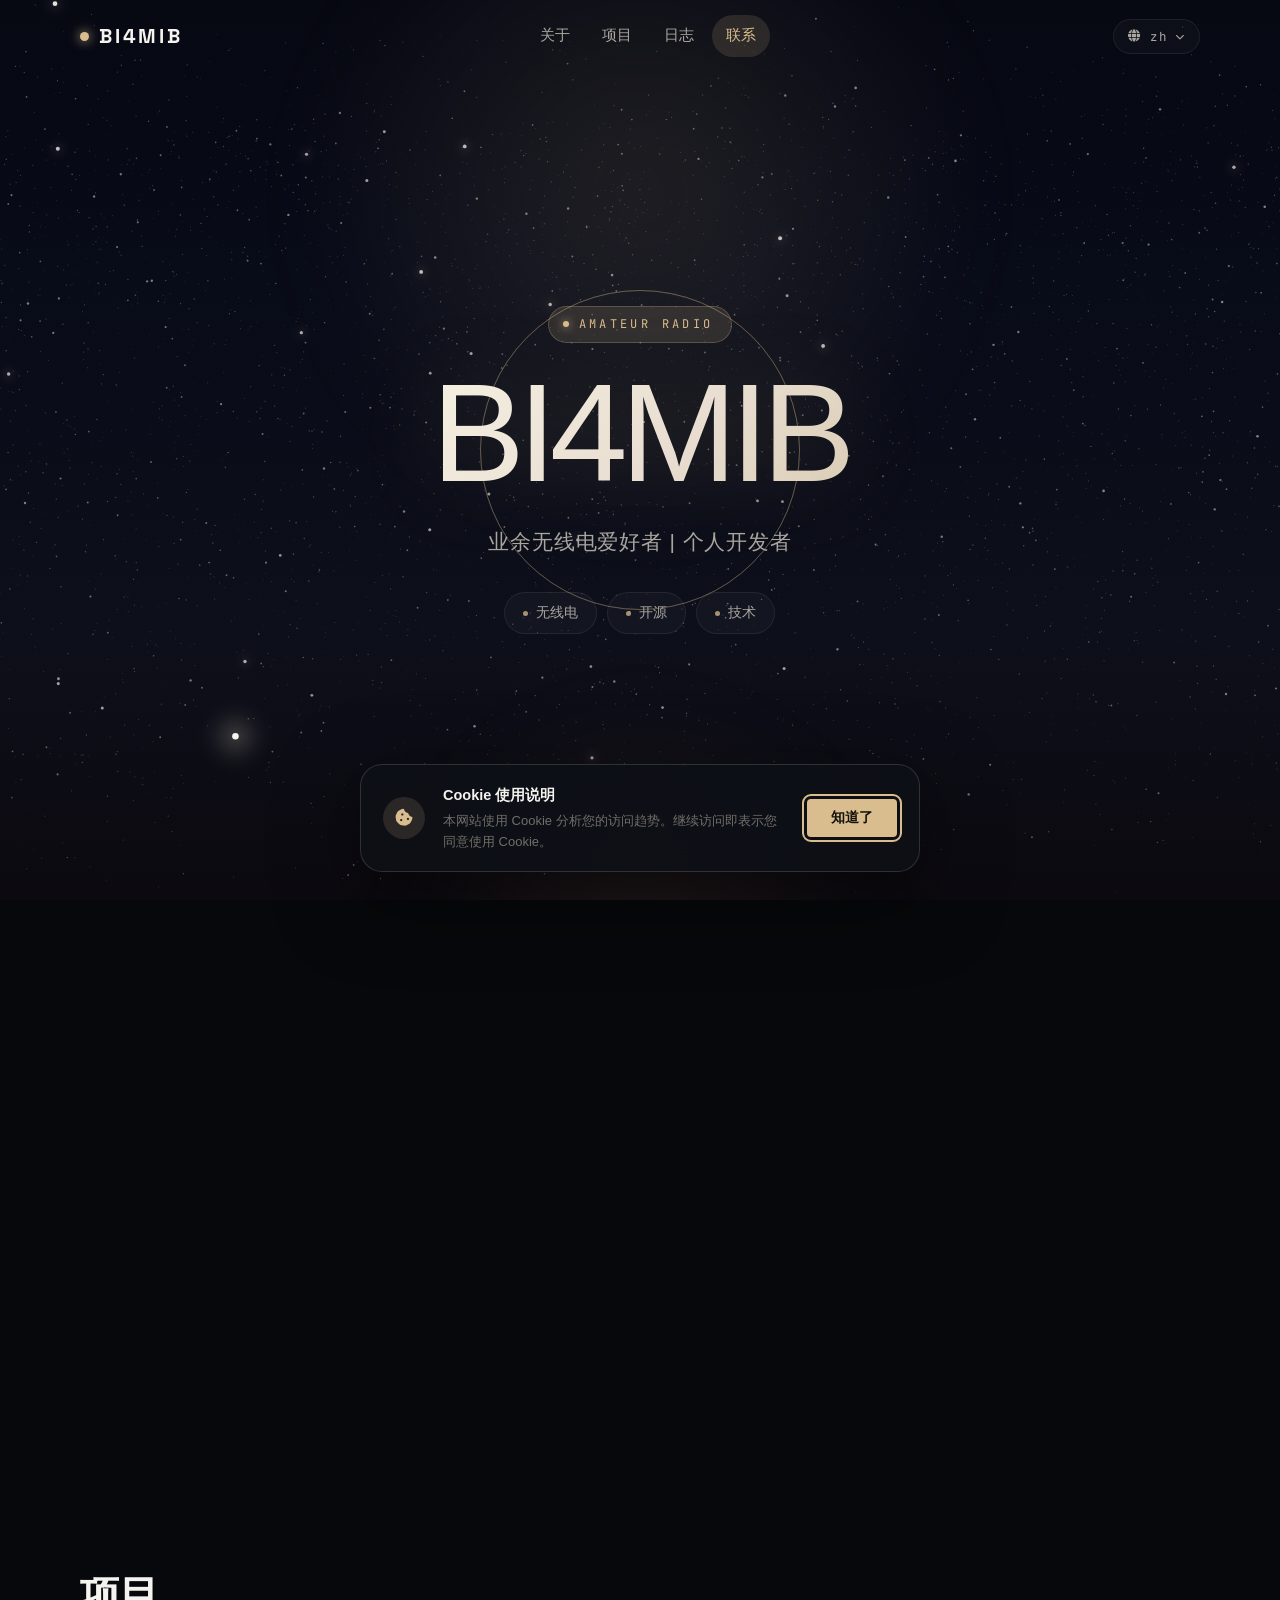
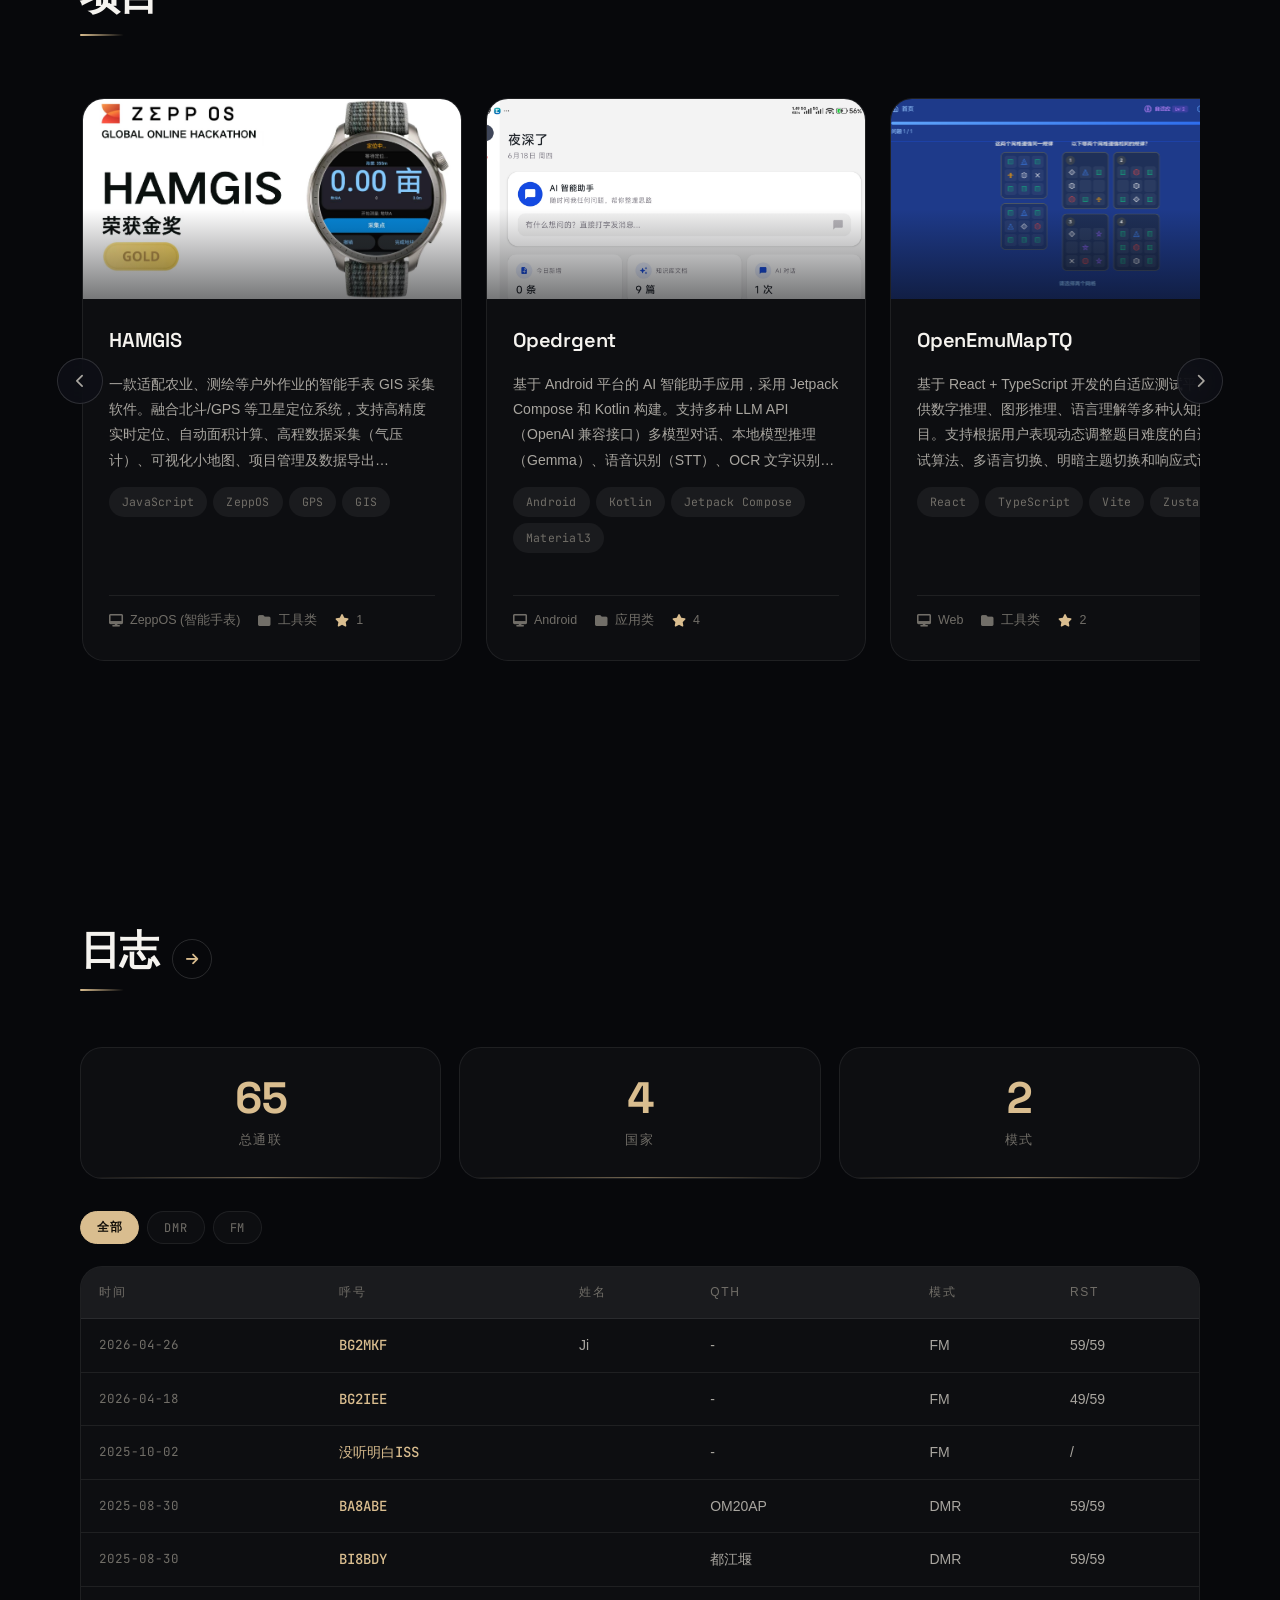
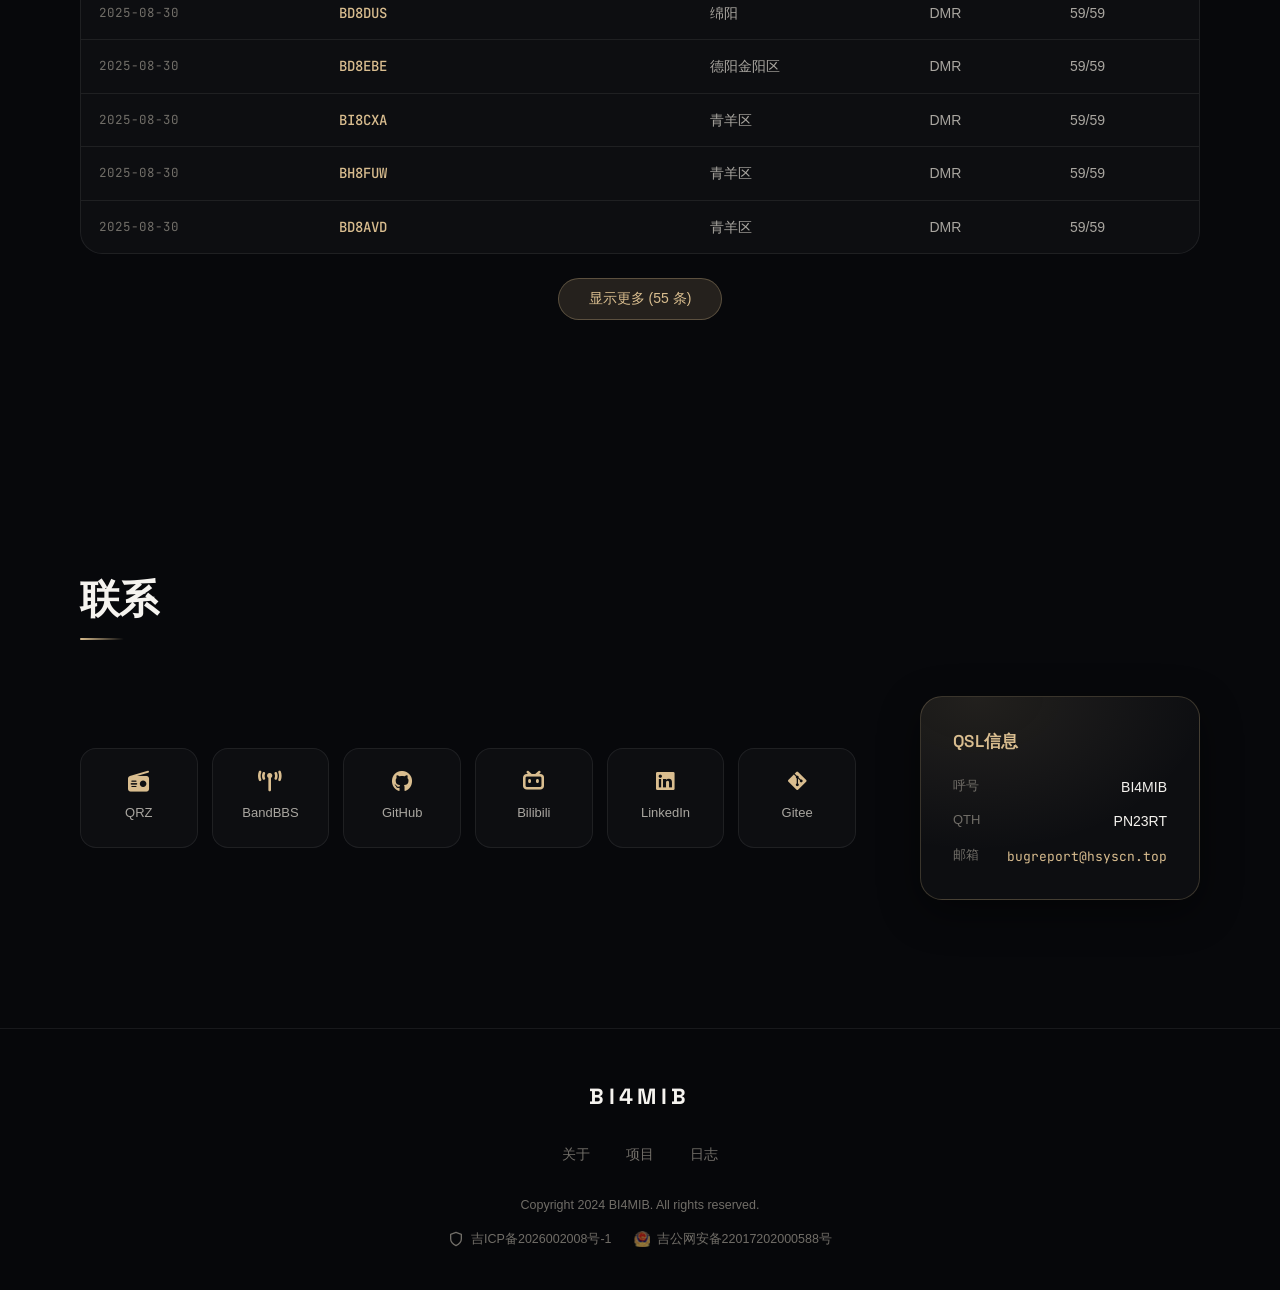
<file: index.html>
<!DOCTYPE html>
<html lang="zh">
<head>
    <meta charset="UTF-8">
    <meta name="viewport" content="width=device-width, initial-scale=1.0">
    <title>BI4MIB - 业余无线电爱好者 | 个人开发者</title>
    <meta name="description" content="BI4MIB 何浩瀚 - 业余无线电爱好者，音乐，无人机竞速(F9U)，小程序开发，社会工作。Amateur Radio Operator, Music, Drone Racing, Mini-program Development, Social Work.">
    <link rel="canonical" href="https://bi4mib.cn/">
    <link rel="alternate" hreflang="zh" href="https://bi4mib.cn/">
    <link rel="alternate" hreflang="en" href="https://bi4mib.cn/index-en.html">
    <link rel="alternate" hreflang="x-default" href="https://bi4mib.cn/">
    <meta property="og:type" content="website">
    <meta property="og:title" content="BI4MIB - Amateur Radio Operator">
    <meta property="og:description" content="何浩瀚 He Haohan - 业余无线电 / Amateur Radio, 音乐 / Music, 无人机竞速 / F9U, 开发 / Development">
    <meta property="og:url" content="https://bi4mib.cn/">
    <meta property="og:site_name" content="BI4MIB.cn">
    <meta property="og:locale" content="zh_CN">
    <meta name="twitter:card" content="summary_large_image">
    <meta name="twitter:title" content="BI4MIB - Amateur Radio Operator">
    <meta name="twitter:description" content="He Haohan BI4MIB - Amateur Radio Station in Changchun, Jilin, China">
    <script type="application/ld+json">{
        "@context": "https://schema.org",
        "@type": "WebSite",
        "name": "BI4MIB",
        "url": "https://bi4mib.cn",
        "description": "何浩瀚 He Haohan - 业余无线电爱好者个人主页",
        "author": {
            "@type": "Person",
            "name": "He Haohan",
            "callsign": "BI4MIB",
            "jobTitle": "Amateur Radio Operator",
            "address": {
                "@type": "PostalAddress",
                "addressLocality": "Changchun",
                "addressRegion": "Jilin",
                "addressCountry": "CN"
            }
        }
    }</script>
    <link rel="preconnect" href="https://cdnjs.cloudflare.com" crossorigin>
    <link rel="dns-prefetch" href="https://flagcdn.com">
    <link rel="stylesheet" href="https://cdnjs.cloudflare.com/ajax/libs/font-awesome/6.5.1/css/all.min.css" integrity="sha512-1PKOgEeU68CJ8K8pF/va8FsM3qMpLprZQX2mWQ4uWTl5iYV9XHnFT0zGzPGLo1BKR+BYbLH7X5MhS0kOHpXfvg==" crossorigin="anonymous" referrerpolicy="no-referrer">
    <link rel="stylesheet" href="css/style.css?v=20261017v3">
<link rel="preconnect" href="https://fonts.googleapis.com">
    <link rel="preconnect" href="https://fonts.gstatic.com" crossorigin>
    <link href="https://fonts.googleapis.com/css2?family=Space+Grotesk:wght@400;500;600;700&family=JetBrains+Mono:wght@400;500&display=swap" rel="stylesheet">
    </head>
<body>
    <!-- Skip Navigation Link -->
    <a href="#main-content" class="skip-link">跳转到主要内容</a>

    <!-- Header -->
    <header class="header" role="banner">
        <div class="header-inner">
            <a href="/" class="logo" aria-label="BI4MIB 首页">BI4MIB</a>

            <nav class="nav" role="navigation" aria-label="主导航">
                <ul class="nav-list" role="menubar">
                    <li role="none"><a href="#about" role="menuitem">关于</a></li>
                    <li role="none"><a href="#projects" role="menuitem">项目</a></li>
                    <li role="none"><a href="/logs.html" role="menuitem">日志</a></li>
                    <li role="none"><a href="#contact" role="menuitem">联系</a></li>
                </ul>
            </nav>

            <div class="lang-switcher" id="langSwitcher">
                <button
                    class="lang-btn"
                    id="langBtn"
                    type="button"
                    aria-haspopup="listbox"
                    aria-expanded="false"
                    aria-controls="langDropdown"
                    aria-label="选择语言"
                >
                    <i class="fas fa-globe" aria-hidden="true"></i>
                    <span id="currentLang">zh</span>
                    <i class="fas fa-chevron-down lang-chevron" aria-hidden="true"></i>
                </button>
                <div
                    class="lang-dropdown"
                    id="langDropdown"
                    role="listbox"
                    aria-label="可用语言"
                    tabindex="-1"
                >
                    <button class="lang-option" data-lang="zh" role="option" tabindex="-1">中文</button>
                    <button class="lang-option" data-lang="en" role="option" tabindex="-1">English</button>
                    <button class="lang-option" data-lang="ja" role="option" tabindex="-1">日本語</button>
                </div>
            </div>

            <button
                class="menu-toggle"
                type="button"
                aria-label="打开菜单"
                aria-expanded="false"
                aria-controls="mobileMenu"
            >
                <span class="menu-bar" aria-hidden="true"></span>
                <span class="menu-bar" aria-hidden="true"></span>
                <span class="menu-bar" aria-hidden="true"></span>
            </button>
        </div>
    </header>

    <!-- Mobile Overlay -->
    <div class="mobile-overlay" aria-hidden="true"></div>

    <!-- Mobile Navigation Menu -->
    <nav
        class="mobile-nav"
        id="mobileMenu"
        role="navigation"
        aria-label="主导航"
        aria-hidden="true"
    >
        <ul class="mobile-nav-list" role="menu">
            <li role="none"><a href="#about" role="menuitem">关于</a></li>
            <li role="none"><a href="#projects" role="menuitem">项目</a></li>
            <li role="none"><a href="/logs.html" role="menuitem">日志</a></li>
            <li role="none"><a href="#contact" role="menuitem">联系</a></li>
        </ul>
    </nav>

    <!-- Main Content -->
    <main id="main-content">

        <!-- Hero Section -->
        <section class="hero" aria-labelledby="hero-title">
            <div class="hero-glow" aria-hidden="true"></div>
            <div class="hero-glow hero-glow--secondary" aria-hidden="true"></div>
            <div class="ripple-ring" aria-hidden="true"></div>
            <div class="ripple-ring" aria-hidden="true"></div>
            <div class="ripple-ring" aria-hidden="true"></div>
            <div class="hero-content">
                <p class="hero-eyebrow" aria-hidden="true">Amateur Radio</p>
                <h1 id="hero-title" class="hero-title">BI4MIB</h1>
                <p class="hero-subtitle">业余无线电爱好者 | 个人开发者</p>
                <div class="hero-tags" role="list" aria-label="标签">
                    <span class="tag" role="listitem">无线电</span>
                    <span class="tag" role="listitem">开源</span>
                    <span class="tag" role="listitem">技术</span>
                </div>
            </div>
            <div class="scroll-indicator" aria-hidden="true">
                <span></span>
            </div>
        </section>

        <!-- Carousel Section -->

        <!-- About Section -->
        <section id="about" class="section about" aria-labelledby="about-title">
            <div class="container">
                <div class="section-header">
                    <h2 id="about-title" class="section-title">关于</h2>
                </div>
                <div class="about-content">
                    <div class="about-avatar">
                        <div class="avatar-glass liquid-shine" aria-hidden="true" role="img" aria-label="头像占位符">B</div>
                    </div>
                    <div class="about-info">
                        <h3 class="about-name">何浩瀚 BI4MIB</h3>
                        <p class="about-callsign">HaohanHe</p>
                        <p class="about-bio">降低认知门槛，普及社工与心理，最大化个人价值。我的核心玩法是多学科融合，打差异化之战；社会工作，计算社科，人工智能，无线电</p>
                    </div>
                </div>
            </div>
        </section>

        <!-- Projects Section -->
        <section id="projects" class="section projects" aria-labelledby="projects-title">
            <div class="container">
                <div class="section-header">
                    <h2 id="projects-title" class="section-title">项目</h2>
                </div>
                <div class="carousel-wrapper">
                    <button class="carousel-btn carousel-prev" aria-label="上一个项目" type="button"><i class="fas fa-chevron-left"></i></button>
                    <div class="carousel-track projects-grid" role="list" aria-label="项目"></div>
                    <button class="carousel-btn carousel-next" aria-label="下一个项目" type="button"><i class="fas fa-chevron-right"></i></button>
                </div>
            </div>
        </section>

        <!-- Reviews Section -->

        <!-- Logs Section -->
        <section id="logs" class="section logs" aria-labelledby="logs-title">
            <div class="container">
                <div class="section-header">
                    <a href="/logs.html" class="section-title-link">
                        <h2 id="logs-title" class="section-title">日志</h2>
                        <span class="section-title-arrow"><i class="fas fa-arrow-right"></i></span>
                    </a>
                </div>
                <div class="logs-stats" role="region" aria-label="统计信息">
                    <div class="log-stat">
                        <span class="stat-value" id="stat-totalQSO">65</span>
                        <span class="stat-label">总通联</span>
                    </div>
                    <div class="log-stat">
                        <span class="stat-value" id="stat-countries"></span>
                        <span class="stat-label">国家</span>
                    </div>
                    <div class="log-stat">
                        <span class="stat-value" id="stat-modes"></span>
                        <span class="stat-label">模式</span>
                    </div>
                </div>
                <div class="logs-table-wrapper">
                    <table class="logs-table" aria-label="通联日志表">
                        <thead>
                            <tr>
                                <th scope="col">时间</th>
                                <th scope="col">呼号</th>
                                <th scope="col">姓名</th>
                                <th scope="col">QTH</th>
                                <th scope="col">模式</th>
                                <th scope="col">RST</th>
                            </tr>
                        </thead>
                        <tbody></tbody>
                    </table>
                </div>
            </div>
        </section>

        <!-- Blog Section -->

        <!-- Contact Section -->
        <section id="contact" class="section contact" aria-labelledby="contact-title">
            <div class="container">
                <div class="section-header">
                    <h2 id="contact-title" class="section-title">联系</h2>
                </div>
                <div class="contact-content">
                    <div class="social-links" role="list" aria-label="社交链接">
                        <a href="https://www.qrz.com/db/BI4MIB" target="_blank" rel="noopener noreferrer" class="social-link" role="listitem" aria-label="QRZ.com">
                            <i class="fas fa-radio" aria-hidden="true"></i>
                            <span>QRZ</span>
                        </a>
                        <a href="https://www.bandbbs.cn/resources/authors/55818/" target="_blank" rel="noopener noreferrer" class="social-link" role="listitem" aria-label="BandBBS">
                            <i class="fas fa-broadcast-tower" aria-hidden="true"></i>
                            <span>BandBBS</span>
                        </a>
                        <a href="https://github.com/HaohanHe/" target="_blank" rel="noopener noreferrer" class="social-link" role="listitem" aria-label="GitHub">
                            <i class="fab fa-github" aria-hidden="true"></i>
                            <span>GitHub</span>
                        </a>
                        <a href="https://space.bilibili.com/355594537" target="_blank" rel="noopener noreferrer" class="social-link" role="listitem" aria-label="Bilibili">
                            <i class="fab fa-bilibili" aria-hidden="true"></i>
                            <span>Bilibili</span>
                        </a>
                        <a href="https://www.linkedin.com/in/bi4mib" target="_blank" rel="noopener noreferrer" class="social-link" role="listitem" aria-label="LinkedIn">
                            <i class="fab fa-linkedin" aria-hidden="true"></i>
                            <span>LinkedIn</span>
                        </a>
                        <a href="https://gitee.com/BI4MIB" target="_blank" rel="noopener noreferrer" class="social-link" role="listitem" aria-label="Gitee">
                            <i class="fab fa-git-alt" aria-hidden="true"></i>
                            <span>Gitee</span>
                        </a>
                    </div>
                    <aside class="qsl-info liquid-shine" aria-labelledby="qsl-info-title">
                        <h3 id="qsl-info-title">QSL信息</h3>
                        <dl>
                            <dt>呼号</dt>
                            <dd>BI4MIB</dd>
                            <dt>QTH</dt>
                            <dd>PN23RT</dd>
                            <dt>邮箱</dt>
                            <dd><a href="mailto:bugreport@hsyscn.top">bugreport@hsyscn.top</a></dd>
                        </dl>
                    </aside>
                </div>
            </div>
        </section>

    </main>

    <!-- Footer -->
    <footer class="footer" role="contentinfo">
        <div class="container">
            <div class="footer-content">
                <div class="footer-logo">BI4MIB</div>
                <nav class="footer-links" aria-label="底部导航">
                    <a href="#about">关于</a>
                    <a href="#projects">项目</a>
                    <a href="#logs">日志</a>
                </nav>
                <div class="footer-copyright">
                    <p>Copyright 2024 BI4MIB. All rights reserved.</p>
                    <div class="footer-beian-wrapper">
                        <a href="https://beian.miit.gov.cn/" target="_blank" rel="noopener noreferrer" class="footer-beian">
                            <svg width="16" height="16" viewBox="0 0 24 24" fill="none" stroke="currentColor" stroke-width="2" stroke-linecap="round" stroke-linejoin="round" aria-hidden="true">
                                <path d="M12 22s8-4 8-10V5l-8-3-8 3v7c0 6 8 10 8 10z"></path>
                            </svg>
                            吉ICP备2026002008号-1
                        </a>
                        <a href="https://beian.mps.gov.cn/#/query/webSearch?code=22017202000588" target="_blank" rel="noreferrer" class="footer-beian police-beian">
                            <img src="备案图标.png" alt="" class="beian-icon" width="16" height="16">
                            吉公网安备22017202000588号
                        </a>
                    </div>
                </div>
            </div>
        </div>
    </footer>

    <!-- Cookie Consent Banner -->
    <div
        class="cookie-banner"
        id="cookieBanner"
        role="dialog"
        aria-modal="false"
        aria-labelledby="cookieTitle"
        aria-describedby="cookieDesc"
    >
        <div class="cookie-content">
            <div class="cookie-icon" aria-hidden="true">
                <i class="fas fa-cookie-bite"></i>
            </div>
            <div class="cookie-text">
                <h4 id="cookieTitle">Cookie 使用说明</h4>
                <p id="cookieDesc">本网站使用 Cookie 分析您的访问趋势。继续访问即表示您同意使用 Cookie。</p>
            </div>
            <div class="cookie-actions">
                <button class="cookie-btn cookie-accept" id="cookieAccept" type="button">知道了</button>
            </div>
        </div>
    </div>

    <script type="application/json" id="inline-projects">{"projects":[{"id":"hamgis","name":"HAMGIS","description":"一款适配农业、测绘等户外作业的智能手表 GIS 采集软件。融合北斗/GPS 等卫星定位系统，支持高精度实时定位、自动面积计算、高程数据采集（气压计）、可视化小地图、项目管理及数据导出（CSV/JSON/GeoJSON/KML）等功能。基于 Zepp OS 框架开发。","category":"工具类","platform":"ZeppOS (智能手表)","tags":["JavaScript","ZeppOS","GPS","GIS","北斗定位","气压计"],"downloads":18277,"stars":1,"links":{"github":"https://github.com/HaohanHe/HAMGIS"},"images":["1774270392249.jpg"],"status":"active","createdAt":"2026-03-23","updatedAt":"2026-04-21"},{"id":"opedrgent","name":"Opedrgent","description":"基于 Android 平台的 AI 智能助手应用，采用 Jetpack Compose 和 Kotlin 构建。支持多种 LLM API（OpenAI 兼容接口）多模型对话、本地模型推理（Gemma）、语音识别（STT）、OCR 文字识别、浏览器接管、知识发芽引擎（AI 洞察生成）、会议转录、深度研究、工具系统及会话记忆管理等功能。","category":"应用类","platform":"Android","tags":["Android","Kotlin","Jetpack Compose","Material3","LLM","STT","TTS","OCR","PDF","WebView","Tool Call","Local Model"],"downloads":0,"stars":4,"links":{"github":"https://github.com/HaohanHe/Opedrgent"},"images":["top.hsyscn.opedrgent.jpg"],"status":"active","createdAt":"2026-01-01","updatedAt":"2026-06-13"},{"id":"openemumaptq","name":"OpenEmuMapTQ","description":"基于 React + TypeScript 开发的自适应测试平台，提供数字推理、图形推理、语言理解等多种认知挑战题目。支持根据用户表现动态调整题目难度的自适应测试算法、多语言切换、明暗主题切换和响应式设计，适用于测评前的练习场景。","category":"工具类","platform":"Web","tags":["React","TypeScript","Vite","Zustand","Tailwind CSS","React Router"],"downloads":0,"stars":2,"links":{"github":"https://github.com/HaohanHe/OpenEmuMapTQ"},"images":["maptq.png"],"status":"active","createdAt":"2026-01-01","updatedAt":"2026-06-13"},{"id":"hrt-for-vela","name":"Hrt-for-Vela","description":"基于小米快应用 Vela 平台开发的小米手表位置显示应用。能实时获取手表的 GPS 位置信息，将其转换为业余无线电爱好者常用的 Maidenhead Locator 网格坐标格式，同时显示当前时间和经纬度坐标，方便火腿（HAM）在户外通联时报出位置。","category":"工具类","platform":"Android (小米手表)","tags":["JavaScript","快应用","Vela平台","小米手表","GPS","Maidenhead Locator"],"downloads":0,"stars":2,"links":{"github":"https://github.com/HaohanHe/Hrt-for-Vela"},"images":[],"status":"active","createdAt":"2026-01-01","updatedAt":"2026-06-13"},{"id":"rutype-for-zeppos","name":"RUtype-for-zeppos","description":"专为 ZeppOS 平台设计的俄语键盘输入法应用。支持在智能手表设备上输入俄文字符，提供完整的键盘界面与功能，包括大小写切换、预览区域、清除等。可作为系统输入法进行配置。","category":"工具类","platform":"ZeppOS (智能手表)","tags":["JavaScript","ZeppOS","Keyboard","Input Method","Mobile App"],"downloads":0,"stars":1,"links":{"github":"https://github.com/HaohanHe/RUtype-for-zeppos"},"images":[],"status":"active","createdAt":"2026-01-01","updatedAt":"2026-06-13"},{"id":"hamgis-drop","name":"HAMGIS-drop","description":"Android 数据接收端应用，用于接收来自 HAMGIS 手表端的地理测量数据。提供 HTTP 服务器和 BLE 服务器两种数据接收方式，支持 CSV、JSON、GeoJSON 和 KML 多种格式导出，支持中/英/日国际化，采用 Material Design 3 UI 设计。","category":"工具类","platform":"Android","tags":["Android","Kotlin","Jetpack Compose","NanoHTTPD","BLE"],"downloads":0,"stars":1,"links":{"github":"https://github.com/HaohanHe/HAMGIS-drop"},"images":[],"status":"active","createdAt":"2026-01-01","updatedAt":"2026-06-13"},{"id":"haohanhe-github-io","name":"haohanhe.github.io","description":"个人综合信息门户网站，包含首页展示、信息门户入口、团队介绍、支付捐赠页面及心理测评等功能模块。采用响应式设计，集成轮播图、图片懒加载等交互效果，同时包含心理测试问卷和图像处理工具。","category":"应用类","platform":"Web","tags":["HTML5","CSS3","JavaScript","Responsive Design"],"downloads":0,"stars":2,"links":{"github":"https://github.com/HaohanHe/haohanhe.github.io"},"images":[],"status":"active","createdAt":"2026-01-01","updatedAt":"2026-06-13"},{"id":"father-participation-china","name":"father-participation-china","description":"\"父亲参与家庭教育\"主题实证研究的公开数据集及分析代码。基于中国东部地区家长调查数据，运用相关分析、回归分析、中介效应分析、结构方程模型等方法验证影响因素。研究发现认知和能力是主要预测因子，工作压力影响有限，且存在\"学历悖论\"现象——低学历父亲参与度反而更高。","category":"研究数据集 / 学术数据","platform":"CLI / 命令行工具","tags":["JavaScript","Node.js","Excel数据分析","统计学分析","数据可视化"],"downloads":0,"stars":1,"links":{"github":"https://github.com/HaohanHe/father-participation-china"},"images":[],"status":"active","createdAt":"2026-01-01","updatedAt":"2026-06-13"},{"id":"ai-guardian","name":"AI Guardian V2","description":"AI Guardian V2 是为 AI Agent（如 OpenClaw、AutoClaw）设计的系统级 EDR（终端检测和响应）安全系统。运行于操作系统内核态与用户态结合层，能够实时监控并阻断 AI Agent 的恶意操作（误删文件、执行危险代码等），防止 AI \"犯浑\"。具备跨平台支持（Windows/Linux）、AI 分析引擎和实时拦截能力。","category":"工具类","platform":"Desktop / 跨平台 (Windows/Linux)","tags":["Rust","TypeScript","Node.js","Electron","React","eBPF","C/C++","Windows Driver"],"downloads":0,"stars":1,"links":{"github":"https://github.com/HaohanHe/ai-guardian"},"images":[],"status":"active","createdAt":"2026-01-01","updatedAt":"2026-06-13"},{"id":"mujibot","name":"Mujibot","description":"轻量级个人 AI 助手引擎，专为低配置 ARM 设备（玩客云、树莓派等）设计。使用 Go 语言实现单二进制部署，空闲内存小于 10MB，启动迅速。支持 Telegram/Discord/飞书等多渠道接入，集成 OpenAI/Claude/Ollama 等 LLM，具备工具系统（文件读写、命令执行、网页搜索）和长期记忆功能，提供 Web 调试界面。","category":"工具类 / 应用类","platform":"跨平台 (ARMv7/ARM64/x86_64, Linux/树莓派)","tags":["Go","Docker","Linux","ARM","RESTful API","LLM","AI","Multi-channel Bot","Web UI"],"downloads":0,"stars":1,"links":{"github":"https://github.com/HaohanHe/Mujibot"},"images":[],"status":"active","createdAt":"2026-01-01","updatedAt":"2026-06-13"},{"id":"hamradiotools","name":"HamRadiotools","description":"为业余无线电爱好者设计的 Android 全工具集应用。核心功能包括天线指向计算器（方位角计算+指南针可视化）、多地图集成（Google Maps/高德/腾讯/百度地图）、Maidenhead 定位系统转换（经纬度↔网格坐标）。采用现代 UI 设计，基于 Jetpack Compose + Kotlin 实现。","category":"工具类","platform":"Android","tags":["Android","Kotlin","Jetpack Compose","GPS","Compass","Map Integration"],"downloads":0,"stars":2,"links":{"github":"https://github.com/HaohanHe/HamRadiotools"},"images":[],"status":"active","createdAt":"2026-01-01","updatedAt":"2026-06-13"},{"id":"ataraproject-sim","name":"ataraproject-sim","description":"Atara（atarashii，取日语\"新\"之意）项目仿真程序——一个以独特命名参赛的作品。使用 Python 开发，用于项目流程与方案的仿真推演。","category":"参赛作品","platform":"Python / CLI","tags":["Python","Simulation","竞赛"],"downloads":0,"stars":0,"links":{"github":"https://github.com/HaohanHe/ataraproject-sim"},"images":[],"status":"active","createdAt":"2026-10-03","updatedAt":"2026-10-07"},{"id":"mbdsdr","name":"MBDSDR","description":"AI 驱动的 SDR 与 VNA 一体化系统：通过 MCP 协议向 LLM 暴露可调用工具，关键操作带人工审批门控。C++/Qt6 + Python + Flutter 跨端实现，让软件无线电与矢量网络分析进入 AI 可控时代。","category":"工具类 / 硬件类","platform":"跨平台 (C++/Qt6 + Flutter)","tags":["SDR","VNA","MCP","LLM","C++","Qt6","Python","Flutter","AI"],"downloads":0,"stars":1,"links":{"github":"https://github.com/HaohanHe/MBDSDR"},"images":[],"status":"active","createdAt":"2026-09-17","updatedAt":"2026-10-15"},{"id":"mfpv50c","name":"MFPV50C","description":"Minecraft FPV 模组——把 FPV 穿越机竞速搬进 MC（V me 50 的浪漫）。在方块世界里练习抬头、穿门、压弯，竞速计时与视角跟随一应俱全。","category":"游戏模组","platform":"Minecraft (Java)","tags":["Minecraft","Mod","FPV","Kotlin"],"downloads":0,"stars":1,"links":{"github":"https://github.com/HaohanHe/MFPV50C"},"images":[],"status":"active","createdAt":"2026-09-29","updatedAt":"2026-10-02"},{"id":"railway-commuting-japan","name":"Railway Commuting & Demographics in Japan","description":"日本铁路通勤与人口结构研究的复现包（SSDSE 2026 论文，Zenodo DOI）。基于日本公开统计数据的完整分析代码与数据，复现通勤模式与人口统计变量之间的关联发现。","category":"研究数据集 / 学术数据","platform":"Python / 学术复现","tags":["Python","复现研究","SSDSE","Zenodo","社会学"],"downloads":0,"stars":1,"links":{"github":"https://github.com/HaohanHe/Railway-Commuting-and-Demographics-in-Japan-Replication-Package"},"images":[],"status":"active","createdAt":"2026-08-13","updatedAt":"2026-09-26"}],"total":15}</script>
    <script src="js/sky.js?v=20261017v3" defer></script>
    <script src="js/main.js?v=20261017v3" defer></script>
</body>
</html>
</file>
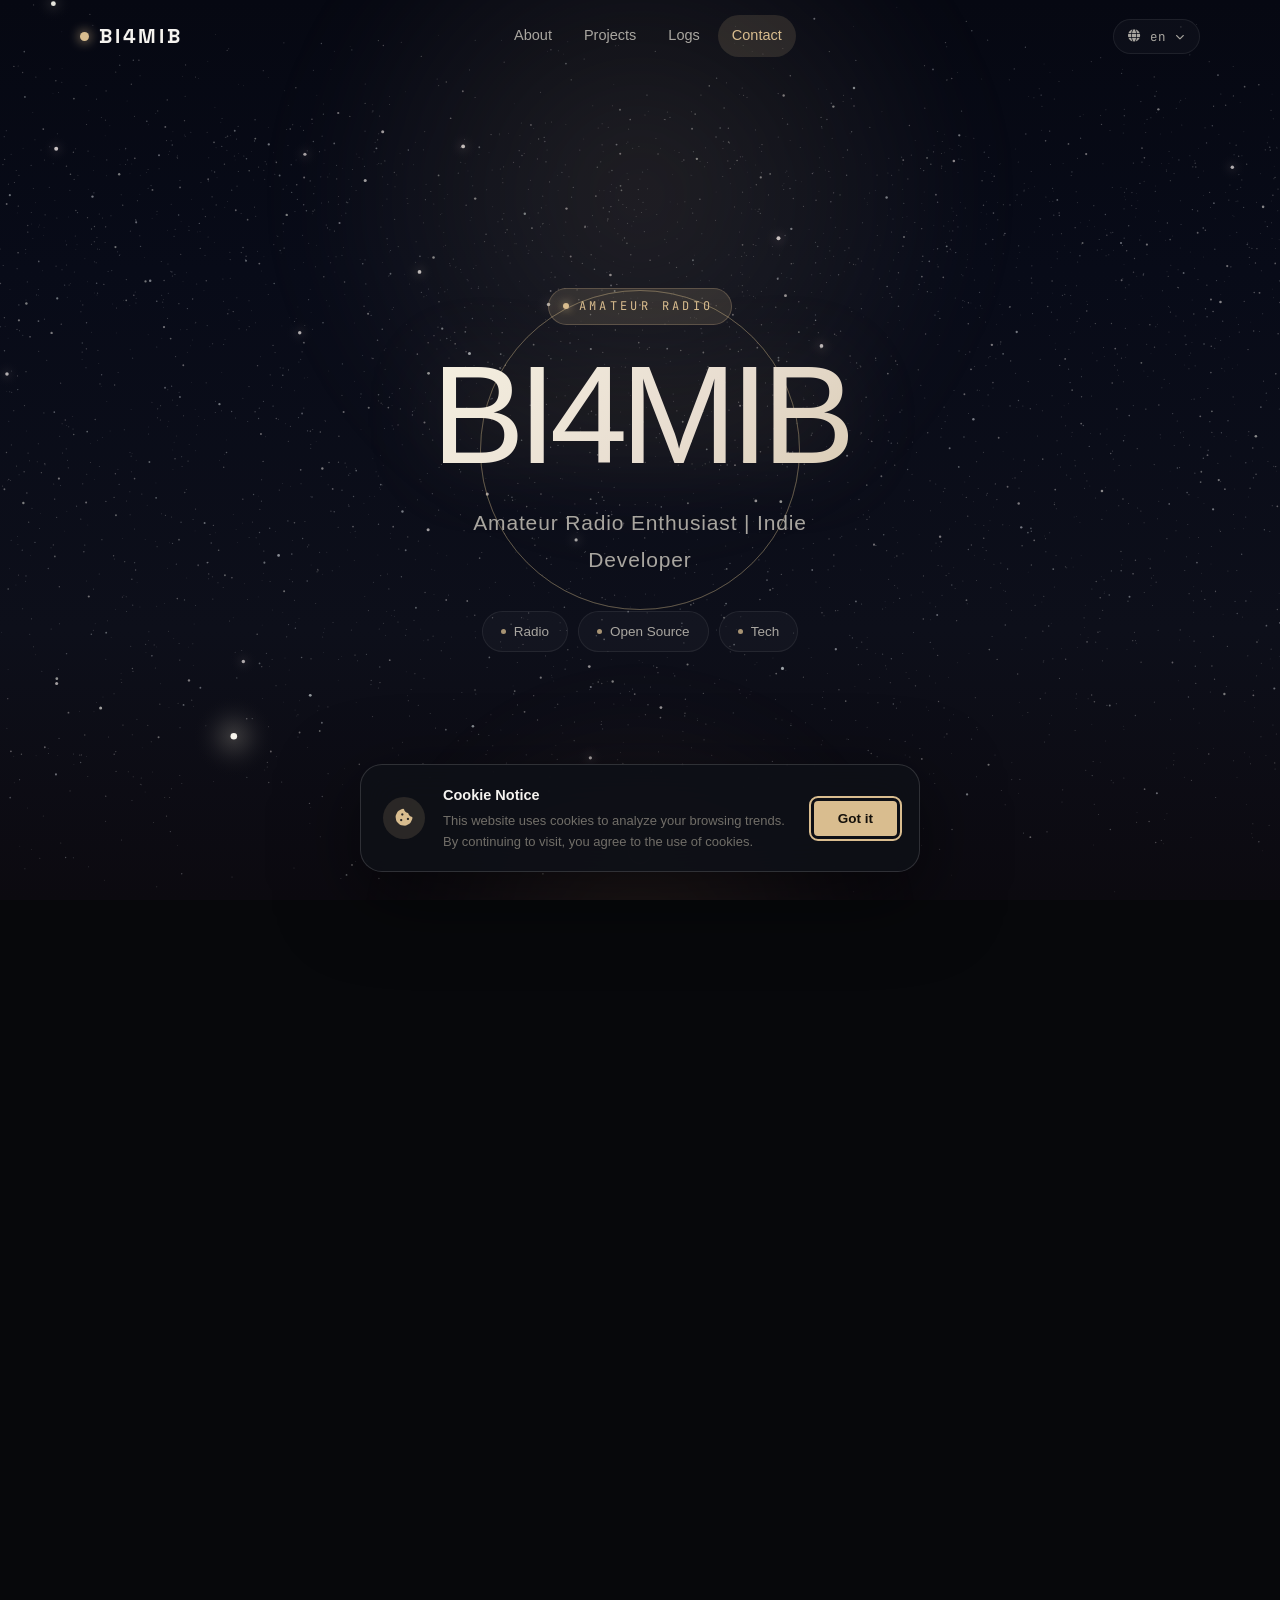
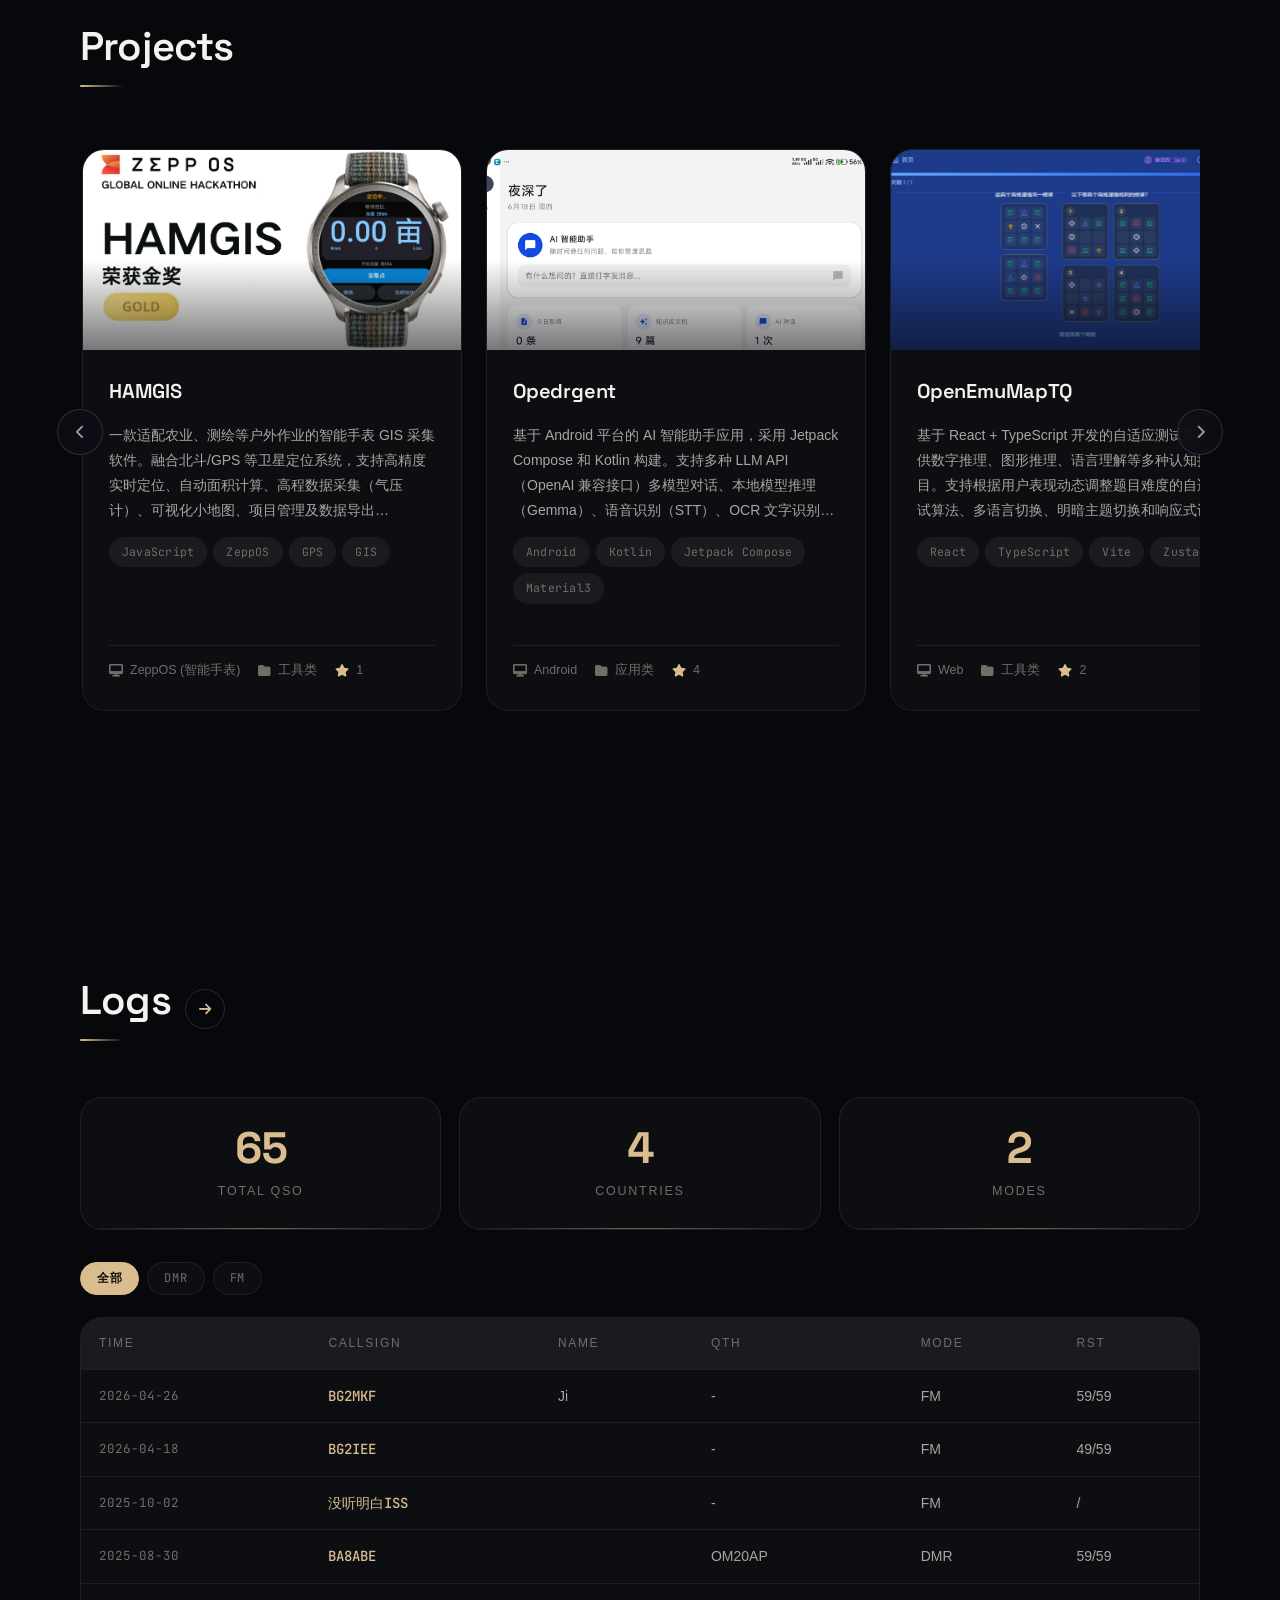
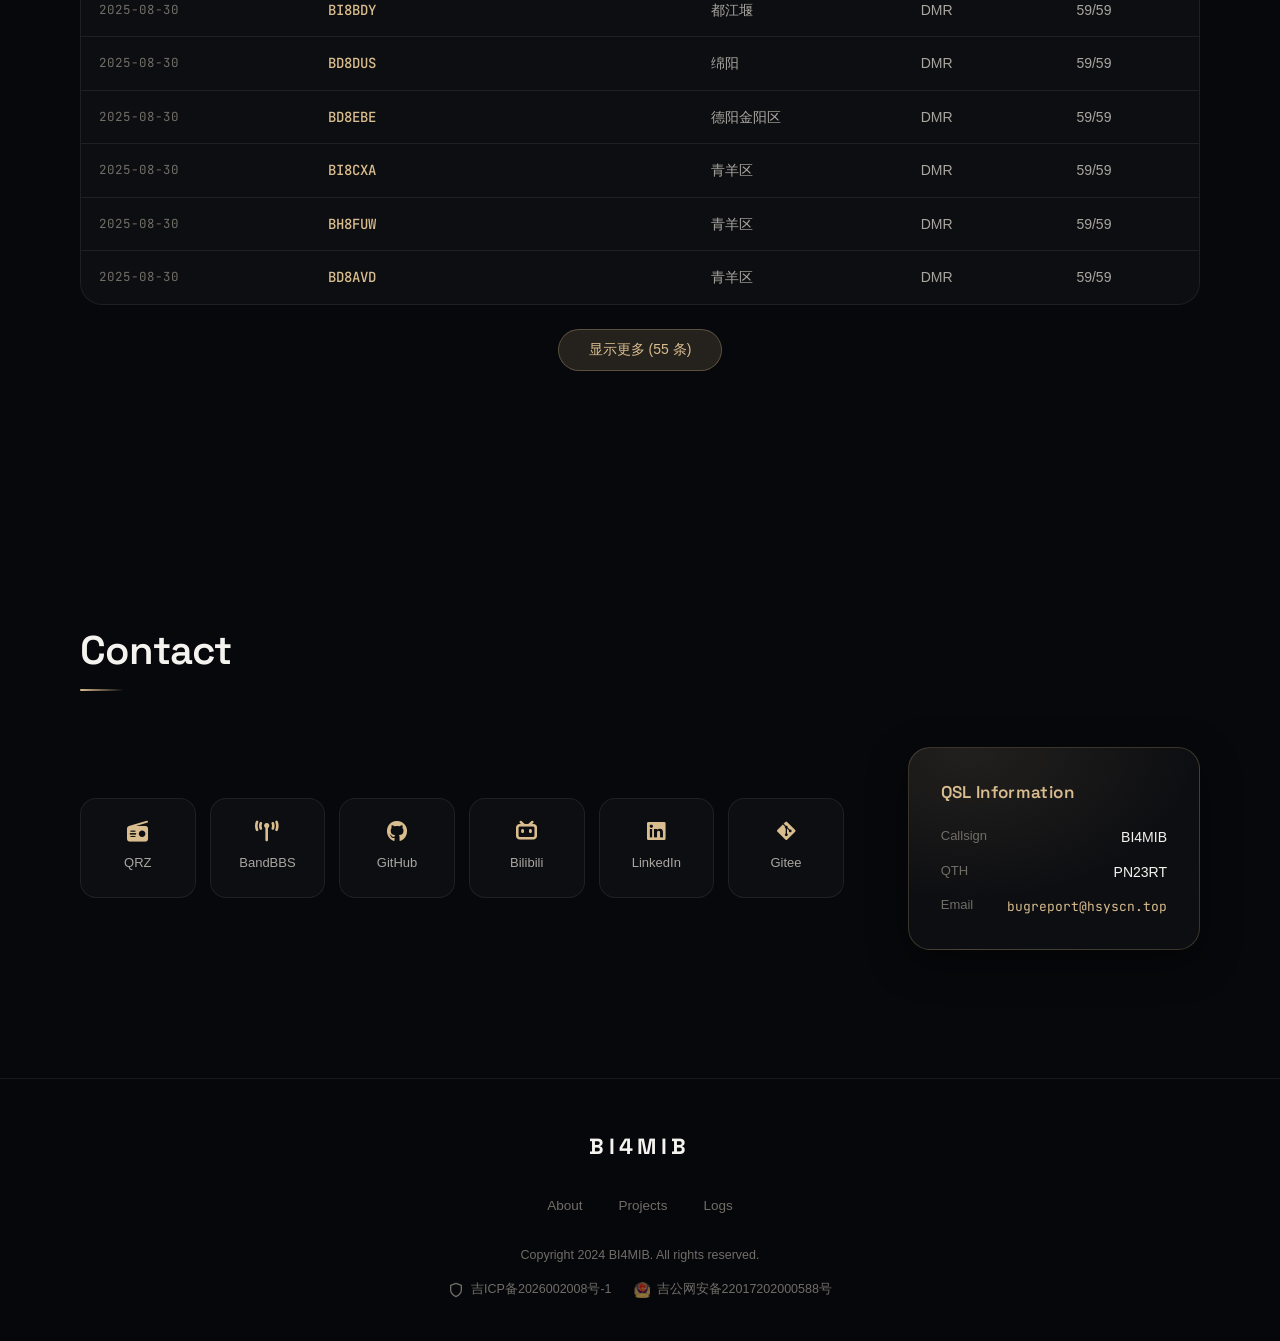
<file: index-en.html>
<!DOCTYPE html>
<html lang="en">
<head>
    <meta charset="UTF-8">
    <meta name="viewport" content="width=device-width, initial-scale=1.0">
    <title>BI4MIB - Amateur Radio Enthusiast | Indie Developer</title>
    <meta name="description" content="BI4MIB 何浩瀚 - 业余无线电爱好者，音乐，无人机竞速(F9U)，小程序开发，社会工作。Amateur Radio Operator, Music, Drone Racing, Mini-program Development, Social Work.">
    <link rel="canonical" href="https://bi4mib.cn/">
    <link rel="alternate" hreflang="zh" href="https://bi4mib.cn/">
    <link rel="alternate" hreflang="en" href="https://bi4mib.cn/index-en.html">
    <link rel="alternate" hreflang="x-default" href="https://bi4mib.cn/">
    <meta property="og:type" content="website">
    <meta property="og:title" content="BI4MIB - Amateur Radio Operator">
    <meta property="og:description" content="何浩瀚 He Haohan - 业余无线电 / Amateur Radio, 音乐 / Music, 无人机竞速 / F9U, 开发 / Development">
    <meta property="og:url" content="https://bi4mib.cn/index-en.html">
    <meta property="og:site_name" content="BI4MIB.cn">
    <meta property="og:locale" content="en_US">
    <meta name="twitter:card" content="summary_large_image">
    <meta name="twitter:title" content="BI4MIB - Amateur Radio Operator">
    <meta name="twitter:description" content="He Haohan BI4MIB - Amateur Radio Station in Changchun, Jilin, China">
    <script type="application/ld+json">{
        "@context": "https://schema.org",
        "@type": "WebSite",
        "name": "BI4MIB",
        "url": "https://bi4mib.cn",
        "description": "何浩瀚 He Haohan - 业余无线电爱好者个人主页",
        "author": {
            "@type": "Person",
            "name": "He Haohan",
            "callsign": "BI4MIB",
            "jobTitle": "Amateur Radio Operator",
            "address": {
                "@type": "PostalAddress",
                "addressLocality": "Changchun",
                "addressRegion": "Jilin",
                "addressCountry": "CN"
            }
        }
    }</script>
    <link rel="preconnect" href="https://cdnjs.cloudflare.com" crossorigin>
    <link rel="dns-prefetch" href="https://flagcdn.com">
    <link rel="stylesheet" href="https://cdnjs.cloudflare.com/ajax/libs/font-awesome/6.5.1/css/all.min.css" integrity="sha512-1PKOgEeU68CJ8K8pF/va8FsM3qMpLprZQX2mWQ4uWTl5iYV9XHnFT0zGzPGLo1BKR+BYbLH7X5MhS0kOHpXfvg==" crossorigin="anonymous" referrerpolicy="no-referrer">
    <link rel="stylesheet" href="css/style.css?v=20261017v3">
<link rel="preconnect" href="https://fonts.googleapis.com">
    <link rel="preconnect" href="https://fonts.gstatic.com" crossorigin>
    <link href="https://fonts.googleapis.com/css2?family=Space+Grotesk:wght@400;500;600;700&family=JetBrains+Mono:wght@400;500&display=swap" rel="stylesheet">
    </head>
<body>
    <!-- Skip Navigation Link -->
    <a href="#main-content" class="skip-link">Skip to main content</a>

    <!-- Header -->
    <header class="header" role="banner">
        <div class="header-inner">
            <a href="/" class="logo" aria-label="BI4MIB Home">BI4MIB</a>

            <nav class="nav" role="navigation" aria-label="Main navigation">
                <ul class="nav-list" role="menubar">
                    <li role="none"><a href="#about" role="menuitem">About</a></li>
                    <li role="none"><a href="#projects" role="menuitem">Projects</a></li>
                    <li role="none"><a href="/logs.html" role="menuitem">Logs</a></li>
                    <li role="none"><a href="#contact" role="menuitem">Contact</a></li>
                </ul>
            </nav>

            <div class="lang-switcher" id="langSwitcher">
                <button
                    class="lang-btn"
                    id="langBtn"
                    type="button"
                    aria-haspopup="listbox"
                    aria-expanded="false"
                    aria-controls="langDropdown"
                    aria-label="Select language"
                >
                    <i class="fas fa-globe" aria-hidden="true"></i>
                    <span id="currentLang">en</span>
                    <i class="fas fa-chevron-down lang-chevron" aria-hidden="true"></i>
                </button>
                <div
                    class="lang-dropdown"
                    id="langDropdown"
                    role="listbox"
                    aria-label="Available languages"
                    tabindex="-1"
                >
                    <button class="lang-option" data-lang="zh" role="option" tabindex="-1">中文</button>
                    <button class="lang-option" data-lang="en" role="option" tabindex="-1">English</button>
                    <button class="lang-option" data-lang="ja" role="option" tabindex="-1">日本語</button>
                </div>
            </div>

            <button
                class="menu-toggle"
                type="button"
                aria-label="Open menu"
                aria-expanded="false"
                aria-controls="mobileMenu"
            >
                <span class="menu-bar" aria-hidden="true"></span>
                <span class="menu-bar" aria-hidden="true"></span>
                <span class="menu-bar" aria-hidden="true"></span>
            </button>
        </div>
    </header>

    <!-- Mobile Overlay -->
    <div class="mobile-overlay" aria-hidden="true"></div>

    <!-- Mobile Navigation Menu -->
    <nav
        class="mobile-nav"
        id="mobileMenu"
        role="navigation"
        aria-label="Main navigation"
        aria-hidden="true"
    >
        <ul class="mobile-nav-list" role="menu">
            <li role="none"><a href="#about" role="menuitem">About</a></li>
            <li role="none"><a href="#projects" role="menuitem">Projects</a></li>
            <li role="none"><a href="/logs.html" role="menuitem">Logs</a></li>
            <li role="none"><a href="#contact" role="menuitem">Contact</a></li>
        </ul>
    </nav>

    <!-- Main Content -->
    <main id="main-content">

        <!-- Hero Section -->
        <section class="hero" aria-labelledby="hero-title">
            <div class="hero-glow" aria-hidden="true"></div>
            <div class="hero-glow hero-glow--secondary" aria-hidden="true"></div>
            <div class="ripple-ring" aria-hidden="true"></div>
            <div class="ripple-ring" aria-hidden="true"></div>
            <div class="ripple-ring" aria-hidden="true"></div>
            <div class="hero-content">
                <p class="hero-eyebrow" aria-hidden="true">Amateur Radio</p>
                <h1 id="hero-title" class="hero-title">BI4MIB</h1>
                <p class="hero-subtitle">Amateur Radio Enthusiast | Indie Developer</p>
                <div class="hero-tags" role="list" aria-label="Tags">
                    <span class="tag" role="listitem">Radio</span>
                    <span class="tag" role="listitem">Open Source</span>
                    <span class="tag" role="listitem">Tech</span>
                </div>
            </div>
            <div class="scroll-indicator" aria-hidden="true">
                <span></span>
            </div>
        </section>

        <!-- Carousel Section -->

        <!-- About Section -->
        <section id="about" class="section about" aria-labelledby="about-title">
            <div class="container">
                <div class="section-header">
                    <h2 id="about-title" class="section-title">About</h2>
                </div>
                <div class="about-content">
                    <div class="about-avatar">
                        <div class="avatar-glass liquid-shine" aria-hidden="true" role="img" aria-label="Avatar placeholder">B</div>
                    </div>
                    <div class="about-info">
                        <h3 class="about-name">何浩瀚 BI4MIB</h3>
                        <p class="about-callsign">HaohanHe</p>
                        <p class="about-bio">Lowering cognitive barriers, popularizing social work and psychology, maximizing personal value. My core approach is interdisciplinary integration and differentiation strategy. Social work, computational social science, AI, and radio</p>
                    </div>
                </div>
            </div>
        </section>

        <!-- Projects Section -->
        <section id="projects" class="section projects" aria-labelledby="projects-title">
            <div class="container">
                <div class="section-header">
                    <h2 id="projects-title" class="section-title">Projects</h2>
                </div>
                <div class="carousel-wrapper">
                    <button class="carousel-btn carousel-prev" aria-label="上一个项目" type="button"><i class="fas fa-chevron-left"></i></button>
                    <div class="carousel-track projects-grid" role="list" aria-label="Projects"></div>
                    <button class="carousel-btn carousel-next" aria-label="下一个项目" type="button"><i class="fas fa-chevron-right"></i></button>
                </div>
            </div>
        </section>

        <!-- Reviews Section -->

        <!-- Logs Section -->
        <section id="logs" class="section logs" aria-labelledby="logs-title">
            <div class="container">
                <div class="section-header">
                    <a href="/logs.html" class="section-title-link">
                        <h2 id="logs-title" class="section-title">Logs</h2>
                        <span class="section-title-arrow"><i class="fas fa-arrow-right"></i></span>
                    </a>
                </div>
                <div class="logs-stats" role="region" aria-label="Statistics">
                    <div class="log-stat">
                        <span class="stat-value" id="stat-totalQSO">65</span>
                        <span class="stat-label">Total QSO</span>
                    </div>
                    <div class="log-stat">
                        <span class="stat-value" id="stat-countries"></span>
                        <span class="stat-label">Countries</span>
                    </div>
                    <div class="log-stat">
                        <span class="stat-value" id="stat-modes"></span>
                        <span class="stat-label">Modes</span>
                    </div>
                </div>
                <div class="logs-table-wrapper">
                    <table class="logs-table" aria-label="QSO log table">
                        <thead>
                            <tr>
                                <th scope="col">Time</th>
                                <th scope="col">Callsign</th>
                                <th scope="col">Name</th>
                                <th scope="col">QTH</th>
                                <th scope="col">Mode</th>
                                <th scope="col">RST</th>
                            </tr>
                        </thead>
                        <tbody></tbody>
                    </table>
                </div>
            </div>
        </section>

        <!-- Blog Section -->

        <!-- Contact Section -->
        <section id="contact" class="section contact" aria-labelledby="contact-title">
            <div class="container">
                <div class="section-header">
                    <h2 id="contact-title" class="section-title">Contact</h2>
                </div>
                <div class="contact-content">
                    <div class="social-links" role="list" aria-label="Social links">
                        <a href="https://www.qrz.com/db/BI4MIB" target="_blank" rel="noopener noreferrer" class="social-link" role="listitem" aria-label="QRZ.com">
                            <i class="fas fa-radio" aria-hidden="true"></i>
                            <span>QRZ</span>
                        </a>
                        <a href="https://www.bandbbs.cn/resources/authors/55818/" target="_blank" rel="noopener noreferrer" class="social-link" role="listitem" aria-label="BandBBS">
                            <i class="fas fa-broadcast-tower" aria-hidden="true"></i>
                            <span>BandBBS</span>
                        </a>
                        <a href="https://github.com/HaohanHe/" target="_blank" rel="noopener noreferrer" class="social-link" role="listitem" aria-label="GitHub">
                            <i class="fab fa-github" aria-hidden="true"></i>
                            <span>GitHub</span>
                        </a>
                        <a href="https://space.bilibili.com/355594537" target="_blank" rel="noopener noreferrer" class="social-link" role="listitem" aria-label="Bilibili">
                            <i class="fab fa-bilibili" aria-hidden="true"></i>
                            <span>Bilibili</span>
                        </a>
                        <a href="https://www.linkedin.com/in/bi4mib" target="_blank" rel="noopener noreferrer" class="social-link" role="listitem" aria-label="LinkedIn">
                            <i class="fab fa-linkedin" aria-hidden="true"></i>
                            <span>LinkedIn</span>
                        </a>
                        <a href="https://gitee.com/BI4MIB" target="_blank" rel="noopener noreferrer" class="social-link" role="listitem" aria-label="Gitee">
                            <i class="fab fa-git-alt" aria-hidden="true"></i>
                            <span>Gitee</span>
                        </a>
                    </div>
                    <aside class="qsl-info liquid-shine" aria-labelledby="qsl-info-title">
                        <h3 id="qsl-info-title">QSL Information</h3>
                        <dl>
                            <dt>Callsign</dt>
                            <dd>BI4MIB</dd>
                            <dt>QTH</dt>
                            <dd>PN23RT</dd>
                            <dt>Email</dt>
                            <dd><a href="mailto:bugreport@hsyscn.top">bugreport@hsyscn.top</a></dd>
                        </dl>
                    </aside>
                </div>
            </div>
        </section>

    </main>

    <!-- Footer -->
    <footer class="footer" role="contentinfo">
        <div class="container">
            <div class="footer-content">
                <div class="footer-logo">BI4MIB</div>
                <nav class="footer-links" aria-label="Footer navigation">
                    <a href="#about">About</a>
                    <a href="#projects">Projects</a>
                    <a href="#logs">Logs</a>
                </nav>
                <div class="footer-copyright">
                    <p>Copyright 2024 BI4MIB. All rights reserved.</p>
                    <div class="footer-beian-wrapper">
                        <a href="https://beian.miit.gov.cn/" target="_blank" rel="noopener noreferrer" class="footer-beian">
                            <svg width="16" height="16" viewBox="0 0 24 24" fill="none" stroke="currentColor" stroke-width="2" stroke-linecap="round" stroke-linejoin="round" aria-hidden="true">
                                <path d="M12 22s8-4 8-10V5l-8-3-8 3v7c0 6 8 10 8 10z"></path>
                            </svg>
                            吉ICP备2026002008号-1
                        </a>
                        <a href="https://beian.mps.gov.cn/#/query/webSearch?code=22017202000588" target="_blank" rel="noreferrer" class="footer-beian police-beian">
                            <img src="备案图标.png" alt="" class="beian-icon" width="16" height="16">
                            吉公网安备22017202000588号
                        </a>
                    </div>
                </div>
            </div>
        </div>
    </footer>

    <!-- Cookie Consent Banner -->
    <div
        class="cookie-banner"
        id="cookieBanner"
        role="dialog"
        aria-modal="false"
        aria-labelledby="cookieTitle"
        aria-describedby="cookieDesc"
    >
        <div class="cookie-content">
            <div class="cookie-icon" aria-hidden="true">
                <i class="fas fa-cookie-bite"></i>
            </div>
            <div class="cookie-text">
                <h4 id="cookieTitle">Cookie Notice</h4>
                <p id="cookieDesc">This website uses cookies to analyze your browsing trends. By continuing to visit, you agree to the use of cookies.</p>
            </div>
            <div class="cookie-actions">
                <button class="cookie-btn cookie-accept" id="cookieAccept" type="button">Got it</button>
            </div>
        </div>
    </div>

    <script type="application/json" id="inline-projects">{"projects":[{"id":"hamgis","name":"HAMGIS","description":"一款适配农业、测绘等户外作业的智能手表 GIS 采集软件。融合北斗/GPS 等卫星定位系统，支持高精度实时定位、自动面积计算、高程数据采集（气压计）、可视化小地图、项目管理及数据导出（CSV/JSON/GeoJSON/KML）等功能。基于 Zepp OS 框架开发。","category":"工具类","platform":"ZeppOS (智能手表)","tags":["JavaScript","ZeppOS","GPS","GIS","北斗定位","气压计"],"downloads":18277,"stars":1,"links":{"github":"https://github.com/HaohanHe/HAMGIS"},"images":["1774270392249.jpg"],"status":"active","createdAt":"2026-03-23","updatedAt":"2026-04-21"},{"id":"opedrgent","name":"Opedrgent","description":"基于 Android 平台的 AI 智能助手应用，采用 Jetpack Compose 和 Kotlin 构建。支持多种 LLM API（OpenAI 兼容接口）多模型对话、本地模型推理（Gemma）、语音识别（STT）、OCR 文字识别、浏览器接管、知识发芽引擎（AI 洞察生成）、会议转录、深度研究、工具系统及会话记忆管理等功能。","category":"应用类","platform":"Android","tags":["Android","Kotlin","Jetpack Compose","Material3","LLM","STT","TTS","OCR","PDF","WebView","Tool Call","Local Model"],"downloads":0,"stars":4,"links":{"github":"https://github.com/HaohanHe/Opedrgent"},"images":["top.hsyscn.opedrgent.jpg"],"status":"active","createdAt":"2026-01-01","updatedAt":"2026-06-13"},{"id":"openemumaptq","name":"OpenEmuMapTQ","description":"基于 React + TypeScript 开发的自适应测试平台，提供数字推理、图形推理、语言理解等多种认知挑战题目。支持根据用户表现动态调整题目难度的自适应测试算法、多语言切换、明暗主题切换和响应式设计，适用于测评前的练习场景。","category":"工具类","platform":"Web","tags":["React","TypeScript","Vite","Zustand","Tailwind CSS","React Router"],"downloads":0,"stars":2,"links":{"github":"https://github.com/HaohanHe/OpenEmuMapTQ"},"images":["maptq.png"],"status":"active","createdAt":"2026-01-01","updatedAt":"2026-06-13"},{"id":"hrt-for-vela","name":"Hrt-for-Vela","description":"基于小米快应用 Vela 平台开发的小米手表位置显示应用。能实时获取手表的 GPS 位置信息，将其转换为业余无线电爱好者常用的 Maidenhead Locator 网格坐标格式，同时显示当前时间和经纬度坐标，方便火腿（HAM）在户外通联时报出位置。","category":"工具类","platform":"Android (小米手表)","tags":["JavaScript","快应用","Vela平台","小米手表","GPS","Maidenhead Locator"],"downloads":0,"stars":2,"links":{"github":"https://github.com/HaohanHe/Hrt-for-Vela"},"images":[],"status":"active","createdAt":"2026-01-01","updatedAt":"2026-06-13"},{"id":"rutype-for-zeppos","name":"RUtype-for-zeppos","description":"专为 ZeppOS 平台设计的俄语键盘输入法应用。支持在智能手表设备上输入俄文字符，提供完整的键盘界面与功能，包括大小写切换、预览区域、清除等。可作为系统输入法进行配置。","category":"工具类","platform":"ZeppOS (智能手表)","tags":["JavaScript","ZeppOS","Keyboard","Input Method","Mobile App"],"downloads":0,"stars":1,"links":{"github":"https://github.com/HaohanHe/RUtype-for-zeppos"},"images":[],"status":"active","createdAt":"2026-01-01","updatedAt":"2026-06-13"},{"id":"hamgis-drop","name":"HAMGIS-drop","description":"Android 数据接收端应用，用于接收来自 HAMGIS 手表端的地理测量数据。提供 HTTP 服务器和 BLE 服务器两种数据接收方式，支持 CSV、JSON、GeoJSON 和 KML 多种格式导出，支持中/英/日国际化，采用 Material Design 3 UI 设计。","category":"工具类","platform":"Android","tags":["Android","Kotlin","Jetpack Compose","NanoHTTPD","BLE"],"downloads":0,"stars":1,"links":{"github":"https://github.com/HaohanHe/HAMGIS-drop"},"images":[],"status":"active","createdAt":"2026-01-01","updatedAt":"2026-06-13"},{"id":"haohanhe-github-io","name":"haohanhe.github.io","description":"个人综合信息门户网站，包含首页展示、信息门户入口、团队介绍、支付捐赠页面及心理测评等功能模块。采用响应式设计，集成轮播图、图片懒加载等交互效果，同时包含心理测试问卷和图像处理工具。","category":"应用类","platform":"Web","tags":["HTML5","CSS3","JavaScript","Responsive Design"],"downloads":0,"stars":2,"links":{"github":"https://github.com/HaohanHe/haohanhe.github.io"},"images":[],"status":"active","createdAt":"2026-01-01","updatedAt":"2026-06-13"},{"id":"father-participation-china","name":"father-participation-china","description":"\"父亲参与家庭教育\"主题实证研究的公开数据集及分析代码。基于中国东部地区家长调查数据，运用相关分析、回归分析、中介效应分析、结构方程模型等方法验证影响因素。研究发现认知和能力是主要预测因子，工作压力影响有限，且存在\"学历悖论\"现象——低学历父亲参与度反而更高。","category":"研究数据集 / 学术数据","platform":"CLI / 命令行工具","tags":["JavaScript","Node.js","Excel数据分析","统计学分析","数据可视化"],"downloads":0,"stars":1,"links":{"github":"https://github.com/HaohanHe/father-participation-china"},"images":[],"status":"active","createdAt":"2026-01-01","updatedAt":"2026-06-13"},{"id":"ai-guardian","name":"AI Guardian V2","description":"AI Guardian V2 是为 AI Agent（如 OpenClaw、AutoClaw）设计的系统级 EDR（终端检测和响应）安全系统。运行于操作系统内核态与用户态结合层，能够实时监控并阻断 AI Agent 的恶意操作（误删文件、执行危险代码等），防止 AI \"犯浑\"。具备跨平台支持（Windows/Linux）、AI 分析引擎和实时拦截能力。","category":"工具类","platform":"Desktop / 跨平台 (Windows/Linux)","tags":["Rust","TypeScript","Node.js","Electron","React","eBPF","C/C++","Windows Driver"],"downloads":0,"stars":1,"links":{"github":"https://github.com/HaohanHe/ai-guardian"},"images":[],"status":"active","createdAt":"2026-01-01","updatedAt":"2026-06-13"},{"id":"mujibot","name":"Mujibot","description":"轻量级个人 AI 助手引擎，专为低配置 ARM 设备（玩客云、树莓派等）设计。使用 Go 语言实现单二进制部署，空闲内存小于 10MB，启动迅速。支持 Telegram/Discord/飞书等多渠道接入，集成 OpenAI/Claude/Ollama 等 LLM，具备工具系统（文件读写、命令执行、网页搜索）和长期记忆功能，提供 Web 调试界面。","category":"工具类 / 应用类","platform":"跨平台 (ARMv7/ARM64/x86_64, Linux/树莓派)","tags":["Go","Docker","Linux","ARM","RESTful API","LLM","AI","Multi-channel Bot","Web UI"],"downloads":0,"stars":1,"links":{"github":"https://github.com/HaohanHe/Mujibot"},"images":[],"status":"active","createdAt":"2026-01-01","updatedAt":"2026-06-13"},{"id":"hamradiotools","name":"HamRadiotools","description":"为业余无线电爱好者设计的 Android 全工具集应用。核心功能包括天线指向计算器（方位角计算+指南针可视化）、多地图集成（Google Maps/高德/腾讯/百度地图）、Maidenhead 定位系统转换（经纬度↔网格坐标）。采用现代 UI 设计，基于 Jetpack Compose + Kotlin 实现。","category":"工具类","platform":"Android","tags":["Android","Kotlin","Jetpack Compose","GPS","Compass","Map Integration"],"downloads":0,"stars":2,"links":{"github":"https://github.com/HaohanHe/HamRadiotools"},"images":[],"status":"active","createdAt":"2026-01-01","updatedAt":"2026-06-13"},{"id":"ataraproject-sim","name":"ataraproject-sim","description":"Atara（atarashii，取日语\"新\"之意）项目仿真程序——一个以独特命名参赛的作品。使用 Python 开发，用于项目流程与方案的仿真推演。","category":"参赛作品","platform":"Python / CLI","tags":["Python","Simulation","竞赛"],"downloads":0,"stars":0,"links":{"github":"https://github.com/HaohanHe/ataraproject-sim"},"images":[],"status":"active","createdAt":"2026-10-03","updatedAt":"2026-10-07"},{"id":"mbdsdr","name":"MBDSDR","description":"AI 驱动的 SDR 与 VNA 一体化系统：通过 MCP 协议向 LLM 暴露可调用工具，关键操作带人工审批门控。C++/Qt6 + Python + Flutter 跨端实现，让软件无线电与矢量网络分析进入 AI 可控时代。","category":"工具类 / 硬件类","platform":"跨平台 (C++/Qt6 + Flutter)","tags":["SDR","VNA","MCP","LLM","C++","Qt6","Python","Flutter","AI"],"downloads":0,"stars":1,"links":{"github":"https://github.com/HaohanHe/MBDSDR"},"images":[],"status":"active","createdAt":"2026-09-17","updatedAt":"2026-10-15"},{"id":"mfpv50c","name":"MFPV50C","description":"Minecraft FPV 模组——把 FPV 穿越机竞速搬进 MC（V me 50 的浪漫）。在方块世界里练习抬头、穿门、压弯，竞速计时与视角跟随一应俱全。","category":"游戏模组","platform":"Minecraft (Java)","tags":["Minecraft","Mod","FPV","Kotlin"],"downloads":0,"stars":1,"links":{"github":"https://github.com/HaohanHe/MFPV50C"},"images":[],"status":"active","createdAt":"2026-09-29","updatedAt":"2026-10-02"},{"id":"railway-commuting-japan","name":"Railway Commuting & Demographics in Japan","description":"日本铁路通勤与人口结构研究的复现包（SSDSE 2026 论文，Zenodo DOI）。基于日本公开统计数据的完整分析代码与数据，复现通勤模式与人口统计变量之间的关联发现。","category":"研究数据集 / 学术数据","platform":"Python / 学术复现","tags":["Python","复现研究","SSDSE","Zenodo","社会学"],"downloads":0,"stars":1,"links":{"github":"https://github.com/HaohanHe/Railway-Commuting-and-Demographics-in-Japan-Replication-Package"},"images":[],"status":"active","createdAt":"2026-08-13","updatedAt":"2026-09-26"}],"total":15}</script>
    <script src="js/sky.js?v=20261017v3" defer></script>
    <script src="js/main.js?v=20261017v3" defer></script>
</body>
</html>
</file>
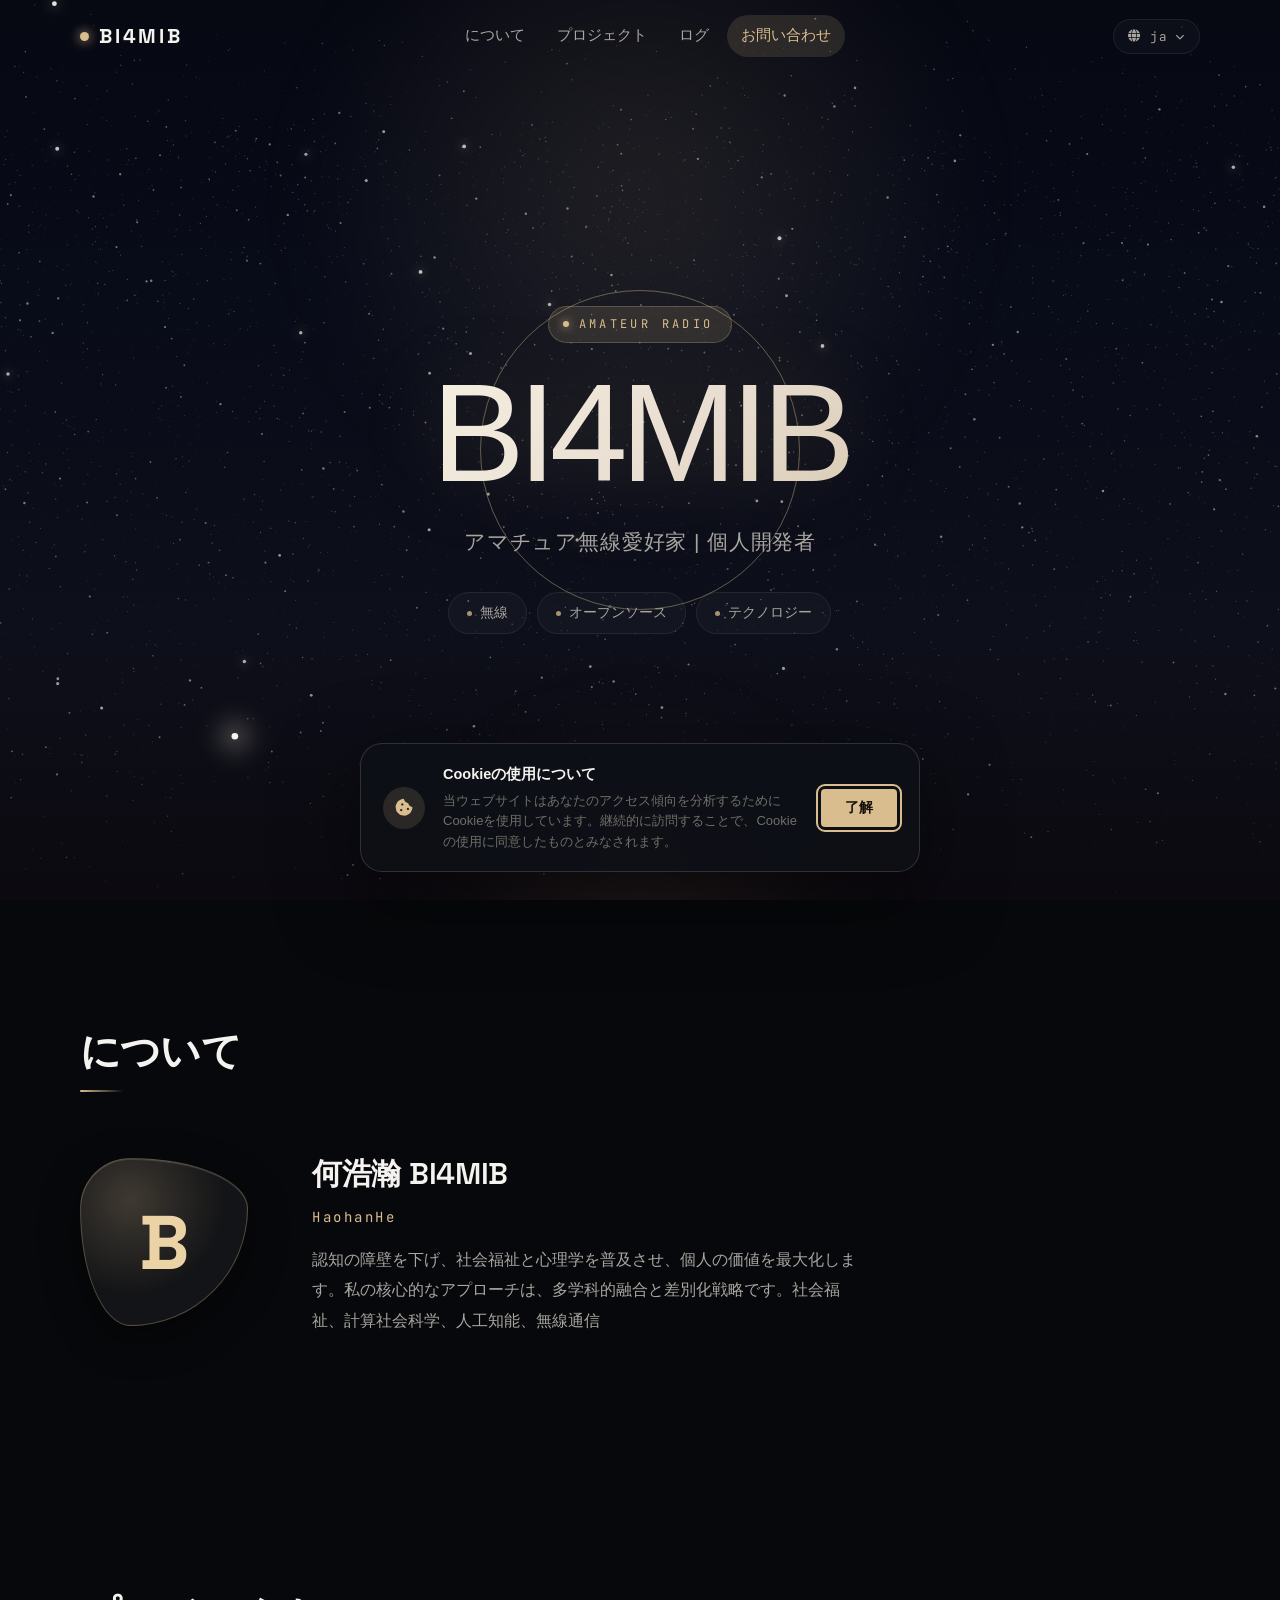
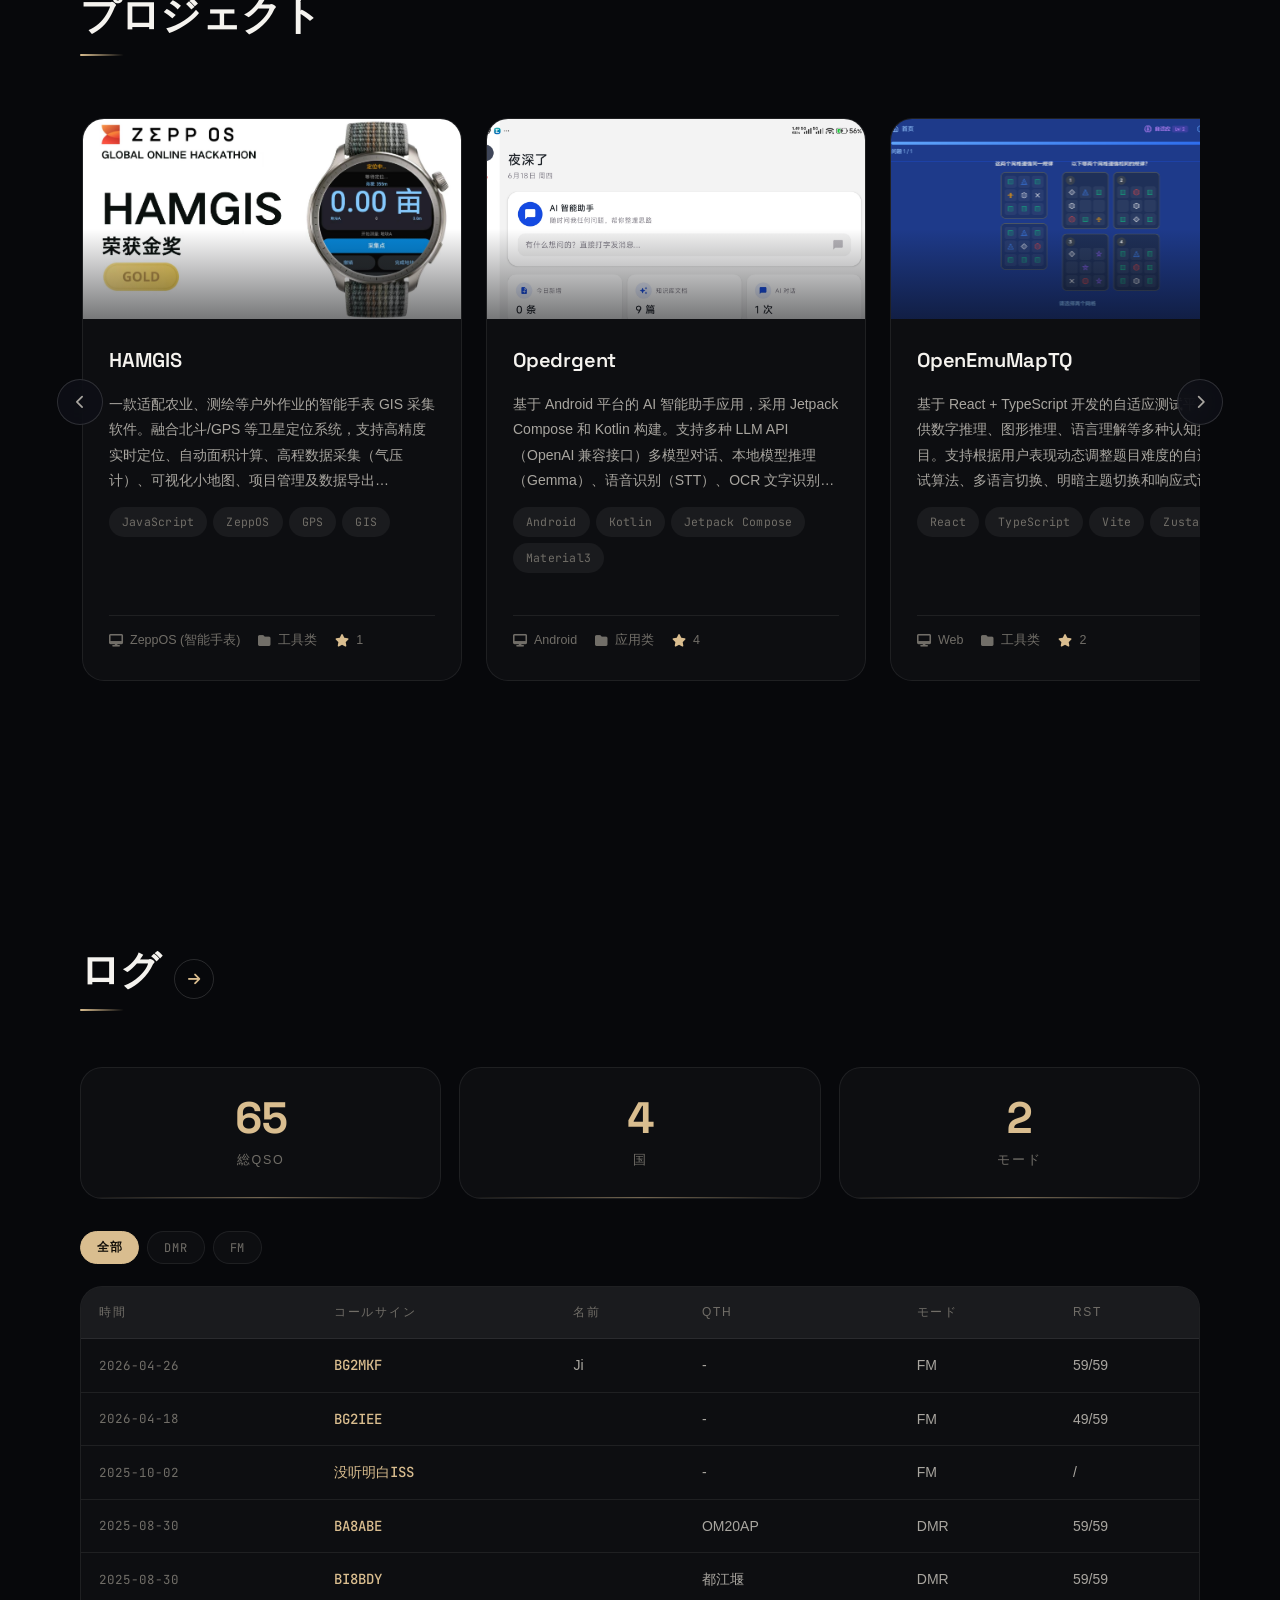
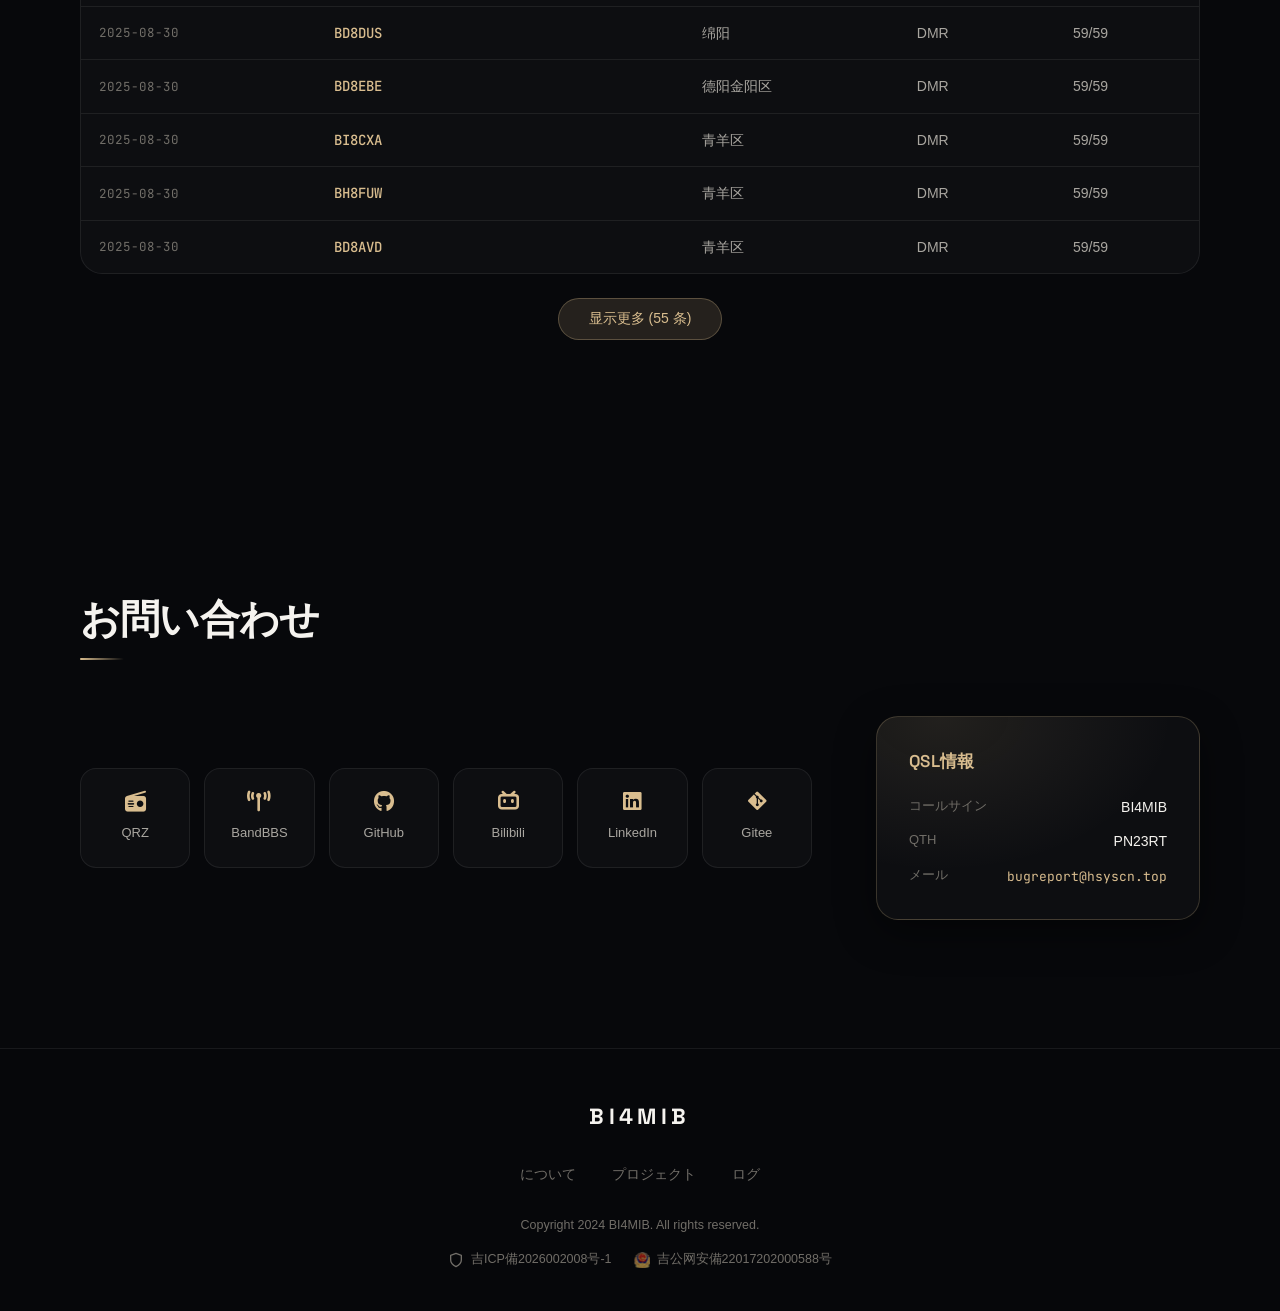
<file: index-ja.html>
<!DOCTYPE html>
<html lang="ja">
<head>
    <meta charset="UTF-8">
    <meta name="viewport" content="width=device-width, initial-scale=1.0">
    <title>BI4MIB - アマチュア無線愛好家 | 個人開発者</title>
    <meta name="description" content="BI4MIB 何浩瀚 - 业余无线电爱好者，音乐，无人机竞速(F9U)，小程序开发，社会工作。Amateur Radio Operator, Music, Drone Racing, Mini-program Development, Social Work.">
    <link rel="canonical" href="https://bi4mib.cn/">
    <link rel="alternate" hreflang="zh" href="https://bi4mib.cn/">
    <link rel="alternate" hreflang="en" href="https://bi4mib.cn/index-en.html">
    <link rel="alternate" hreflang="x-default" href="https://bi4mib.cn/">
    <meta property="og:type" content="website">
    <meta property="og:title" content="BI4MIB - Amateur Radio Operator">
    <meta property="og:description" content="何浩瀚 He Haohan - 业余无线电 / Amateur Radio, 音乐 / Music, 无人机竞速 / F9U, 开发 / Development">
    <meta property="og:url" content="https://bi4mib.cn/index-ja.html">
    <meta property="og:site_name" content="BI4MIB.cn">
    <meta property="og:locale" content="ja_JP">
    <meta name="twitter:card" content="summary_large_image">
    <meta name="twitter:title" content="BI4MIB - Amateur Radio Operator">
    <meta name="twitter:description" content="He Haohan BI4MIB - Amateur Radio Station in Changchun, Jilin, China">
    <script type="application/ld+json">{
        "@context": "https://schema.org",
        "@type": "WebSite",
        "name": "BI4MIB",
        "url": "https://bi4mib.cn",
        "description": "何浩瀚 He Haohan - 业余无线电爱好者个人主页",
        "author": {
            "@type": "Person",
            "name": "He Haohan",
            "callsign": "BI4MIB",
            "jobTitle": "Amateur Radio Operator",
            "address": {
                "@type": "PostalAddress",
                "addressLocality": "Changchun",
                "addressRegion": "Jilin",
                "addressCountry": "CN"
            }
        }
    }</script>
    <link rel="preconnect" href="https://cdnjs.cloudflare.com" crossorigin>
    <link rel="dns-prefetch" href="https://flagcdn.com">
    <link rel="stylesheet" href="https://cdnjs.cloudflare.com/ajax/libs/font-awesome/6.5.1/css/all.min.css" integrity="sha512-1PKOgEeU68CJ8K8pF/va8FsM3qMpLprZQX2mWQ4uWTl5iYV9XHnFT0zGzPGLo1BKR+BYbLH7X5MhS0kOHpXfvg==" crossorigin="anonymous" referrerpolicy="no-referrer">
    <link rel="stylesheet" href="css/style.css?v=20261017v3">
<link rel="preconnect" href="https://fonts.googleapis.com">
    <link rel="preconnect" href="https://fonts.gstatic.com" crossorigin>
    <link href="https://fonts.googleapis.com/css2?family=Space+Grotesk:wght@400;500;600;700&family=JetBrains+Mono:wght@400;500&display=swap" rel="stylesheet">
    </head>
<body>
    <!-- Skip Navigation Link -->
    <a href="#main-content" class="skip-link">本文へスキップ</a>

    <!-- Header -->
    <header class="header" role="banner">
        <div class="header-inner">
            <a href="/" class="logo" aria-label="BI4MIB ホーム">BI4MIB</a>

            <nav class="nav" role="navigation" aria-label="メインナビゲーション">
                <ul class="nav-list" role="menubar">
                    <li role="none"><a href="#about" role="menuitem">について</a></li>
                    <li role="none"><a href="#projects" role="menuitem">プロジェクト</a></li>
                    <li role="none"><a href="/logs.html" role="menuitem">ログ</a></li>
                    <li role="none"><a href="#contact" role="menuitem">お問い合わせ</a></li>
                </ul>
            </nav>

            <div class="lang-switcher" id="langSwitcher">
                <button
                    class="lang-btn"
                    id="langBtn"
                    type="button"
                    aria-haspopup="listbox"
                    aria-expanded="false"
                    aria-controls="langDropdown"
                    aria-label="言語を選択"
                >
                    <i class="fas fa-globe" aria-hidden="true"></i>
                    <span id="currentLang">ja</span>
                    <i class="fas fa-chevron-down lang-chevron" aria-hidden="true"></i>
                </button>
                <div
                    class="lang-dropdown"
                    id="langDropdown"
                    role="listbox"
                    aria-label="利用可能な言語"
                    tabindex="-1"
                >
                    <button class="lang-option" data-lang="zh" role="option" tabindex="-1">中文</button>
                    <button class="lang-option" data-lang="en" role="option" tabindex="-1">English</button>
                    <button class="lang-option" data-lang="ja" role="option" tabindex="-1">日本語</button>
                </div>
            </div>

            <button
                class="menu-toggle"
                type="button"
                aria-label="メニューを開く"
                aria-expanded="false"
                aria-controls="mobileMenu"
            >
                <span class="menu-bar" aria-hidden="true"></span>
                <span class="menu-bar" aria-hidden="true"></span>
                <span class="menu-bar" aria-hidden="true"></span>
            </button>
        </div>
    </header>

    <!-- Mobile Overlay -->
    <div class="mobile-overlay" aria-hidden="true"></div>

    <!-- Mobile Navigation Menu -->
    <nav
        class="mobile-nav"
        id="mobileMenu"
        role="navigation"
        aria-label="メインナビゲーション"
        aria-hidden="true"
    >
        <ul class="mobile-nav-list" role="menu">
            <li role="none"><a href="#about" role="menuitem">について</a></li>
            <li role="none"><a href="#projects" role="menuitem">プロジェクト</a></li>
            <li role="none"><a href="/logs.html" role="menuitem">ログ</a></li>
            <li role="none"><a href="#contact" role="menuitem">お問い合わせ</a></li>
        </ul>
    </nav>

    <!-- Main Content -->
    <main id="main-content">

        <!-- Hero Section -->
        <section class="hero" aria-labelledby="hero-title">
            <div class="hero-glow" aria-hidden="true"></div>
            <div class="hero-glow hero-glow--secondary" aria-hidden="true"></div>
            <div class="ripple-ring" aria-hidden="true"></div>
            <div class="ripple-ring" aria-hidden="true"></div>
            <div class="ripple-ring" aria-hidden="true"></div>
            <div class="hero-content">
                <p class="hero-eyebrow" aria-hidden="true">Amateur Radio</p>
                <h1 id="hero-title" class="hero-title">BI4MIB</h1>
                <p class="hero-subtitle">アマチュア無線愛好家 | 個人開発者</p>
                <div class="hero-tags" role="list" aria-label="タグ">
                    <span class="tag" role="listitem">無線</span>
                    <span class="tag" role="listitem">オープンソース</span>
                    <span class="tag" role="listitem">テクノロジー</span>
                </div>
            </div>
            <div class="scroll-indicator" aria-hidden="true">
                <span></span>
            </div>
        </section>

        <!-- Carousel Section -->

        <!-- About Section -->
        <section id="about" class="section about" aria-labelledby="about-title">
            <div class="container">
                <div class="section-header">
                    <h2 id="about-title" class="section-title">について</h2>
                </div>
                <div class="about-content">
                    <div class="about-avatar">
                        <div class="avatar-glass liquid-shine" aria-hidden="true" role="img" aria-label="アバター画像">B</div>
                    </div>
                    <div class="about-info">
                        <h3 class="about-name">何浩瀚 BI4MIB</h3>
                        <p class="about-callsign">HaohanHe</p>
                        <p class="about-bio">認知の障壁を下げ、社会福祉と心理学を普及させ、個人の価値を最大化します。私の核心的なアプローチは、多学科的融合と差別化戦略です。社会福祉、計算社会科学、人工知能、無線通信</p>
                    </div>
                </div>
            </div>
        </section>

        <!-- Projects Section -->
        <section id="projects" class="section projects" aria-labelledby="projects-title">
            <div class="container">
                <div class="section-header">
                    <h2 id="projects-title" class="section-title">プロジェクト</h2>
                </div>
                <div class="carousel-wrapper">
                    <button class="carousel-btn carousel-prev" aria-label="上一个项目" type="button"><i class="fas fa-chevron-left"></i></button>
                    <div class="carousel-track projects-grid" role="list" aria-label="プロジェクト"></div>
                    <button class="carousel-btn carousel-next" aria-label="下一个项目" type="button"><i class="fas fa-chevron-right"></i></button>
                </div>
            </div>
        </section>

        <!-- Reviews Section -->

        <!-- Logs Section -->
        <section id="logs" class="section logs" aria-labelledby="logs-title">
            <div class="container">
                <div class="section-header">
                    <a href="/logs.html" class="section-title-link">
                        <h2 id="logs-title" class="section-title">ログ</h2>
                        <span class="section-title-arrow"><i class="fas fa-arrow-right"></i></span>
                    </a>
                </div>
                <div class="logs-stats" role="region" aria-label="統計情報">
                    <div class="log-stat">
                        <span class="stat-value" id="stat-totalQSO">65</span>
                        <span class="stat-label">総QSO</span>
                    </div>
                    <div class="log-stat">
                        <span class="stat-value" id="stat-countries"></span>
                        <span class="stat-label">国</span>
                    </div>
                    <div class="log-stat">
                        <span class="stat-value" id="stat-modes"></span>
                        <span class="stat-label">モード</span>
                    </div>
                </div>
                <div class="logs-table-wrapper">
                    <table class="logs-table" aria-label="通連ログテーブル">
                        <thead>
                            <tr>
                                <th scope="col">時間</th>
                                <th scope="col">コールサイン</th>
                                <th scope="col">名前</th>
                                <th scope="col">QTH</th>
                                <th scope="col">モード</th>
                                <th scope="col">RST</th>
                            </tr>
                        </thead>
                        <tbody></tbody>
                    </table>
                </div>
            </div>
        </section>

        <!-- Blog Section -->

        <!-- Contact Section -->
        <section id="contact" class="section contact" aria-labelledby="contact-title">
            <div class="container">
                <div class="section-header">
                    <h2 id="contact-title" class="section-title">お問い合わせ</h2>
                </div>
                <div class="contact-content">
                    <div class="social-links" role="list" aria-label="ソーシャルリンク">
                        <a href="https://www.qrz.com/db/BI4MIB" target="_blank" rel="noopener noreferrer" class="social-link" role="listitem" aria-label="QRZ.com">
                            <i class="fas fa-radio" aria-hidden="true"></i>
                            <span>QRZ</span>
                        </a>
                        <a href="https://www.bandbbs.cn/resources/authors/55818/" target="_blank" rel="noopener noreferrer" class="social-link" role="listitem" aria-label="BandBBS">
                            <i class="fas fa-broadcast-tower" aria-hidden="true"></i>
                            <span>BandBBS</span>
                        </a>
                        <a href="https://github.com/HaohanHe/" target="_blank" rel="noopener noreferrer" class="social-link" role="listitem" aria-label="GitHub">
                            <i class="fab fa-github" aria-hidden="true"></i>
                            <span>GitHub</span>
                        </a>
                        <a href="https://space.bilibili.com/355594537" target="_blank" rel="noopener noreferrer" class="social-link" role="listitem" aria-label="Bilibili">
                            <i class="fab fa-bilibili" aria-hidden="true"></i>
                            <span>Bilibili</span>
                        </a>
                        <a href="https://www.linkedin.com/in/bi4mib" target="_blank" rel="noopener noreferrer" class="social-link" role="listitem" aria-label="LinkedIn">
                            <i class="fab fa-linkedin" aria-hidden="true"></i>
                            <span>LinkedIn</span>
                        </a>
                        <a href="https://gitee.com/BI4MIB" target="_blank" rel="noopener noreferrer" class="social-link" role="listitem" aria-label="Gitee">
                            <i class="fab fa-git-alt" aria-hidden="true"></i>
                            <span>Gitee</span>
                        </a>
                    </div>
                    <aside class="qsl-info liquid-shine" aria-labelledby="qsl-info-title">
                        <h3 id="qsl-info-title">QSL情報</h3>
                        <dl>
                            <dt>コールサイン</dt>
                            <dd>BI4MIB</dd>
                            <dt>QTH</dt>
                            <dd>PN23RT</dd>
                            <dt>メール</dt>
                            <dd><a href="mailto:bugreport@hsyscn.top">bugreport@hsyscn.top</a></dd>
                        </dl>
                    </aside>
                </div>
            </div>
        </section>

    </main>

    <!-- Footer -->
    <footer class="footer" role="contentinfo">
        <div class="container">
            <div class="footer-content">
                <div class="footer-logo">BI4MIB</div>
                <nav class="footer-links" aria-label="フッターナビゲーション">
                    <a href="#about">について</a>
                    <a href="#projects">プロジェクト</a>
                    <a href="#logs">ログ</a>
                </nav>
                <div class="footer-copyright">
                    <p>Copyright 2024 BI4MIB. All rights reserved.</p>
                    <div class="footer-beian-wrapper">
                        <a href="https://beian.miit.gov.cn/" target="_blank" rel="noopener noreferrer" class="footer-beian">
                            <svg width="16" height="16" viewBox="0 0 24 24" fill="none" stroke="currentColor" stroke-width="2" stroke-linecap="round" stroke-linejoin="round" aria-hidden="true">
                                <path d="M12 22s8-4 8-10V5l-8-3-8 3v7c0 6 8 10 8 10z"></path>
                            </svg>
                            吉ICP備2026002008号-1
                        </a>
                        <a href="https://beian.mps.gov.cn/#/query/webSearch?code=22017202000588" target="_blank" rel="noreferrer" class="footer-beian police-beian">
                            <img src="备案图标.png" alt="" class="beian-icon" width="16" height="16">
                            吉公网安備22017202000588号
                        </a>
                    </div>
                </div>
            </div>
        </div>
    </footer>

    <!-- Cookie Consent Banner -->
    <div
        class="cookie-banner"
        id="cookieBanner"
        role="dialog"
        aria-modal="false"
        aria-labelledby="cookieTitle"
        aria-describedby="cookieDesc"
    >
        <div class="cookie-content">
            <div class="cookie-icon" aria-hidden="true">
                <i class="fas fa-cookie-bite"></i>
            </div>
            <div class="cookie-text">
                <h4 id="cookieTitle">Cookieの使用について</h4>
                <p id="cookieDesc">当ウェブサイトはあなたのアクセス傾向を分析するためにCookieを使用しています。継続的に訪問することで、Cookieの使用に同意したものとみなされます。</p>
            </div>
            <div class="cookie-actions">
                <button class="cookie-btn cookie-accept" id="cookieAccept" type="button">了解</button>
            </div>
        </div>
    </div>

    <script type="application/json" id="inline-projects">{"projects":[{"id":"hamgis","name":"HAMGIS","description":"一款适配农业、测绘等户外作业的智能手表 GIS 采集软件。融合北斗/GPS 等卫星定位系统，支持高精度实时定位、自动面积计算、高程数据采集（气压计）、可视化小地图、项目管理及数据导出（CSV/JSON/GeoJSON/KML）等功能。基于 Zepp OS 框架开发。","category":"工具类","platform":"ZeppOS (智能手表)","tags":["JavaScript","ZeppOS","GPS","GIS","北斗定位","气压计"],"downloads":18277,"stars":1,"links":{"github":"https://github.com/HaohanHe/HAMGIS"},"images":["1774270392249.jpg"],"status":"active","createdAt":"2026-03-23","updatedAt":"2026-04-21"},{"id":"opedrgent","name":"Opedrgent","description":"基于 Android 平台的 AI 智能助手应用，采用 Jetpack Compose 和 Kotlin 构建。支持多种 LLM API（OpenAI 兼容接口）多模型对话、本地模型推理（Gemma）、语音识别（STT）、OCR 文字识别、浏览器接管、知识发芽引擎（AI 洞察生成）、会议转录、深度研究、工具系统及会话记忆管理等功能。","category":"应用类","platform":"Android","tags":["Android","Kotlin","Jetpack Compose","Material3","LLM","STT","TTS","OCR","PDF","WebView","Tool Call","Local Model"],"downloads":0,"stars":4,"links":{"github":"https://github.com/HaohanHe/Opedrgent"},"images":["top.hsyscn.opedrgent.jpg"],"status":"active","createdAt":"2026-01-01","updatedAt":"2026-06-13"},{"id":"openemumaptq","name":"OpenEmuMapTQ","description":"基于 React + TypeScript 开发的自适应测试平台，提供数字推理、图形推理、语言理解等多种认知挑战题目。支持根据用户表现动态调整题目难度的自适应测试算法、多语言切换、明暗主题切换和响应式设计，适用于测评前的练习场景。","category":"工具类","platform":"Web","tags":["React","TypeScript","Vite","Zustand","Tailwind CSS","React Router"],"downloads":0,"stars":2,"links":{"github":"https://github.com/HaohanHe/OpenEmuMapTQ"},"images":["maptq.png"],"status":"active","createdAt":"2026-01-01","updatedAt":"2026-06-13"},{"id":"hrt-for-vela","name":"Hrt-for-Vela","description":"基于小米快应用 Vela 平台开发的小米手表位置显示应用。能实时获取手表的 GPS 位置信息，将其转换为业余无线电爱好者常用的 Maidenhead Locator 网格坐标格式，同时显示当前时间和经纬度坐标，方便火腿（HAM）在户外通联时报出位置。","category":"工具类","platform":"Android (小米手表)","tags":["JavaScript","快应用","Vela平台","小米手表","GPS","Maidenhead Locator"],"downloads":0,"stars":2,"links":{"github":"https://github.com/HaohanHe/Hrt-for-Vela"},"images":[],"status":"active","createdAt":"2026-01-01","updatedAt":"2026-06-13"},{"id":"rutype-for-zeppos","name":"RUtype-for-zeppos","description":"专为 ZeppOS 平台设计的俄语键盘输入法应用。支持在智能手表设备上输入俄文字符，提供完整的键盘界面与功能，包括大小写切换、预览区域、清除等。可作为系统输入法进行配置。","category":"工具类","platform":"ZeppOS (智能手表)","tags":["JavaScript","ZeppOS","Keyboard","Input Method","Mobile App"],"downloads":0,"stars":1,"links":{"github":"https://github.com/HaohanHe/RUtype-for-zeppos"},"images":[],"status":"active","createdAt":"2026-01-01","updatedAt":"2026-06-13"},{"id":"hamgis-drop","name":"HAMGIS-drop","description":"Android 数据接收端应用，用于接收来自 HAMGIS 手表端的地理测量数据。提供 HTTP 服务器和 BLE 服务器两种数据接收方式，支持 CSV、JSON、GeoJSON 和 KML 多种格式导出，支持中/英/日国际化，采用 Material Design 3 UI 设计。","category":"工具类","platform":"Android","tags":["Android","Kotlin","Jetpack Compose","NanoHTTPD","BLE"],"downloads":0,"stars":1,"links":{"github":"https://github.com/HaohanHe/HAMGIS-drop"},"images":[],"status":"active","createdAt":"2026-01-01","updatedAt":"2026-06-13"},{"id":"haohanhe-github-io","name":"haohanhe.github.io","description":"个人综合信息门户网站，包含首页展示、信息门户入口、团队介绍、支付捐赠页面及心理测评等功能模块。采用响应式设计，集成轮播图、图片懒加载等交互效果，同时包含心理测试问卷和图像处理工具。","category":"应用类","platform":"Web","tags":["HTML5","CSS3","JavaScript","Responsive Design"],"downloads":0,"stars":2,"links":{"github":"https://github.com/HaohanHe/haohanhe.github.io"},"images":[],"status":"active","createdAt":"2026-01-01","updatedAt":"2026-06-13"},{"id":"father-participation-china","name":"father-participation-china","description":"\"父亲参与家庭教育\"主题实证研究的公开数据集及分析代码。基于中国东部地区家长调查数据，运用相关分析、回归分析、中介效应分析、结构方程模型等方法验证影响因素。研究发现认知和能力是主要预测因子，工作压力影响有限，且存在\"学历悖论\"现象——低学历父亲参与度反而更高。","category":"研究数据集 / 学术数据","platform":"CLI / 命令行工具","tags":["JavaScript","Node.js","Excel数据分析","统计学分析","数据可视化"],"downloads":0,"stars":1,"links":{"github":"https://github.com/HaohanHe/father-participation-china"},"images":[],"status":"active","createdAt":"2026-01-01","updatedAt":"2026-06-13"},{"id":"ai-guardian","name":"AI Guardian V2","description":"AI Guardian V2 是为 AI Agent（如 OpenClaw、AutoClaw）设计的系统级 EDR（终端检测和响应）安全系统。运行于操作系统内核态与用户态结合层，能够实时监控并阻断 AI Agent 的恶意操作（误删文件、执行危险代码等），防止 AI \"犯浑\"。具备跨平台支持（Windows/Linux）、AI 分析引擎和实时拦截能力。","category":"工具类","platform":"Desktop / 跨平台 (Windows/Linux)","tags":["Rust","TypeScript","Node.js","Electron","React","eBPF","C/C++","Windows Driver"],"downloads":0,"stars":1,"links":{"github":"https://github.com/HaohanHe/ai-guardian"},"images":[],"status":"active","createdAt":"2026-01-01","updatedAt":"2026-06-13"},{"id":"mujibot","name":"Mujibot","description":"轻量级个人 AI 助手引擎，专为低配置 ARM 设备（玩客云、树莓派等）设计。使用 Go 语言实现单二进制部署，空闲内存小于 10MB，启动迅速。支持 Telegram/Discord/飞书等多渠道接入，集成 OpenAI/Claude/Ollama 等 LLM，具备工具系统（文件读写、命令执行、网页搜索）和长期记忆功能，提供 Web 调试界面。","category":"工具类 / 应用类","platform":"跨平台 (ARMv7/ARM64/x86_64, Linux/树莓派)","tags":["Go","Docker","Linux","ARM","RESTful API","LLM","AI","Multi-channel Bot","Web UI"],"downloads":0,"stars":1,"links":{"github":"https://github.com/HaohanHe/Mujibot"},"images":[],"status":"active","createdAt":"2026-01-01","updatedAt":"2026-06-13"},{"id":"hamradiotools","name":"HamRadiotools","description":"为业余无线电爱好者设计的 Android 全工具集应用。核心功能包括天线指向计算器（方位角计算+指南针可视化）、多地图集成（Google Maps/高德/腾讯/百度地图）、Maidenhead 定位系统转换（经纬度↔网格坐标）。采用现代 UI 设计，基于 Jetpack Compose + Kotlin 实现。","category":"工具类","platform":"Android","tags":["Android","Kotlin","Jetpack Compose","GPS","Compass","Map Integration"],"downloads":0,"stars":2,"links":{"github":"https://github.com/HaohanHe/HamRadiotools"},"images":[],"status":"active","createdAt":"2026-01-01","updatedAt":"2026-06-13"},{"id":"ataraproject-sim","name":"ataraproject-sim","description":"Atara（atarashii，取日语\"新\"之意）项目仿真程序——一个以独特命名参赛的作品。使用 Python 开发，用于项目流程与方案的仿真推演。","category":"参赛作品","platform":"Python / CLI","tags":["Python","Simulation","竞赛"],"downloads":0,"stars":0,"links":{"github":"https://github.com/HaohanHe/ataraproject-sim"},"images":[],"status":"active","createdAt":"2026-10-03","updatedAt":"2026-10-07"},{"id":"mbdsdr","name":"MBDSDR","description":"AI 驱动的 SDR 与 VNA 一体化系统：通过 MCP 协议向 LLM 暴露可调用工具，关键操作带人工审批门控。C++/Qt6 + Python + Flutter 跨端实现，让软件无线电与矢量网络分析进入 AI 可控时代。","category":"工具类 / 硬件类","platform":"跨平台 (C++/Qt6 + Flutter)","tags":["SDR","VNA","MCP","LLM","C++","Qt6","Python","Flutter","AI"],"downloads":0,"stars":1,"links":{"github":"https://github.com/HaohanHe/MBDSDR"},"images":[],"status":"active","createdAt":"2026-09-17","updatedAt":"2026-10-15"},{"id":"mfpv50c","name":"MFPV50C","description":"Minecraft FPV 模组——把 FPV 穿越机竞速搬进 MC（V me 50 的浪漫）。在方块世界里练习抬头、穿门、压弯，竞速计时与视角跟随一应俱全。","category":"游戏模组","platform":"Minecraft (Java)","tags":["Minecraft","Mod","FPV","Kotlin"],"downloads":0,"stars":1,"links":{"github":"https://github.com/HaohanHe/MFPV50C"},"images":[],"status":"active","createdAt":"2026-09-29","updatedAt":"2026-10-02"},{"id":"railway-commuting-japan","name":"Railway Commuting & Demographics in Japan","description":"日本铁路通勤与人口结构研究的复现包（SSDSE 2026 论文，Zenodo DOI）。基于日本公开统计数据的完整分析代码与数据，复现通勤模式与人口统计变量之间的关联发现。","category":"研究数据集 / 学术数据","platform":"Python / 学术复现","tags":["Python","复现研究","SSDSE","Zenodo","社会学"],"downloads":0,"stars":1,"links":{"github":"https://github.com/HaohanHe/Railway-Commuting-and-Demographics-in-Japan-Replication-Package"},"images":[],"status":"active","createdAt":"2026-08-13","updatedAt":"2026-09-26"}],"total":15}</script>
    <script src="js/sky.js?v=20261017v3" defer></script>
    <script src="js/main.js?v=20261017v3" defer></script>
</body>
</html>
</file>
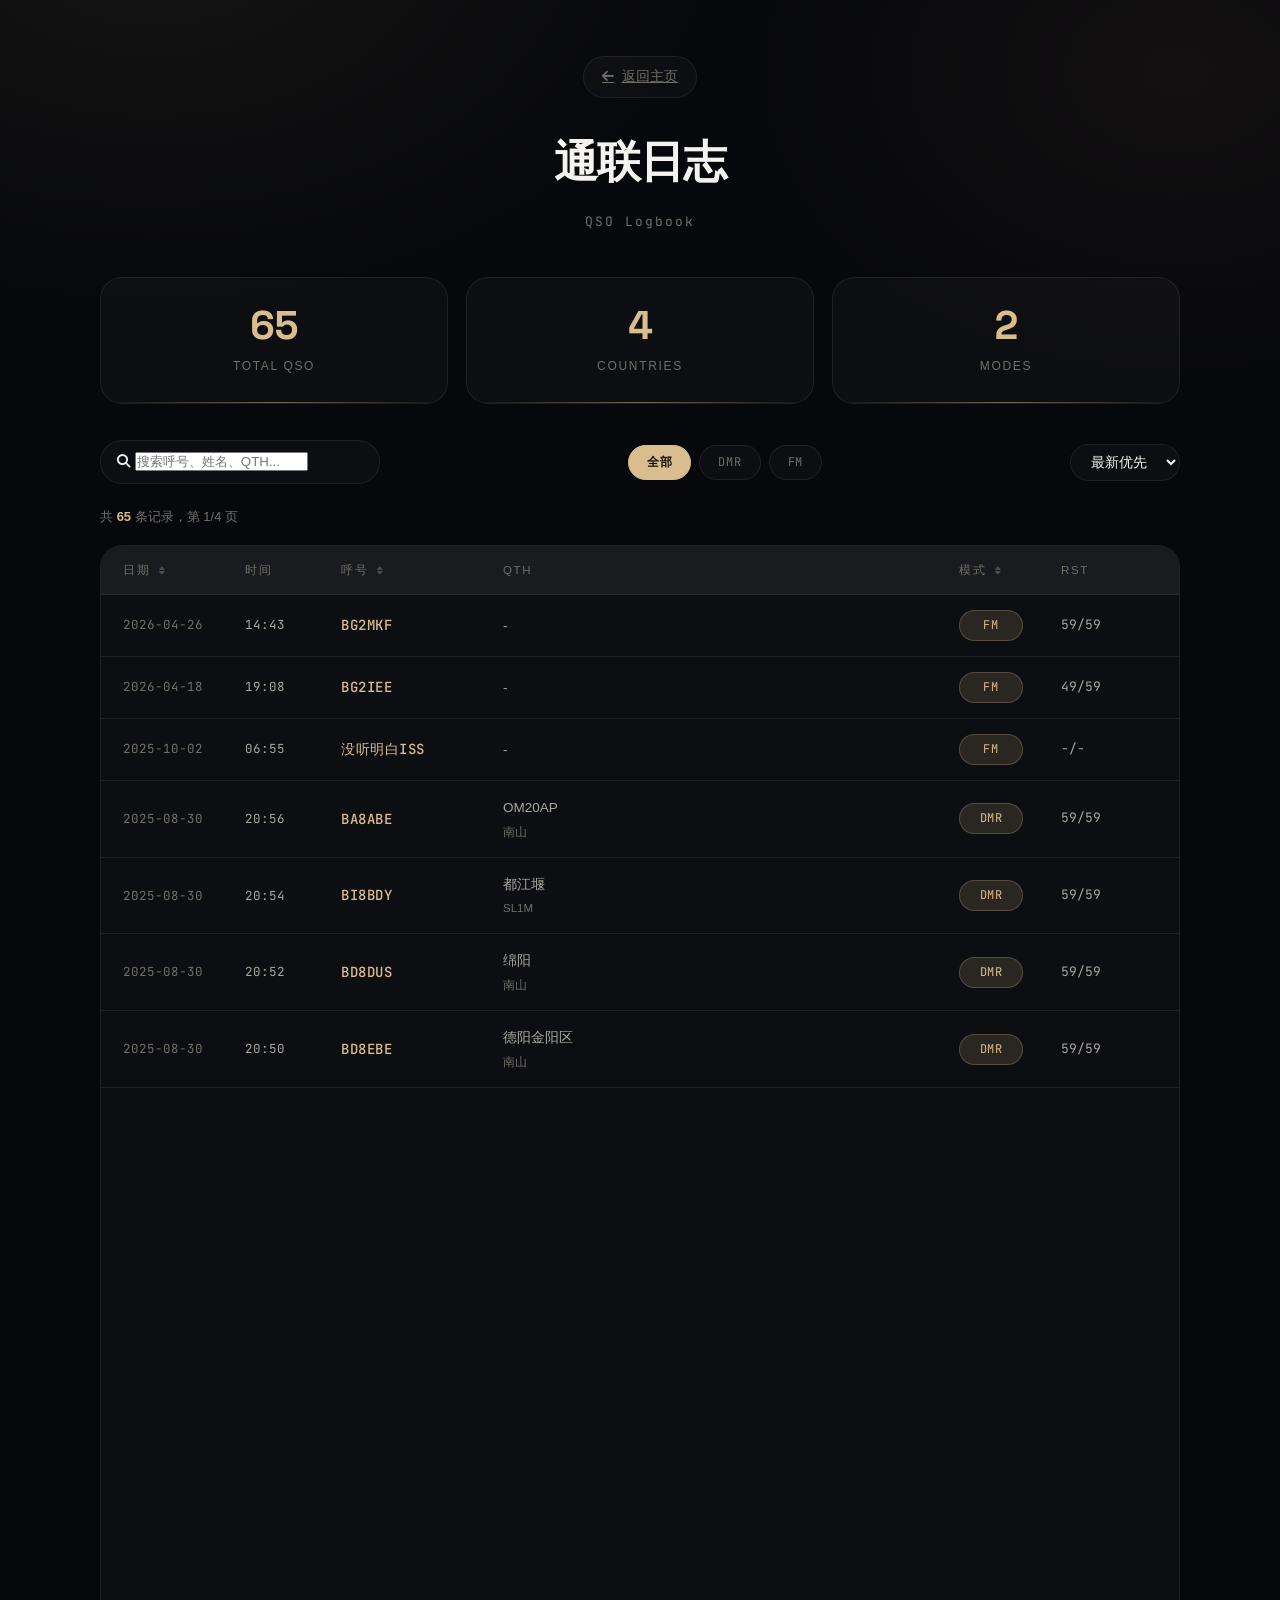
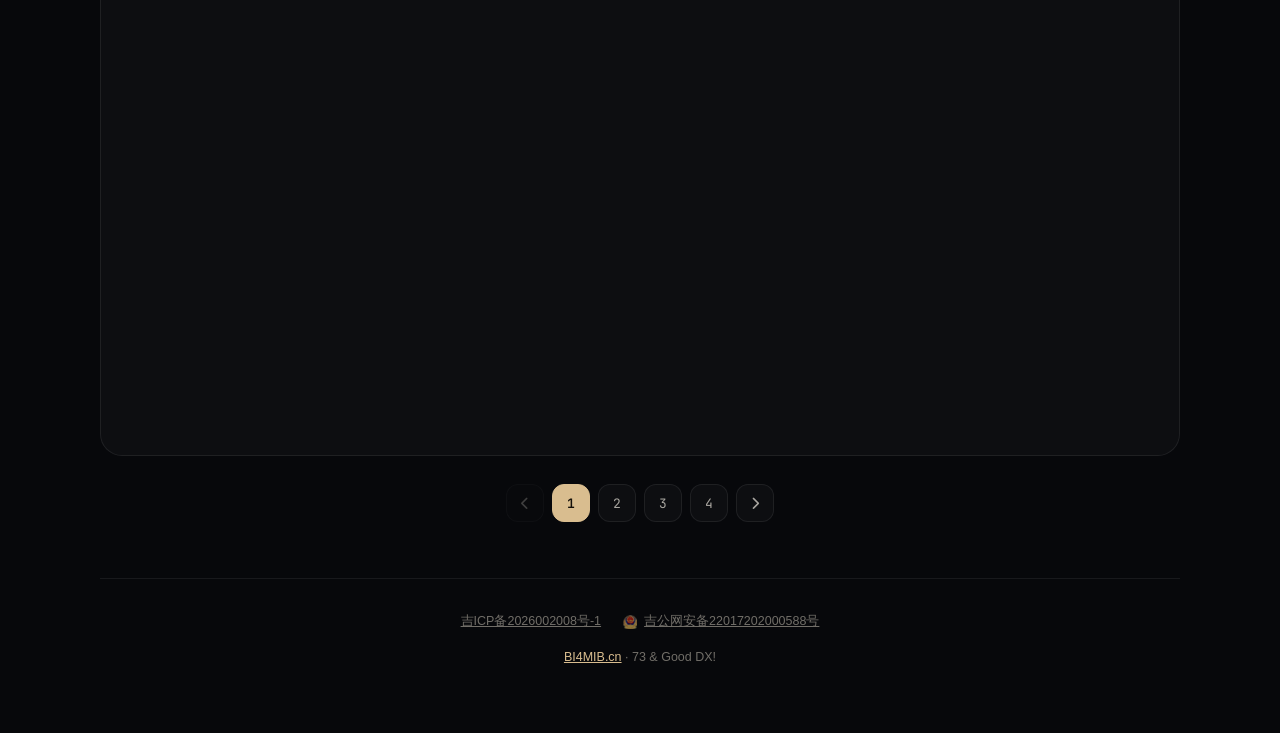
<file: logs.html>
<!DOCTYPE html>
<html lang="zh">
<head>
    <meta charset="UTF-8">
    <meta name="viewport" content="width=device-width, initial-scale=1.0">
    <title>通联日志 - BI4MIB</title>
    <meta name="description" content="BI4MIB 通联日志 | QSO Logbook">
    <link rel="stylesheet" href="https://cdnjs.cloudflare.com/ajax/libs/font-awesome/6.5.1/css/all.min.css" integrity="sha512-1PKOgEeU68CJ8K8pF/va8FsM3qMpLprZQX2mWQ4uWTl5iYV9XHnFT0zGzPGLo1BKR+BYbLH7X5MhS0kOHpXfvg==" crossorigin="anonymous" referrerpolicy="no-referrer">
    <style>
/* BI4MIB Logbook — 与主页一致的设计系统（暗色 * 香槟金） */
:root {
    --bg-0: #07080b;
    --bg-1: #0a0c11;
    --surface: rgba(255, 255, 255, 0.028);
    --surface-2: rgba(255, 255, 255, 0.05);
    --surface-3: rgba(255, 255, 255, 0.08);
    --line: rgba(255, 255, 255, 0.07);
    --line-strong: rgba(255, 255, 255, 0.14);
    --text-1: #f5f3ef;
    --text-2: #a9a6a0;
    --text-3: #716e68;
    --gold: #d9bd8f;
    --gold-strong: #ecd3a6;
    --gold-dim: rgba(217, 189, 143, 0.14);
    --warm: #e8a87c;
    --r-s: 10px;
    --r-m: 16px;
    --r-l: 22px;
    --ease: cubic-bezier(0.22, 1, 0.36, 1);
    --shadow-m: 0 12px 40px rgba(0, 0, 0, 0.45);
    --font-display: "Space Grotesk", "PingFang SC", "HarmonyOS Sans SC", "Microsoft YaHei", sans-serif;
    --font-sans: -apple-system, BlinkMacSystemFont, "Segoe UI", "PingFang SC", "HarmonyOS Sans SC", "Hiragino Sans GB", "Microsoft YaHei", "Noto Sans SC", sans-serif;
    --font-mono: "JetBrains Mono", ui-monospace, SFMono-Regular, Menlo, Consolas, monospace;
}
* { margin: 0; padding: 0; box-sizing: border-box; }
html { scroll-behavior: smooth; }
body {
    font-family: var(--font-sans);
    background: var(--bg-0);
    color: var(--text-1);
    line-height: 1.75;
    min-height: 100vh;
    -webkit-font-smoothing: antialiased;
    overflow-x: hidden;
}
body::before {
    content: "";
    position: fixed;
    inset: 0;
    background:
        radial-gradient(60rem 40rem at 12% -8%, rgba(217, 189, 143, 0.07), transparent 60%),
        radial-gradient(50rem 36rem at 92% 8%, rgba(232, 168, 124, 0.05), transparent 55%),
        var(--bg-0);
    z-index: -1;
    pointer-events: none;
}
::selection { background: rgba(217, 189, 143, 0.32); color: #fff; }
::-webkit-scrollbar { width: 10px; }
::-webkit-scrollbar-track { background: var(--bg-0); }
::-webkit-scrollbar-thumb { background: rgba(255, 255, 255, 0.12); border-radius: 99px; border: 2px solid var(--bg-0); }
*:focus { outline: none; }
*:focus-visible { outline: 2px solid var(--gold); outline-offset: 3px; border-radius: 4px; }

.container {
    width: min(1080px, calc(100% - 48px));
    margin-inline: auto;
    padding: 56px 0 64px;
    position: relative;
}

.page-header { text-align: center; margin-bottom: 44px; }
.back-link {
    display: inline-flex;
    align-items: center;
    gap: 8px;
    font-size: 13.5px;
    color: var(--text-3);
    margin-bottom: 26px;
    padding: 8px 18px;
    border: 1px solid var(--line);
    border-radius: 99px;
    background: var(--surface);
    transition: all 0.3s var(--ease);
}
.back-link:hover { color: var(--gold); border-color: rgba(217, 189, 143, 0.4); background: var(--gold-dim); }
.page-title {
    font-family: var(--font-display);
    font-size: clamp(30px, 5vw, 44px);
    font-weight: 600;
    letter-spacing: -0.02em;
    color: var(--text-1);
    margin-bottom: 10px;
}
.page-subtitle { font-family: var(--font-mono); font-size: 13px; letter-spacing: 0.16em; color: var(--text-3); }

.stats-row {
    display: grid;
    grid-template-columns: repeat(3, 1fr);
    gap: 18px;
    margin-bottom: 36px;
}
.stat-item {
    position: relative;
    text-align: center;
    padding: 26px 18px;
    background: var(--surface);
    border: 1px solid var(--line);
    border-radius: var(--r-l);
    overflow: hidden;
    transition: border-color 0.35s var(--ease), transform 0.35s var(--ease);
}
.stat-item:hover { border-color: rgba(217, 189, 143, 0.35); transform: translateY(-3px); }
.stat-item::before {
    content: "";
    position: absolute;
    inset: auto 0 0 0;
    height: 1px;
    background: linear-gradient(90deg, transparent, rgba(217, 189, 143, 0.5), transparent);
}
.stat-value {
    display: block;
    font-family: var(--font-display);
    font-size: clamp(28px, 4vw, 40px);
    font-weight: 700;
    letter-spacing: -0.02em;
    color: var(--gold);
    line-height: 1.1;
    font-variant-numeric: tabular-nums;
}
.stat-label {
    display: block;
    margin-top: 8px;
    font-size: 12px;
    letter-spacing: 0.14em;
    text-transform: uppercase;
    color: var(--text-3);
}

.controls {
    display: flex;
    flex-wrap: wrap;
    align-items: center;
    justify-content: space-between;
    gap: 16px;
    margin-bottom: 22px;
}
.filter-group { display: flex; flex-wrap: wrap; gap: 8px; }
.filter-btn {
    padding: 8px 18px;
    font-family: var(--font-mono);
    font-size: 12px;
    letter-spacing: 0.06em;
    color: var(--text-3);
    background: var(--surface);
    border: 1px solid var(--line);
    border-radius: 99px;
    cursor: pointer;
    transition: all 0.25s var(--ease);
}
.filter-btn:hover { color: var(--text-1); border-color: var(--line-strong); }
.filter-btn.active { color: #14100a; background: var(--gold); border-color: var(--gold); font-weight: 600; }

.sort-select, .search-box {
    padding: 9px 16px;
    font-family: var(--font-sans);
    font-size: 13.5px;
    color: var(--text-1);
    background: var(--surface);
    border: 1px solid var(--line);
    border-radius: 99px;
    transition: border-color 0.25s var(--ease);
}
.sort-select:hover, .search-box:hover, .sort-select:focus, .search-box:focus { border-color: rgba(217, 189, 143, 0.4); }
.sort-select option { background: var(--bg-1); color: var(--text-1); }
.search-box { width: min(280px, 100%); }

.result-count {
    font-size: 13px;
    color: var(--text-3);
    margin-bottom: 16px;
}
.result-count strong { color: var(--gold); font-weight: 600; }

.log-list {
    border: 1px solid var(--line);
    border-radius: var(--r-l);
    background: var(--surface);
    overflow: hidden;
}
.loading, .empty-state {
    padding: 56px 20px;
    text-align: center;
    font-size: 14px;
    color: var(--text-3);
}
.empty-state i { display: block; font-size: 30px; margin-bottom: 14px; color: var(--text-3); opacity: 0.7; }

.log-header {
    display: grid;
    grid-template-columns: 110px 84px 150px 1fr 90px 96px;
    gap: 12px;
    padding: 14px 22px;
    font-size: 11.5px;
    font-weight: 500;
    letter-spacing: 0.14em;
    text-transform: uppercase;
    color: var(--text-3);
    background: var(--surface-2);
    border-bottom: 1px solid var(--line);
}
.log-header > div[data-sort] { cursor: pointer; user-select: none; transition: color 0.25s var(--ease); }
.log-header > div[data-sort]:hover { color: var(--gold); }
.log-header > div.active-sort { color: var(--gold); }
.sort-icon { font-size: 9px; opacity: 0.6; margin-left: 4px; }

.log-item {
    display: grid;
    grid-template-columns: 110px 84px 150px 1fr 90px 96px;
    gap: 12px;
    align-items: center;
    padding: 15px 22px;
    border-bottom: 1px solid var(--line);
    font-size: 14px;
    color: var(--text-2);
    animation: rowIn 0.45s var(--ease) both;
    transition: background 0.25s var(--ease);
}
.log-item:last-child { border-bottom: none; }
.log-item:hover { background: var(--surface-2); }
@keyframes rowIn {
    from { opacity: 0; transform: translateX(-10px); }
    to { opacity: 1; transform: translateX(0); }
}

.log-date { font-family: var(--font-mono); font-size: 12.5px; color: var(--text-3); }
.log-time { font-family: var(--font-mono); font-size: 12.5px; color: var(--text-2); }
.log-callsign { font-family: var(--font-mono); font-weight: 500; color: var(--gold); letter-spacing: 0.04em; }
.log-info { display: flex; flex-direction: column; gap: 2px; min-width: 0; }
.log-location { font-size: 13.5px; color: var(--text-2); white-space: nowrap; overflow: hidden; text-overflow: ellipsis; }
.log-device { font-size: 11.5px; color: var(--text-3); white-space: nowrap; overflow: hidden; text-overflow: ellipsis; }
.log-mode {
    font-family: var(--font-mono);
    font-size: 12px;
    letter-spacing: 0.05em;
    color: var(--gold);
    background: var(--gold-dim);
    border: 1px solid rgba(217, 189, 143, 0.25);
    border-radius: 99px;
    padding: 4px 0;
    text-align: center;
    justify-self: start;
    min-width: 64px;
}
.log-rst { font-family: var(--font-mono); font-size: 13px; color: var(--text-2); }

.pagination {
    display: flex;
    flex-wrap: wrap;
    justify-content: center;
    align-items: center;
    gap: 8px;
    margin-top: 28px;
}
.page-btn {
    min-width: 38px;
    height: 38px;
    padding: 0 12px;
    font-family: var(--font-mono);
    font-size: 13px;
    color: var(--text-2);
    background: var(--surface);
    border: 1px solid var(--line);
    border-radius: 12px;
    cursor: pointer;
    transition: all 0.25s var(--ease);
}
.page-btn:hover:not([disabled]) { color: var(--text-1); border-color: var(--line-strong); background: var(--surface-2); }
.page-btn.active { color: #14100a; background: var(--gold); border-color: var(--gold); font-weight: 600; }
.page-btn[disabled] { opacity: 0.35; cursor: not-allowed; }
.page-info { color: var(--text-3); padding: 0 4px; }

.footer {
    margin-top: 56px;
    padding-top: 32px;
    border-top: 1px solid var(--line);
    text-align: center;
}
.beian-wrapper {
    display: flex;
    flex-wrap: wrap;
    justify-content: center;
    gap: 8px 22px;
    margin-bottom: 14px;
}
.beian-link {
    display: inline-flex;
    align-items: center;
    gap: 7px;
    font-size: 12.5px;
    color: var(--text-3);
    transition: color 0.25s var(--ease);
}
.beian-link:hover { color: var(--text-2); }
.beian-link img { opacity: 0.6; }
.footer p { font-size: 12.5px; color: var(--text-3); }
.footer p a { color: var(--gold); }
.footer p a:hover { color: var(--gold-strong); }

@media (max-width: 760px) {
    .stats-row { grid-template-columns: 1fr; gap: 12px; }
    .stat-item { display: flex; align-items: baseline; justify-content: center; gap: 14px; padding: 18px; }
    .stat-label { margin-top: 0; }
    .log-header { display: none; }
    .log-item {
        grid-template-columns: 1fr 1fr;
        gap: 6px 12px;
        padding: 16px 18px;
    }
    .log-mode { justify-self: start; }
    .controls { flex-direction: column; align-items: stretch; }
    .search-box { width: 100%; }
}
@media (prefers-reduced-motion: reduce) {
    *, *::before, *::after { animation-duration: 0.01ms !important; transition-duration: 0.01ms !important; }
    html { scroll-behavior: auto; }
}
</style>
<link rel="preconnect" href="https://fonts.googleapis.com">
    <link rel="preconnect" href="https://fonts.gstatic.com" crossorigin>
    <link href="https://fonts.googleapis.com/css2?family=Space+Grotesk:wght@400;500;600;700&family=JetBrains+Mono:wght@400;500&display=swap" rel="stylesheet">
    </head>
<body>
    <div class="container">
        <header class="page-header">
            <a href="/" class="back-link">
                <i class="fas fa-arrow-left"></i>
                <span data-i18n="back">返回主页</span>
            </a>
            <h1 class="page-title" data-i18n="title">通联日志</h1>
            <p class="page-subtitle">QSO Logbook</p>
        </header>

        <div class="stats-row" id="stats">
            <div class="stat-item"><div class="stat-value" id="totalQSO">-</div><div class="stat-label">Total QSO</div></div>
            <div class="stat-item"><div class="stat-value" id="totalCountries">-</div><div class="stat-label">Countries</div></div>
            <div class="stat-item"><div class="stat-value" id="totalModes">-</div><div class="stat-label">Modes</div></div>
        </div>

        <div class="controls">
            <div class="search-box">
                <i class="fas fa-search" aria-hidden="true"></i>
                <input type="text" id="searchInput" placeholder="搜索呼号、姓名、QTH..." autocomplete="off" aria-label="搜索通联记录">
            </div>
            <div class="filter-group" id="modeFilters" role="group" aria-label="模式筛选">
                <button class="filter-btn active" data-mode="all">全部</button>
            </div>
            <select class="sort-select" id="sortSelect" aria-label="排序方式">
                <option value="date_desc">最新优先</option>
                <option value="date_asc">最早优先</option>
                <option value="callsign">按呼号</option>
                <option value="mode">按模式</option>
            </select>
        </div>

        <div class="result-count" id="resultCount" aria-live="polite"></div>

        <div class="log-list" id="logList" role="list" aria-label="通联记录列表">
            <div class="loading" aria-live="polite">加载中</div>
        </div>

        <div class="pagination" id="pagination"></div>

        <footer class="footer">
            <div class="beian-wrapper">
                <a href="https://beian.miit.gov.cn/" target="_blank" rel="noopener noreferrer" class="beian-link">吉ICP备2026002008号-1</a>
                <a href="https://beian.mps.gov.cn/#/query/webSearch?code=22017202000588" target="_blank" rel="noreferrer" class="beian-link police">
                    <img src="备案图标.png" alt="" width="14" height="14"> 吉公网安备22017202000588号
                </a>
            </div>
            <p><a href="https://bi4mib.cn">BI4MIB.cn</a> · 73 & Good DX!</p>
        </footer>
    </div>

    <script>
    const DATA_URL = 'data/logs.json';
    let currentPage = 1;
    let currentMode = 'all';
    let currentSearch = '';
    let currentSort = 'date_desc';
    let debounceTimer = null;
    let allLogs = [];

    function getDXCC(callsign) {
        const c = (callsign || '').toUpperCase().replace(/[^A-Z0-9]/g, '');
        if (/^B[ABCDFGHJKLMNP]/.test(c)) return 'CN';
        if (/^S2/.test(c)) return 'BD';
        if (/^J[HS]/.test(c)) return 'JA';
        if (/^HL/.test(c)) return 'HL';
        if (/^[KNW][0-9]/.test(c)) return 'NA';
        if (/^R[0-9]/.test(c)) return 'RU';
        if (/^[GM][0-9]/.test(c)) return 'G';
        if (/^D[A-R][0-9]/.test(c)) return 'DL';
        if (/^F[A-K][0-9]/.test(c)) return 'F';
        if (/^VK[0-9]/.test(c)) return 'VK';
        return c.charAt(0);
    }

    function computeStats(logs) {
        const dxcc = new Set();
        const modes = new Set();
        logs.forEach(l => {
            const d = getDXCC(l.callsign);
            if (d) dxcc.add(d);
            if (l.mode) modes.add(l.mode);
        });
        return { totalQSO: logs.length, countries: dxcc.size, modes: [...modes].sort() };
    }

    async function initData() {
        try {
            const res = await fetch(DATA_URL);
            const data = await res.json();
            allLogs = data.logs || [];
        } catch (e) {
            console.error('Failed to load logs:', e);
        }
        loadLogs();
    }

    function sortLogs(logs, sort) {
        const key = l => (l.date || '') + (l.time || '');
        const sorted = [...logs];
        switch (sort) {
            case 'date_asc':
                sorted.sort((a, b) => key(a).localeCompare(key(b)));
                break;
            case 'callsign':
                sorted.sort((a, b) => (a.callsign || '').localeCompare(b.callsign || ''));
                break;
            case 'mode':
                sorted.sort((a, b) => (a.mode || '').localeCompare(b.mode || ''));
                break;
            default:
                sorted.sort((a, b) => key(b).localeCompare(key(a)));
        }
        return sorted;
    }

    async function loadLogs(page = 1) {
        currentPage = page;

        let logs = [...allLogs];
        if (currentSearch) {
            const s = currentSearch.toLowerCase();
            logs = logs.filter(l =>
                (l.callsign || '').toLowerCase().includes(s) ||
                (l.name || '').toLowerCase().includes(s) ||
                (l.qth || '').toLowerCase().includes(s) ||
                (l.country || '').toLowerCase().includes(s)
            );
        }

        const stats = computeStats(allLogs);
        const data = {
            success: true,
            callsign: 'BI4MIB',
            statistics: stats,
            filters: { modes: [...new Set(logs.map(l => l.mode || ''))].filter(Boolean).sort() }
        };

        if (currentMode && currentMode !== 'all') {
            logs = logs.filter(l => (l.mode || '').toLowerCase() === currentMode);
        }

        logs = sortLogs(logs, currentSort);

        const total = logs.length;
        const perPage = 20;
        const totalPages = Math.max(1, Math.ceil(total / perPage));
        const cur = Math.min(page, totalPages);
        data.logs = logs.slice((cur - 1) * perPage, cur * perPage);
        data.pagination = { page: cur, per_page: perPage, total, total_pages: totalPages };
        data.last_updated = '';

        updateStats(data.statistics);
        renderModeFilters(data.filters?.modes || []);
        renderLogs(data.logs, data.pagination);
        renderPagination(data.pagination);
        renderResultCount(data.pagination);
    }


    function updateStats(stats) {
        document.getElementById('totalQSO').textContent = stats.totalQSO || 0;
        document.getElementById('totalCountries').textContent = stats.countries || 0;
        document.getElementById('totalModes').textContent = stats.modes?.length || 0;
    }

    function renderModeFilters(modes) {
        const container = document.getElementById('modeFilters');
        if (!container.dataset.init) {
            container.innerHTML = '<button class="filter-btn active" data-mode="all">全部</button>';
            modes.forEach(m => {
                if (!m) return;
                const btn = document.createElement('button');
                btn.className = 'filter-btn';
                btn.dataset.mode = m.toLowerCase();
                btn.textContent = m.toUpperCase();
                container.appendChild(btn);
            });
            container.querySelectorAll('.filter-btn').forEach(btn => {
                btn.addEventListener('click', () => {
                    container.querySelectorAll('.filter-btn').forEach(b => b.classList.remove('active'));
                    btn.classList.add('active');
                    currentMode = btn.dataset.mode;
                    loadLogs(1);
                });
            });
            container.dataset.init = '1';
        }
    }

    function renderLogs(logs, pagination) {
        const container = document.getElementById('logList');
        if (!logs || logs.length === 0) {
            container.innerHTML = '<div class="empty-state"><i class="fas fa-inbox"></i>没有找到匹配的日志</div>';
            return;
        }

        const header = `<div class="log-header">
            <div data-sort="date">日期 <i class="fas fa-sort sort-icon"></i></div>
            <div data-sort="time">时间</div>
            <div data-sort="callsign">呼号 <i class="fas fa-sort sort-icon"></i></div>
            <div>QTH</div>
            <div data-sort="mode">模式 <i class="fas fa-sort sort-icon"></i></div>
            <div>RST</div>
        </div>`;

        const rows = logs.map((log, i) => {
            const date = log.date ? log.date.substring(0, 10) : '-';
            const time = log.time || '-';
            const qth = log.country || log.qth || '-';
            const rst = `${log.rstSent || '-'}/${log.rstReceived || '-'}`;
            const device = log.remarks || log.device || '';
            const modeClass = log.mode ? log.mode.toLowerCase().replace(/[^a-z0-9]/g, '') : '';
            return `<div class="log-item" style="animation-delay:${i * 0.03}s">
                <div class="log-date">${date}</div>
                <div class="log-time">${time}</div>
                <div class="log-callsign">${escapeHtml(log.callsign)}</div>
                <div class="log-info">
                    <div class="log-location">${escapeHtml(qth)}</div>
                    ${device ? `<div class="log-device">${escapeHtml(device)}</div>` : ''}
                </div>
                <div class="log-mode ${modeClass}">${escapeHtml(log.mode)}</div>
                <div class="log-rst">${rst}</div>
            </div>`;
        }).join('');

        container.innerHTML = header + rows;

        container.querySelectorAll('.log-header > div[data-sort]').forEach(div => {
            div.addEventListener('click', () => {
                const field = div.dataset.sort;
                const sortMap = { date: 'date_desc', callsign: 'callsign', mode: 'mode' };
                const nextSort = currentSort === sortMap[field] ? (field === 'date' ? 'date_asc' : sortMap[field]) : sortMap[field];
                currentSort = nextSort;
                document.getElementById('sortSelect').value = nextSort;
                container.querySelectorAll('.log-header > div').forEach(d => d.classList.remove('active-sort'));
                div.classList.add('active-sort');
                loadLogs(1);
            });
        });
    }

    function renderPagination(p) {
        const container = document.getElementById('pagination');
        if (!p || p.total_pages <= 1) { container.innerHTML = ''; return; }

        let html = '';
        html += `<button class="page-btn" ${p.page <= 1 ? 'disabled' : ''} data-page="${p.page - 1}"><i class="fas fa-chevron-left"></i></button>`;

        const range = getPageRange(p.page, p.total_pages);
        range.forEach(item => {
            if (item === '...') {
                html += '<span class="page-info">...</span>';
            } else {
                html += `<button class="page-btn ${item === p.page ? 'active' : ''}" data-page="${item}">${item}</button>`;
            }
        });

        html += `<button class="page-btn" ${p.page >= p.total_pages ? 'disabled' : ''} data-page="${p.page + 1}"><i class="fas fa-chevron-right"></i></button>`;

        container.innerHTML = html;
        container.querySelectorAll('.page-btn:not([disabled])').forEach(btn => {
            btn.addEventListener('click', () => loadLogs(parseInt(btn.dataset.page)));
        });
    }

    function getPageRange(current, total) {
        if (total <= 7) return Array.from({length: total}, (_, i) => i + 1);
        const pages = [];
        pages.push(1);
        if (current > 3) pages.push('...');
        for (let i = Math.max(2, current - 1); i <= Math.min(total - 1, current + 1); i++) pages.push(i);
        if (current < total - 2) pages.push('...');
        pages.push(total);
        return pages;
    }

    function renderResultCount(p) {
        const el = document.getElementById('resultCount');
        if (!p) { el.innerHTML = ''; return; }
        el.innerHTML = `共 <strong>${p.total}</strong> 条记录，第 ${p.page}/${p.total_pages} 页`;
    }

    function escapeHtml(t) {
        if (!t) return '';
        const d = document.createElement('div');
        d.textContent = t;
        return d.innerHTML;
    }

    document.getElementById('searchInput').addEventListener('input', (e) => {
        clearTimeout(debounceTimer);
        debounceTimer = setTimeout(() => {
            currentSearch = e.target.value.trim();
            loadLogs(1);
        }, 300);
    });

    document.getElementById('sortSelect').addEventListener('change', (e) => {
        currentSort = e.target.value;
        loadLogs(1);
    });

    initData();
    </script>
</body>
</html>
</file>
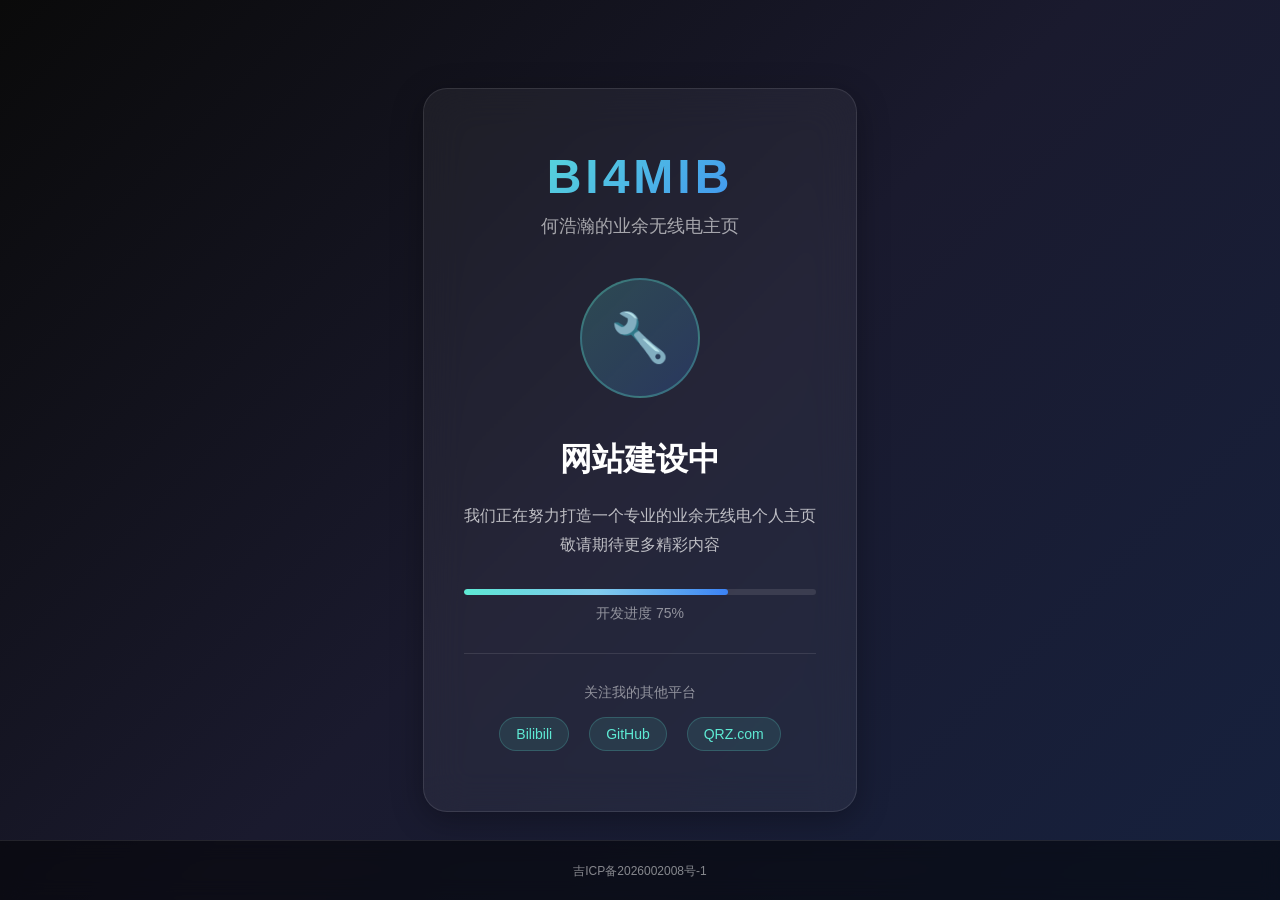
<file: maintenance.html>
<!DOCTYPE html>
<html lang="zh-CN">
<head>
    <meta charset="UTF-8">
    <meta name="viewport" content="width=device-width, initial-scale=1.0">
    <title>网站建设中 - BI4MIB</title>
    <style>
        * {
            margin: 0;
            padding: 0;
            box-sizing: border-box;
        }

        body {
            font-family: -apple-system, BlinkMacSystemFont, 'Segoe UI', 'PingFang SC', 'Hiragino Sans GB', 'Microsoft YaHei', sans-serif;
            background: linear-gradient(135deg, #0a0a0a 0%, #1a1a2e 50%, #16213e 100%);
            min-height: 100vh;
            display: flex;
            flex-direction: column;
            justify-content: center;
            align-items: center;
            color: #fff;
            overflow: hidden;
        }

        /* 背景动画 */
        .bg-animation {
            position: fixed;
            top: 0;
            left: 0;
            width: 100%;
            height: 100%;
            overflow: hidden;
            z-index: 0;
        }

        .bg-animation span {
            position: absolute;
            display: block;
            width: 20px;
            height: 20px;
            background: rgba(94, 234, 212, 0.1);
            animation: float 20s linear infinite;
            bottom: -150px;
            border-radius: 50%;
        }

        .bg-animation span:nth-child(1) { left: 25%; width: 80px; height: 80px; animation-delay: 0s; }
        .bg-animation span:nth-child(2) { left: 10%; width: 20px; height: 20px; animation-delay: 2s; animation-duration: 12s; }
        .bg-animation span:nth-child(3) { left: 70%; width: 20px; height: 20px; animation-delay: 4s; }
        .bg-animation span:nth-child(4) { left: 40%; width: 60px; height: 60px; animation-delay: 0s; animation-duration: 18s; }
        .bg-animation span:nth-child(5) { left: 65%; width: 20px; height: 20px; animation-delay: 0s; }
        .bg-animation span:nth-child(6) { left: 75%; width: 110px; height: 110px; animation-delay: 3s; }
        .bg-animation span:nth-child(7) { left: 35%; width: 150px; height: 150px; animation-delay: 7s; }
        .bg-animation span:nth-child(8) { left: 50%; width: 25px; height: 25px; animation-delay: 15s; animation-duration: 45s; }
        .bg-animation span:nth-child(9) { left: 20%; width: 15px; height: 15px; animation-delay: 2s; animation-duration: 35s; }
        .bg-animation span:nth-child(10) { left: 85%; width: 150px; height: 150px; animation-delay: 0s; animation-duration: 11s; }

        @keyframes float {
            0% {
                transform: translateY(0) rotate(0deg);
                opacity: 1;
                border-radius: 0;
            }
            100% {
                transform: translateY(-1000px) rotate(720deg);
                opacity: 0;
                border-radius: 50%;
            }
        }

        /* 主内容 */
        .container {
            position: relative;
            z-index: 1;
            text-align: center;
            padding: 40px;
            max-width: 600px;
        }

        /* 玻璃卡片 */
        .glass-card {
            background: rgba(255, 255, 255, 0.05);
            backdrop-filter: blur(20px);
            -webkit-backdrop-filter: blur(20px);
            border: 1px solid rgba(255, 255, 255, 0.1);
            border-radius: 24px;
            padding: 60px 40px;
            box-shadow: 0 8px 32px rgba(0, 0, 0, 0.3);
        }

        /* Logo/呼号 */
        .callsign {
            font-size: 48px;
            font-weight: 700;
            background: linear-gradient(135deg, #5eead4 0%, #3b82f6 100%);
            -webkit-background-clip: text;
            -webkit-text-fill-color: transparent;
            background-clip: text;
            margin-bottom: 10px;
            letter-spacing: 4px;
        }

        .subtitle {
            font-size: 18px;
            color: rgba(255, 255, 255, 0.6);
            margin-bottom: 40px;
        }

        /* 建设中图标 */
        .icon-wrapper {
            width: 120px;
            height: 120px;
            margin: 0 auto 40px;
            position: relative;
        }

        .icon {
            width: 100%;
            height: 100%;
            background: linear-gradient(135deg, rgba(94, 234, 212, 0.2) 0%, rgba(59, 130, 246, 0.2) 100%);
            border-radius: 50%;
            display: flex;
            align-items: center;
            justify-content: center;
            font-size: 48px;
            border: 2px solid rgba(94, 234, 212, 0.3);
            animation: pulse 2s ease-in-out infinite;
        }

        @keyframes pulse {
            0%, 100% { transform: scale(1); opacity: 1; }
            50% { transform: scale(1.05); opacity: 0.8; }
        }

        /* 标题 */
        h1 {
            font-size: 32px;
            font-weight: 600;
            margin-bottom: 20px;
            color: #fff;
        }

        /* 描述 */
        .description {
            font-size: 16px;
            line-height: 1.8;
            color: rgba(255, 255, 255, 0.7);
            margin-bottom: 30px;
        }

        /* 进度条 */
        .progress-wrapper {
            margin: 30px 0;
        }

        .progress-bar {
            width: 100%;
            height: 6px;
            background: rgba(255, 255, 255, 0.1);
            border-radius: 3px;
            overflow: hidden;
            position: relative;
        }

        .progress-fill {
            height: 100%;
            width: 75%;
            background: linear-gradient(90deg, #5eead4 0%, #3b82f6 100%);
            border-radius: 3px;
            animation: progress 3s ease-in-out infinite;
            position: relative;
        }

        .progress-fill::after {
            content: '';
            position: absolute;
            top: 0;
            left: 0;
            right: 0;
            bottom: 0;
            background: linear-gradient(90deg, transparent, rgba(255,255,255,0.3), transparent);
            animation: shimmer 2s infinite;
        }

        @keyframes progress {
            0%, 100% { width: 60%; }
            50% { width: 80%; }
        }

        @keyframes shimmer {
            0% { transform: translateX(-100%); }
            100% { transform: translateX(100%); }
        }

        .progress-text {
            font-size: 14px;
            color: rgba(255, 255, 255, 0.5);
            margin-top: 10px;
        }

        /* 联系信息 */
        .contact {
            margin-top: 30px;
            padding-top: 30px;
            border-top: 1px solid rgba(255, 255, 255, 0.1);
        }

        .contact-title {
            font-size: 14px;
            color: rgba(255, 255, 255, 0.5);
            margin-bottom: 15px;
        }

        .contact-links {
            display: flex;
            justify-content: center;
            gap: 20px;
            flex-wrap: wrap;
        }

        .contact-link {
            color: #5eead4;
            text-decoration: none;
            font-size: 14px;
            transition: all 0.3s ease;
            padding: 8px 16px;
            border-radius: 20px;
            background: rgba(94, 234, 212, 0.1);
            border: 1px solid rgba(94, 234, 212, 0.2);
        }

        .contact-link:hover {
            background: rgba(94, 234, 212, 0.2);
            transform: translateY(-2px);
        }

        /* 页脚 */
        .footer {
            position: fixed;
            bottom: 0;
            left: 0;
            right: 0;
            padding: 20px;
            text-align: center;
            background: rgba(0, 0, 0, 0.5);
            backdrop-filter: blur(10px);
            -webkit-backdrop-filter: blur(10px);
            border-top: 1px solid rgba(255, 255, 255, 0.1);
            z-index: 10;
        }

        .beian {
            color: rgba(255, 255, 255, 0.5);
            font-size: 12px;
            text-decoration: none;
            transition: color 0.3s ease;
        }

        .beian:hover {
            color: #5eead4;
        }

        /* 响应式 */
        @media (max-width: 640px) {
            .container {
                padding: 20px;
            }

            .glass-card {
                padding: 40px 24px;
            }

            .callsign {
                font-size: 36px;
            }

            h1 {
                font-size: 24px;
            }

            .icon-wrapper {
                width: 100px;
                height: 100px;
            }

            .icon {
                font-size: 36px;
            }
        }
    </style>
</head>
<body>
    <!-- 背景动画 -->
    <div class="bg-animation">
        <span></span><span></span><span></span><span></span><span></span>
        <span></span><span></span><span></span><span></span><span></span>
    </div>

    <!-- 主内容 -->
    <div class="container">
        <div class="glass-card">
            <!-- 呼号 -->
            <div class="callsign">BI4MIB</div>
            <div class="subtitle">何浩瀚的业余无线电主页</div>

            <!-- 图标 -->
            <div class="icon-wrapper">
                <div class="icon">🔧</div>
            </div>

            <!-- 标题 -->
            <h1>网站建设中</h1>

            <!-- 描述 -->
            <p class="description">
                我们正在努力打造一个专业的业余无线电个人主页<br>
                敬请期待更多精彩内容
            </p>

            <!-- 进度条 -->
            <div class="progress-wrapper">
                <div class="progress-bar">
                    <div class="progress-fill"></div>
                </div>
                <div class="progress-text">开发进度 75%</div>
            </div>

            <!-- 联系信息 -->
            <div class="contact">
                <div class="contact-title">关注我的其他平台</div>
                <div class="contact-links">
                    <a href="https://space.bilibili.com/355594537" class="contact-link" target="_blank">Bilibili</a>
                    <a href="https://github.com/HaohanHe" class="contact-link" target="_blank">GitHub</a>
                    <a href="https://www.qrz.com/db/BI4MIB" class="contact-link" target="_blank">QRZ.com</a>
                </div>
            </div>
        </div>
    </div>

    <!-- 页脚备案 -->
    <footer class="footer">
        <a href="https://beian.miit.gov.cn/" target="_blank" rel="noopener noreferrer" class="beian">
            吉ICP备2026002008号-1
        </a>
    </footer>
</body>
</html>
</file>
<file: css/style.css>
/* ============================================================
   BI4MIB — Design System v2
   暗色 * 香槟金 * 玻璃质感 / 现代排版与留白体系
   ============================================================ */

/* ---------- Design Tokens ---------- */
:root {
    /* 背景层 */
    --bg-0: #07080b;
    --bg-1: #0a0c11;
    --bg-2: #0e1017;

    /* 表面与描边 */
    --surface: rgba(255, 255, 255, 0.028);
    --surface-2: rgba(255, 255, 255, 0.05);
    --surface-3: rgba(255, 255, 255, 0.08);
    --line: rgba(255, 255, 255, 0.07);
    --line-strong: rgba(255, 255, 255, 0.14);

    /* 文本 */
    --text-1: #f5f3ef;
    --text-2: #a9a6a0;
    --text-3: #716e68;

    /* 品牌色：香槟金 + 暖橙 */
    --gold: #d9bd8f;
    --gold-strong: #ecd3a6;
    --gold-dim: rgba(217, 189, 143, 0.14);
    --warm: #e8a87c;
    --amber: #d4a574;

    /* 圆角 / 阴影 / 动效 */
    --r-s: 10px;
    --r-m: 16px;
    --r-l: 22px;
    --r-xl: 30px;
    --shadow-s: 0 2px 12px rgba(0, 0, 0, 0.35);
    --shadow-m: 0 12px 40px rgba(0, 0, 0, 0.45);
    --shadow-l: 0 24px 80px rgba(0, 0, 0, 0.55);
    --ease: cubic-bezier(0.22, 1, 0.36, 1);
    --ease-io: cubic-bezier(0.65, 0, 0.35, 1);

    /* 字体 */
    --font-display: "Space Grotesk", "PingFang SC", "HarmonyOS Sans SC", "Microsoft YaHei", sans-serif;
    --font-sans: -apple-system, BlinkMacSystemFont, "Segoe UI", "PingFang SC", "HarmonyOS Sans SC", "Hiragino Sans GB", "Microsoft YaHei", "Noto Sans SC", sans-serif;
    --font-mono: "JetBrains Mono", ui-monospace, SFMono-Regular, Menlo, Consolas, monospace;
}

/* ---------- Reset / Base ---------- */
* { margin: 0; padding: 0; box-sizing: border-box; }

html { scroll-behavior: smooth; }

body {
    font-family: var(--font-sans);
    background: var(--bg-0);
    color: var(--text-1);
    line-height: 1.75;
    min-height: 100vh;
    -webkit-font-smoothing: antialiased;
    text-rendering: optimizeLegibility;
    overflow-x: hidden;
}

/* 极光环境光 */
body::before {
    content: "";
    position: fixed;
    inset: 0;
    background:
        radial-gradient(60rem 40rem at 12% -8%, rgba(217, 189, 143, 0.07), transparent 60%),
        radial-gradient(50rem 36rem at 92% 8%, rgba(232, 168, 124, 0.05), transparent 55%),
        radial-gradient(46rem 46rem at 50% 108%, rgba(120, 140, 220, 0.05), transparent 60%),
        var(--bg-0);
    z-index: -2;
    pointer-events: none;
}

/* 细网格纹理 */
body::after {
    content: "";
    position: fixed;
    inset: 0;
    background-image:
        linear-gradient(rgba(255, 255, 255, 0.016) 1px, transparent 1px),
        linear-gradient(90deg, rgba(255, 255, 255, 0.016) 1px, transparent 1px);
    background-size: 72px 72px;
    mask-image: radial-gradient(ellipse 90% 70% at 50% 0%, #000 20%, transparent 75%);
    z-index: -1;
    pointer-events: none;
}

a { color: var(--gold); text-decoration: none; transition: color 0.25s var(--ease); }
a:hover { color: var(--gold-strong); }
p { color: var(--text-2); }
h1 { line-height: 1.15; }

::selection { background: rgba(217, 189, 143, 0.32); color: #fff; }

::-webkit-scrollbar { width: 10px; height: 10px; }
::-webkit-scrollbar-track { background: var(--bg-0); }
::-webkit-scrollbar-thumb { background: rgba(255, 255, 255, 0.12); border-radius: 99px; border: 2px solid var(--bg-0); }
::-webkit-scrollbar-thumb:hover { background: rgba(217, 189, 143, 0.4); }

*:focus { outline: none; }
*:focus-visible,
a:focus-visible,
button:focus-visible,
[role="button"]:focus-visible,
[role="option"]:focus-visible,
[role="tab"]:focus-visible {
    outline: 2px solid var(--gold);
    outline-offset: 3px;
    border-radius: 4px;
}

*:focus:not(:focus-visible) { outline: none; }

.sr-only {
    position: absolute;
    width: 1px; height: 1px;
    padding: 0; margin: -1px;
    overflow: hidden;
    clip: rect(0, 0, 0, 0);
    white-space: nowrap;
    border: 0;
}

.skip-link {
    position: fixed;
    top: -100%;
    left: 50%;
    transform: translateX(-50%);
    z-index: 3000;
    padding: 12px 28px;
    background: var(--gold);
    color: #14100a;
    font-weight: 600;
    font-size: 14px;
    border-radius: 0 0 var(--r-m) var(--r-m);
    transition: top 0.3s var(--ease);
}
.skip-link:focus { top: 0; color: #14100a; }

/* ---------- Layout ---------- */
.container {
    width: min(1120px, calc(100% - 48px));
    margin-inline: auto;
}

.section { padding: clamp(72px, 10vw, 128px) 0; position: relative; }

.section-header { margin-bottom: clamp(36px, 5vw, 56px); }

.section-title {
    font-family: var(--font-display);
    font-size: clamp(26px, 4vw, 40px);
    font-weight: 600;
    letter-spacing: -0.02em;
    line-height: 1.2;
    display: inline-block;
    position: relative;
    color: var(--text-1);
}

.section-title::after {
    content: "";
    display: block;
    width: 44px;
    height: 2px;
    margin-top: 14px;
    border-radius: 2px;
    background: linear-gradient(90deg, var(--gold), transparent);
}

.section-subtitle {
    margin-top: 14px;
    color: var(--text-3);
    font-size: 15px;
    max-width: 56ch;
}

.section-title-link { display: inline-flex; align-items: center; gap: 14px; }
.section-title-link:hover .section-title::after { width: 76px; transition: width 0.35s var(--ease); }
.section-title-arrow {
    width: 40px; height: 40px;
    display: inline-flex;
    align-items: center;
    justify-content: center;
    border-radius: 50%;
    border: 1px solid var(--line-strong);
    color: var(--gold);
    font-size: 14px;
    transition: all 0.3s var(--ease);
}
.section-title-link:hover .section-title-arrow {
    background: var(--gold);
    border-color: var(--gold);
    color: #14100a;
    transform: translateX(4px);
}

/* ---------- Header ---------- */
.header {
    position: fixed;
    inset: 0 0 auto 0;
    z-index: 1000;
    transition: background 0.4s var(--ease), border-color 0.4s var(--ease), backdrop-filter 0.4s var(--ease);
    border-bottom: 1px solid transparent;
}

.header.scrolled {
    background: rgba(7, 8, 11, 0.72);
    -webkit-backdrop-filter: blur(18px) saturate(1.4);
    backdrop-filter: blur(18px) saturate(1.4);
    border-bottom-color: var(--line);
}

.header-inner {
    width: min(1120px, calc(100% - 48px));
    margin-inline: auto;
    height: 72px;
    display: flex;
    align-items: center;
    justify-content: space-between;
    gap: 24px;
}

.logo {
    font-family: var(--font-display);
    font-size: 20px;
    font-weight: 700;
    letter-spacing: 0.14em;
    color: var(--text-1);
    display: inline-flex;
    align-items: center;
    gap: 10px;
}
.logo::before {
    content: "";
    width: 9px; height: 9px;
    border-radius: 50%;
    background: var(--gold);
    box-shadow: 0 0 12px var(--gold);
    animation: logoPulse 2.6s ease-in-out infinite;
}
.logo:hover { color: var(--gold-strong); }

@keyframes logoPulse {
    0%, 100% { opacity: 1; transform: scale(1); }
    50% { opacity: 0.55; transform: scale(0.82); }
}

.nav-list {
    display: flex;
    align-items: center;
    gap: 4px;
    list-style: none;
}

.nav-list a {
    display: block;
    padding: 8px 14px;
    font-size: 14.5px;
    color: var(--text-2);
    border-radius: 99px;
    transition: color 0.25s var(--ease), background 0.25s var(--ease);
}
.nav-list a:hover { color: var(--text-1); background: var(--surface-2); }
.nav-list a.active { color: var(--gold); background: var(--gold-dim); }

/* 语言切换 */
.lang-switcher { position: relative; }

.lang-btn {
    display: inline-flex;
    align-items: center;
    gap: 8px;
    padding: 8px 14px;
    font-family: var(--font-mono);
    font-size: 12.5px;
    letter-spacing: 0.06em;
    color: var(--text-2);
    background: var(--surface);
    border: 1px solid var(--line);
    border-radius: 99px;
    cursor: pointer;
    transition: all 0.25s var(--ease);
}
.lang-btn:hover { color: var(--text-1); border-color: var(--line-strong); background: var(--surface-2); }
.lang-btn[aria-expanded="true"] { color: var(--gold); border-color: rgba(217, 189, 143, 0.4); background: var(--gold-dim); }
.lang-chevron { font-size: 9px; transition: transform 0.3s var(--ease); }
.lang-btn[aria-expanded="true"] .lang-chevron { transform: rotate(180deg); }

.lang-dropdown {
    position: absolute;
    top: calc(100% + 10px);
    right: 0;
    min-width: 168px;
    padding: 8px;
    background: rgba(14, 16, 23, 0.92);
    -webkit-backdrop-filter: blur(20px);
    backdrop-filter: blur(20px);
    border: 1px solid var(--line-strong);
    border-radius: var(--r-m);
    box-shadow: var(--shadow-m);
    opacity: 0;
    visibility: hidden;
    transform: translateY(8px) scale(0.97);
    transform-origin: top right;
    transition: all 0.28s var(--ease);
    z-index: 1100;
}
.lang-dropdown.active { opacity: 1; visibility: visible; transform: translateY(0) scale(1); }

.lang-option {
    display: flex;
    align-items: center;
    justify-content: space-between;
    gap: 12px;
    width: 100%;
    padding: 10px 12px;
    font-family: var(--font-sans);
    font-size: 14px;
    color: var(--text-2);
    background: none;
    border: none;
    border-radius: var(--r-s);
    cursor: pointer;
    text-align: left;
    transition: all 0.2s var(--ease);
}
.lang-option:hover { color: var(--text-1); background: var(--surface-2); }
.lang-option.active { color: var(--gold); background: var(--gold-dim); }
.lang-option.active::after { content: "\2713"; font-size: 12px; }

/* 移动端菜单 */
.menu-toggle {
    display: none;
    flex-direction: column;
    justify-content: center;
    gap: 5px;
    width: 42px; height: 42px;
    padding: 10px;
    background: var(--surface);
    border: 1px solid var(--line);
    border-radius: 12px;
    cursor: pointer;
}
.menu-bar {
    display: block;
    width: 100%;
    height: 1.5px;
    background: var(--text-1);
    border-radius: 2px;
    transition: all 0.35s var(--ease);
}
.menu-toggle.active .menu-bar:nth-child(1) { transform: translateY(6.5px) rotate(45deg); }
.menu-toggle.active .menu-bar:nth-child(2) { opacity: 0; transform: scaleX(0); }
.menu-toggle.active .menu-bar:nth-child(3) { transform: translateY(-6.5px) rotate(-45deg); }

.mobile-overlay {
    position: fixed;
    inset: 0;
    background: rgba(4, 5, 8, 0.6);
    -webkit-backdrop-filter: blur(6px);
    backdrop-filter: blur(6px);
    opacity: 0;
    visibility: hidden;
    transition: all 0.35s var(--ease);
    z-index: 1050;
}
.mobile-overlay.active { opacity: 1; visibility: visible; }

.mobile-nav {
    position: fixed;
    top: 0; right: 0;
    width: min(320px, 84vw);
    height: 100vh;
    padding: 96px 32px 40px;
    background: rgba(10, 12, 17, 0.96);
    -webkit-backdrop-filter: blur(24px);
    backdrop-filter: blur(24px);
    border-left: 1px solid var(--line);
    transform: translateX(100%);
    transition: transform 0.45s var(--ease);
    z-index: 1060;
}
.mobile-nav.active { transform: translateX(0); }

.mobile-nav-list {
    list-style: none;
    display: flex;
    flex-direction: column;
    gap: 6px;
}
.mobile-nav-list a {
    display: block;
    padding: 14px 16px;
    font-size: 17px;
    color: var(--text-2);
    border-radius: var(--r-m);
    border: 1px solid transparent;
    opacity: 0;
    transform: translateX(16px);
    transition: all 0.2s var(--ease);
}
.mobile-nav.active .mobile-nav-list a {
    animation: navItemIn 0.5s var(--ease) forwards;
}
.mobile-nav.active .mobile-nav-list li:nth-child(1) a { animation-delay: 0.08s; }
.mobile-nav.active .mobile-nav-list li:nth-child(2) a { animation-delay: 0.14s; }
.mobile-nav.active .mobile-nav-list li:nth-child(3) a { animation-delay: 0.2s; }
.mobile-nav.active .mobile-nav-list li:nth-child(4) a { animation-delay: 0.26s; }
.mobile-nav.active .mobile-nav-list li:nth-child(5) a { animation-delay: 0.32s; }
.mobile-nav.active .mobile-nav-list li:nth-child(6) a { animation-delay: 0.38s; }
.mobile-nav-list a:hover { color: var(--text-1); background: var(--surface-2); border-color: var(--line); }

@keyframes navItemIn {
    to { opacity: 1; transform: translateX(0); }
}

/* ---------- Hero ---------- */
.hero {
    position: relative;
    min-height: 100svh;
    display: flex;
    flex-direction: column;
    align-items: center;
    justify-content: center;
    text-align: center;
    overflow: hidden;
    padding: 120px 24px 80px;
}

#starfield {
    position: absolute;
    inset: 0;
    width: 100%;
    height: 100%;
    z-index: 0;
    pointer-events: none;
}

.hero-glow {
    position: absolute;
    width: 56rem; height: 56rem;
    top: -28%; left: 50%;
    transform: translateX(-50%);
    background: radial-gradient(circle, rgba(217, 189, 143, 0.12) 0%, transparent 55%);
    filter: blur(40px);
    pointer-events: none;
    z-index: 0;
    animation: glowDrift 14s ease-in-out infinite alternate;
}
.hero-glow--secondary {
    top: auto; bottom: -40%;
    width: 40rem; height: 40rem;
    background: radial-gradient(circle, rgba(232, 168, 124, 0.1) 0%, transparent 55%);
    animation-delay: -7s;
    animation-duration: 18s;
}

@keyframes glowDrift {
    from { transform: translateX(-50%) translateY(0) scale(1); }
    to { transform: translateX(-52%) translateY(40px) scale(1.08); }
}

.ripple-ring {
    position: absolute;
    top: 50%; left: 50%;
    width: 320px; height: 320px;
    margin: -160px 0 0 -160px;
    border: 1px solid rgba(217, 189, 143, 0.16);
    border-radius: 50%;
    pointer-events: none;
    z-index: 0;
    animation: ripple 7s var(--ease-io) infinite;
}
.ripple-ring:nth-of-type(2) { animation-delay: 2.3s; }
.ripple-ring:nth-of-type(3) { animation-delay: 4.6s; }

@keyframes ripple {
    0% { transform: scale(0.4); opacity: 0; }
    12% { opacity: 0.9; }
    100% { transform: scale(2.6); opacity: 0; }
}

.hero-content {
    position: relative;
    z-index: 1;
    max-width: 880px;
    display: flex;
    flex-direction: column;
    align-items: center;
    gap: 26px;
}

.hero-eyebrow {
    display: inline-flex;
    align-items: center;
    gap: 10px;
    padding: 7px 18px 7px 14px;
    font-family: var(--font-mono);
    font-size: 12px;
    letter-spacing: 0.28em;
    text-transform: uppercase;
    color: var(--gold);
    background: var(--gold-dim);
    border: 1px solid rgba(217, 189, 143, 0.25);
    border-radius: 99px;
}
.hero-eyebrow::before {
    content: "";
    width: 6px; height: 6px;
    border-radius: 50%;
    background: var(--gold);
    box-shadow: 0 0 10px var(--gold);
    animation: logoPulse 2s ease-in-out infinite;
}

/* 大字呼号：恢复原版风格（font-weight 100 极细 + 奶油渐变微光） */
.hero-title {
    font-size: clamp(60px, 14vw, 140px);
    font-weight: 100;
    letter-spacing: -0.05em;
    line-height: 0.92;
    margin-bottom: 0;
    color: transparent;
    background: linear-gradient(
        135deg,
        #f5f0e1 0%,
        #e8ddd0 30%,
        #d4c5a9 60%,
        #f5f0e1 100%
    );
    background-size: 200% 200%;
    -webkit-background-clip: text;
    background-clip: text;
    -webkit-text-fill-color: transparent;
    position: relative;
    text-shadow: none;
    filter: drop-shadow(0 0 40px rgba(201, 168, 108, 0.15));
    animation:
        heroTitleShimmer 10s ease-in-out 1s infinite;
}

.hero-title::after {
    content: 'BI4MIB';
    position: absolute;
    inset: 0;
    font-size: inherit;
    font-weight: inherit;
    letter-spacing: inherit;
    line-height: inherit;
    color: rgba(201, 168, 108, 0.18);
    filter: blur(50px);
    z-index: -1;
    animation: heroTitleGlow 12s ease-in-out infinite;
}

@keyframes heroTitleShimmer {
    0%, 100% { background-position: 0% 50%; }
    50% { background-position: 100% 50%; }
}

@keyframes heroTitleGlow {
    0%, 100% { opacity: 0.5; filter: blur(50px); }
    50% { opacity: 0.8; filter: blur(55px); }
}

.hero-subtitle {
    font-size: clamp(16px, 2.4vw, 21px);
    font-weight: 400;
    color: var(--text-2);
    letter-spacing: 0.04em;
    max-width: 34ch;
}

.hero-tags {
    display: flex;
    flex-wrap: wrap;
    justify-content: center;
    gap: 10px;
    margin-top: 6px;
}

.tag {
    display: inline-flex;
    align-items: center;
    gap: 8px;
    padding: 8px 18px;
    font-size: 13.5px;
    color: var(--text-2);
    background: var(--surface);
    border: 1px solid var(--line);
    border-radius: 99px;
    transition: all 0.3s var(--ease);
}
.tag::before {
    content: "";
    width: 5px; height: 5px;
    border-radius: 50%;
    background: var(--gold);
    opacity: 0.75;
}
.tag:hover {
    color: var(--text-1);
    border-color: rgba(217, 189, 143, 0.45);
    background: var(--gold-dim);
    transform: translateY(-2px);
}

.scroll-indicator {
    position: absolute;
    bottom: 36px;
    left: 50%;
    transform: translateX(-50%);
    width: 24px; height: 38px;
    border: 1.5px solid var(--line-strong);
    border-radius: 99px;
    z-index: 1;
}
.scroll-indicator span {
    position: absolute;
    top: 7px; left: 50%;
    width: 3px; height: 8px;
    margin-left: -1.5px;
    background: var(--gold);
    border-radius: 99px;
    animation: wheel 1.8s var(--ease-io) infinite;
}
@keyframes wheel {
    0% { transform: translateY(0); opacity: 1; }
    70% { transform: translateY(12px); opacity: 0; }
    100% { transform: translateY(0); opacity: 0; }
}

/* ---------- 轮播（首页 featured / 项目） ---------- */
.carousel-section { padding-top: clamp(48px, 6vw, 72px); }

.carousel { position: relative; }

.carousel-track {
    display: flex;
    gap: 24px;
    overflow-x: auto;
    scroll-snap-type: x mandatory;
    scrollbar-width: none;
    padding: 6px 2px 10px;
}
.carousel-track::-webkit-scrollbar { display: none; }

.carousel-btn {
    position: absolute;
    top: 50%;
    transform: translateY(-50%);
    z-index: 5;
    width: 46px; height: 46px;
    display: inline-flex;
    align-items: center;
    justify-content: center;
    font-size: 14px;
    color: var(--text-2);
    background: rgba(14, 16, 23, 0.8);
    -webkit-backdrop-filter: blur(12px);
    backdrop-filter: blur(12px);
    border: 1px solid var(--line-strong);
    border-radius: 50%;
    cursor: pointer;
    transition: all 0.3s var(--ease);
}
.carousel-btn:hover {
    color: #14100a;
    background: var(--gold);
    border-color: var(--gold);
    box-shadow: 0 6px 24px rgba(217, 189, 143, 0.35);
}
.carousel-prev { left: -23px; }
.carousel-next { right: -23px; }

.carousel-dots {
    display: flex;
    justify-content: center;
    gap: 8px;
    margin-top: 22px;
}
.carousel-dot {
    width: 7px; height: 7px;
    padding: 0;
    background: var(--surface-3);
    border: none;
    border-radius: 99px;
    cursor: pointer;
    transition: all 0.35s var(--ease);
}
.carousel-dot.active { width: 26px; background: var(--gold); }

.carousel-slide {
    flex: 0 0 min(560px, 100%);
    scroll-snap-align: start;
    background: var(--surface);
    border: 1px solid var(--line);
    border-radius: var(--r-l);
    overflow: hidden;
}
.carousel-image { width: 100%; height: 260px; object-fit: cover; display: block; }
.carousel-placeholder {
    height: 260px;
    display: flex;
    align-items: center;
    justify-content: center;
    font-size: 44px;
    color: var(--text-3);
    background: linear-gradient(135deg, var(--bg-2), var(--bg-1));
}
.carousel-content { padding: 28px 30px 32px; }
.carousel-title {
    font-family: var(--font-display);
    font-size: 22px;
    font-weight: 600;
    color: var(--text-1);
    margin-bottom: 10px;
}
.carousel-excerpt { font-size: 15px; color: var(--text-2); }

.carousel-wrapper { position: relative; }

/* ---------- 关于 ---------- */
.about-content {
    display: grid;
    grid-template-columns: auto 1fr;
    gap: clamp(32px, 5vw, 64px);
    align-items: center;
}

.avatar-glass {
    width: clamp(120px, 16vw, 168px);
    aspect-ratio: 1;
    display: flex;
    align-items: center;
    justify-content: center;
    font-family: var(--font-display);
    font-size: clamp(56px, 8vw, 76px);
    font-weight: 700;
    color: var(--gold-strong);
    background:
        radial-gradient(circle at 30% 25%, rgba(217, 189, 143, 0.22), transparent 55%),
        var(--surface-2);
    border: 1px solid rgba(217, 189, 143, 0.3);
    border-radius: 30% 70% 70% 30% / 30% 30% 70% 70%;
    box-shadow: var(--shadow-m), inset 0 1px 0 rgba(255, 255, 255, 0.12);
    animation: blobMorph 12s ease-in-out infinite;
}

@keyframes blobMorph {
    0%, 100% { border-radius: 30% 70% 70% 30% / 30% 30% 70% 70%; }
    33% { border-radius: 62% 38% 42% 58% / 55% 62% 38% 45%; }
    66% { border-radius: 42% 58% 66% 34% / 38% 45% 55% 62%; }
}

.about-name {
    font-family: var(--font-display);
    font-size: clamp(22px, 3vw, 30px);
    font-weight: 600;
    color: var(--text-1);
    letter-spacing: -0.01em;
}

.about-callsign {
    font-family: var(--font-mono);
    font-size: 14px;
    letter-spacing: 0.18em;
    color: var(--gold);
    margin: 4px 0 16px;
}

.about-bio {
    font-size: 16px;
    line-height: 1.9;
    color: var(--text-2);
    max-width: 62ch;
}

/* ---------- 液态光泽（卡片悬浮） ---------- */
.liquid-shine { position: relative; overflow: hidden; }
.liquid-shine::after {
    content: "";
    position: absolute;
    inset: 0;
    background: radial-gradient(
        18rem 18rem at var(--mouse-x, 50%) var(--mouse-y, 50%),
        rgba(255, 255, 255, 0.07),
        transparent 60%
    );
    opacity: 0;
    transition: opacity 0.45s var(--ease);
    pointer-events: none;
}
.liquid-shine:hover::after { opacity: 1; }

/* ---------- 项目卡片 ---------- */
.projects-grid { scroll-padding-left: 2px; }

.project-card {
    flex: 0 0 380px;
    scroll-snap-align: start;
    display: flex;
    flex-direction: column;
    background: var(--surface);
    border: 1px solid var(--line);
    border-radius: var(--r-l);
    overflow: hidden;
    transition: transform 0.45s var(--ease), border-color 0.45s var(--ease), box-shadow 0.45s var(--ease);
}
.project-card:hover {
    transform: translateY(-8px);
    border-color: rgba(217, 189, 143, 0.4);
    box-shadow: var(--shadow-l), 0 0 0 1px rgba(217, 189, 143, 0.12);
}

.project-image {
    position: relative;
    height: 200px;
    overflow: hidden;
    background: linear-gradient(135deg, var(--bg-2), var(--bg-1));
}
.project-image img {
    width: 100%; height: 100%;
    object-fit: cover;
    display: block;
    transition: transform 0.7s var(--ease);
}
.project-card:hover .project-image img { transform: scale(1.06); }
.project-image::after {
    content: "";
    position: absolute;
    inset: 0;
    background: linear-gradient(180deg, transparent 55%, rgba(7, 8, 11, 0.55));
    pointer-events: none;
}

.project-placeholder {
    position: absolute;
    inset: 0;
    display: flex;
    align-items: center;
    justify-content: center;
    font-family: var(--font-display);
    font-size: 76px;
    font-weight: 700;
    color: transparent;
    background: linear-gradient(160deg, rgba(217, 189, 143, 0.16), rgba(232, 168, 124, 0.08) 60%, transparent);
    -webkit-background-clip: text;
    background-clip: text;
}

.project-content {
    display: flex;
    flex-direction: column;
    gap: 14px;
    padding: 24px 26px 28px;
    flex: 1;
}

.project-title {
    font-family: var(--font-display);
    font-size: 20px;
    font-weight: 600;
    letter-spacing: -0.01em;
    color: var(--text-1);
}

.project-description {
    font-size: 14px;
    line-height: 1.8;
    color: var(--text-2);
    display: -webkit-box;
    -webkit-line-clamp: 4;
    -webkit-box-orient: vertical;
    overflow: hidden;
}

.project-tags {
    display: flex;
    flex-wrap: wrap;
    gap: 6px;
}
.project-tags .tag {
    padding: 4px 12px;
    font-family: var(--font-mono);
    font-size: 11.5px;
    letter-spacing: 0.02em;
    color: var(--text-3);
    background: var(--surface-2);
    border-color: transparent;
}
.project-tags .tag::before { display: none; }
.project-tags .tag:hover { transform: none; }

.project-meta {
    display: flex;
    flex-wrap: wrap;
    gap: 6px 18px;
    margin-top: auto;
    padding-top: 14px;
    border-top: 1px solid var(--line);
    font-size: 12.5px;
    color: var(--text-3);
}
.project-meta span { display: inline-flex; align-items: center; gap: 7px; }
.project-meta .fa-star { color: var(--gold); }

a.project-link { color: inherit; display: flex; }
a.project-link:hover { color: inherit; }

/* ---------- 评测 ---------- */
.reviews-grid {
    display: grid;
    grid-template-columns: repeat(auto-fill, minmax(300px, 1fr));
    gap: 22px;
}

.review-card {
    padding: 28px;
    background: var(--surface);
    border: 1px solid var(--line);
    border-radius: var(--r-l);
    transition: transform 0.4s var(--ease), border-color 0.4s var(--ease);
}
.review-card:hover { transform: translateY(-5px); border-color: var(--line-strong); }

.review-header {
    display: flex;
    align-items: flex-start;
    justify-content: space-between;
    gap: 16px;
    margin-bottom: 12px;
}
.review-title { font-size: 17px; font-weight: 600; color: var(--text-1); }
.review-rating { color: var(--gold); letter-spacing: 3px; font-size: 14px; white-space: nowrap; }
.review-excerpt { font-size: 14px; color: var(--text-2); }

/* ---------- 日志区 ---------- */
.logs-stats {
    display: grid;
    grid-template-columns: repeat(3, 1fr);
    gap: 18px;
    margin-bottom: 32px;
}

.log-stat {
    position: relative;
    padding: 26px 20px;
    text-align: center;
    background: var(--surface);
    border: 1px solid var(--line);
    border-radius: var(--r-l);
    overflow: hidden;
    transition: border-color 0.35s var(--ease), transform 0.35s var(--ease);
}
.log-stat:hover { border-color: rgba(217, 189, 143, 0.35); transform: translateY(-3px); }
.log-stat::before {
    content: "";
    position: absolute;
    inset: auto 0 0 0;
    height: 1px;
    background: linear-gradient(90deg, transparent, rgba(217, 189, 143, 0.5), transparent);
}

.stat-value {
    display: block;
    font-family: var(--font-display);
    font-size: clamp(30px, 4vw, 44px);
    font-weight: 700;
    letter-spacing: -0.02em;
    color: var(--gold);
    line-height: 1.1;
    font-variant-numeric: tabular-nums;
}
.stat-label {
    display: block;
    margin-top: 8px;
    font-size: 12.5px;
    letter-spacing: 0.14em;
    text-transform: uppercase;
    color: var(--text-3);
}

@keyframes glassPulse {
    0%, 100% { box-shadow: var(--shadow-s); }
    50% { box-shadow: 0 0 0 1px rgba(217, 189, 143, 0.16), 0 8px 34px rgba(217, 189, 143, 0.1); }
}

.logs-table-wrapper {
    border: 1px solid var(--line);
    border-radius: var(--r-l);
    background: var(--surface);
    overflow: hidden;
}

.logs-table {
    width: 100%;
    border-collapse: collapse;
    font-size: 14px;
}
.logs-table thead th {
    padding: 15px 18px;
    font-size: 12px;
    font-weight: 500;
    letter-spacing: 0.14em;
    text-transform: uppercase;
    text-align: left;
    color: var(--text-3);
    background: var(--surface-2);
    border-bottom: 1px solid var(--line);
    white-space: nowrap;
}
.logs-table tbody td {
    padding: 14px 18px;
    color: var(--text-2);
    border-bottom: 1px solid var(--line);
    white-space: nowrap;
}
.logs-table tbody tr:last-child td { border-bottom: none; }
.logs-table tbody tr { transition: background 0.25s var(--ease); }
.logs-table tbody tr:hover { background: var(--surface-2); }
.logs-table tbody td:first-child {
    font-family: var(--font-mono);
    font-size: 12.5px;
    color: var(--text-3);
}
.logs-table tbody td:nth-child(2) {
    font-family: var(--font-mono);
    color: var(--gold);
    font-weight: 500;
}

.logs-mode-filter {
    display: flex;
    flex-wrap: wrap;
    gap: 8px;
    margin-bottom: 22px;
}

.log-mode-pill {
    padding: 7px 16px;
    font-family: var(--font-mono);
    font-size: 12px;
    letter-spacing: 0.06em;
    color: var(--text-3);
    background: var(--surface);
    border: 1px solid var(--line);
    border-radius: 99px;
    cursor: pointer;
    transition: all 0.25s var(--ease);
}
.log-mode-pill:hover { color: var(--text-1); border-color: var(--line-strong); }
.log-mode-pill.active {
    color: #14100a;
    background: var(--gold);
    border-color: var(--gold);
    font-weight: 600;
}

.logs-show-more { display: flex;
    justify-content: center;
    margin-top: 24px;
}
.logs-show-more-btn {
    padding: 11px 30px;
    font-size: 14px;
    color: var(--gold);
    background: var(--gold-dim);
    border: 1px solid rgba(217, 189, 143, 0.3);
    border-radius: 99px;
    cursor: pointer;
    transition: all 0.3s var(--ease);
}
.logs-show-more-btn:hover {
    color: #14100a;
    background: var(--gold);
    box-shadow: 0 6px 24px rgba(217, 189, 143, 0.3);
}

/* ---------- 博客 ---------- */
.blog-grid {
    display: grid;
    grid-template-columns: repeat(auto-fill, minmax(300px, 1fr));
    gap: 22px;
}
.blog-card {
    padding: 26px;
    background: var(--surface);
    border: 1px solid var(--line);
    border-radius: var(--r-l);
    transition: transform 0.4s var(--ease), border-color 0.4s var(--ease);
}
.blog-card:hover { transform: translateY(-5px); border-color: var(--line-strong); }
.blog-date {
    font-family: var(--font-mono);
    font-size: 12px;
    letter-spacing: 0.1em;
    color: var(--gold);
    margin-bottom: 10px;
}
.blog-title {
    font-size: 17px;
    font-weight: 600;
    color: var(--text-1);
    margin-bottom: 8px;
}
.blog-excerpt { font-size: 14px; color: var(--text-2); }

/* ---------- 联系 ---------- */
.contact-content {
    display: grid;
    grid-template-columns: 1fr auto;
    gap: clamp(32px, 5vw, 72px);
    align-items: center;
}

.social-links {
    display: grid;
    grid-template-columns: repeat(auto-fill, minmax(108px, 1fr));
    gap: 14px;
}

.social-link {
    display: flex;
    flex-direction: column;
    align-items: center;
    gap: 10px;
    padding: 22px 12px;
    font-size: 13px;
    color: var(--text-2);
    background: var(--surface);
    border: 1px solid var(--line);
    border-radius: var(--r-m);
    transition: all 0.35s var(--ease);
}
.social-link i { font-size: 21px; color: var(--gold); transition: transform 0.35s var(--ease); }
.social-link:hover {
    color: var(--text-1);
    border-color: rgba(217, 189, 143, 0.4);
    background: var(--gold-dim);
    transform: translateY(-4px);
    box-shadow: 0 10px 30px rgba(0, 0, 0, 0.35);
}
.social-link:hover i { transform: scale(1.15); }

.qsl-info {
    min-width: 280px;
    padding: 30px 32px;
    background:
        radial-gradient(24rem 16rem at 20% 0%, rgba(217, 189, 143, 0.1), transparent 60%),
        var(--surface);
    border: 1px solid rgba(217, 189, 143, 0.22);
    border-radius: var(--r-l);
    box-shadow: var(--shadow-m);
}
.qsl-info h3 {
    font-family: var(--font-display);
    font-size: 17px;
    font-weight: 600;
    color: var(--gold);
    margin-bottom: 18px;
    letter-spacing: 0.02em;
}
.qsl-info dl { display: grid; grid-template-columns: auto 1fr; gap: 10px 20px; }
.qsl-info dt { font-size: 13px; color: var(--text-3); }
.qsl-info dd { font-size: 14px; color: var(--text-1); text-align: right; }
.qsl-info dd a { font-family: var(--font-mono); font-size: 13px; }

/* ---------- 页脚 ---------- */
.footer {
    border-top: 1px solid var(--line);
    padding: 48px 0 40px;
    background: rgba(7, 8, 11, 0.6);
}

.footer-content {
    display: flex;
    flex-direction: column;
    align-items: center;
    gap: 22px;
    text-align: center;
}

.footer-logo {
    font-family: var(--font-display);
    font-size: 22px;
    font-weight: 700;
    letter-spacing: 0.2em;
    color: var(--text-1);
}

.footer-links {
    display: flex;
    flex-wrap: wrap;
    justify-content: center;
    gap: 6px 8px;
}
.footer-links a {
    padding: 6px 14px;
    font-size: 13.5px;
    color: var(--text-3);
    border-radius: 99px;
}
.footer-links a:hover { color: var(--gold); background: var(--surface-2); }

.footer-copyright { font-size: 12.5px; color: var(--text-3); }
.footer-copyright p { color: var(--text-3); font-size: 12.5px; }

.footer-beian-wrapper {
    display: flex;
    flex-wrap: wrap;
    justify-content: center;
    gap: 8px 22px;
    margin-top: 12px;
}

.footer-beian {
    display: inline-flex;
    align-items: center;
    gap: 7px;
    font-size: 12.5px;
    color: var(--text-3);
    transition: color 0.25s var(--ease);
}
.footer-beian:hover { color: var(--text-2); }
.beian-icon { opacity: 0.6; }

/* ---------- Cookie 横幅 ---------- */
.cookie-banner {
    position: fixed;
    left: 50%;
    bottom: 28px;
    z-index: 2000;
    width: min(560px, calc(100% - 40px));
    padding: 18px 22px;
    background: rgba(14, 16, 23, 0.9);
    -webkit-backdrop-filter: blur(20px);
    backdrop-filter: blur(20px);
    border: 1px solid var(--line-strong);
    border-radius: var(--r-l);
    box-shadow: var(--shadow-l);
    transform: translate(-50%, 160%);
    opacity: 0;
    transition: transform 0.55s var(--ease), opacity 0.55s var(--ease);
}
.cookie-banner.show { transform: translate(-50%, 0); opacity: 1; }

.cookie-content {
    display: flex;
    align-items: center;
    gap: 18px;
}

.cookie-icon {
    flex-shrink: 0;
    width: 42px; height: 42px;
    display: flex;
    align-items: center;
    justify-content: center;
    font-size: 18px;
    color: var(--gold);
    background: var(--gold-dim);
    border-radius: 50%;
}

.cookie-text { flex: 1; }
.cookie-text h4 {
    font-size: 14.5px;
    font-weight: 600;
    color: var(--text-1);
    margin-bottom: 3px;
}
.cookie-text p { font-size: 13px; line-height: 1.6; color: var(--text-3); }

.cookie-actions { flex-shrink: 0; }
.cookie-btn {
    padding: 10px 24px;
    font-size: 13.5px;
    font-weight: 600;
    color: #14100a;
    background: var(--gold);
    border: none;
    border-radius: 99px;
    cursor: pointer;
    white-space: nowrap;
    transition: all 0.3s var(--ease);
}
.cookie-btn:hover {
    background: var(--gold-strong);
    box-shadow: 0 6px 22px rgba(217, 189, 143, 0.4);
}

/* ---------- 响应式 ---------- */
@media (max-width: 960px) {
    .about-content { grid-template-columns: 1fr; text-align: center; justify-items: center; }
    .about-info { text-align: center; }
    .about-bio { margin-inline: auto; }
    .contact-content { grid-template-columns: 1fr; }
    .qsl-info { min-width: 0; }
}

@media (max-width: 768px) {
    .nav, .lang-switcher { display: none; }
    .menu-toggle { display: flex; }

    .hero { padding-top: 100px; }
    .ripple-ring { width: 200px; height: 200px; margin: -100px 0 0 -100px; }

    .logs-stats { grid-template-columns: 1fr; gap: 12px; }
    .log-stat { display: flex; align-items: baseline; justify-content: center; gap: 14px; padding: 18px; }
    .stat-value { font-size: 30px; }
    .stat-label { margin-top: 0; }

    .carousel-btn { display: none; }
    .project-card { flex-basis: min(340px, 86vw); }

    .cookie-content { flex-wrap: wrap; }
    .cookie-actions { width: 100%; }
    .cookie-btn { width: 100%; }

    .qsl-info dl { grid-template-columns: 1fr; gap: 4px; }
    .qsl-info dd { text-align: left; }
}

/* ---------- 动效偏好 ---------- */
@media (prefers-reduced-motion: reduce) {
    *, *::before, *::after {
        animation-duration: 0.01ms !important;
        animation-iteration-count: 1 !important;
        transition-duration: 0.01ms !important;
    }
    html { scroll-behavior: auto; }
}
</file>
